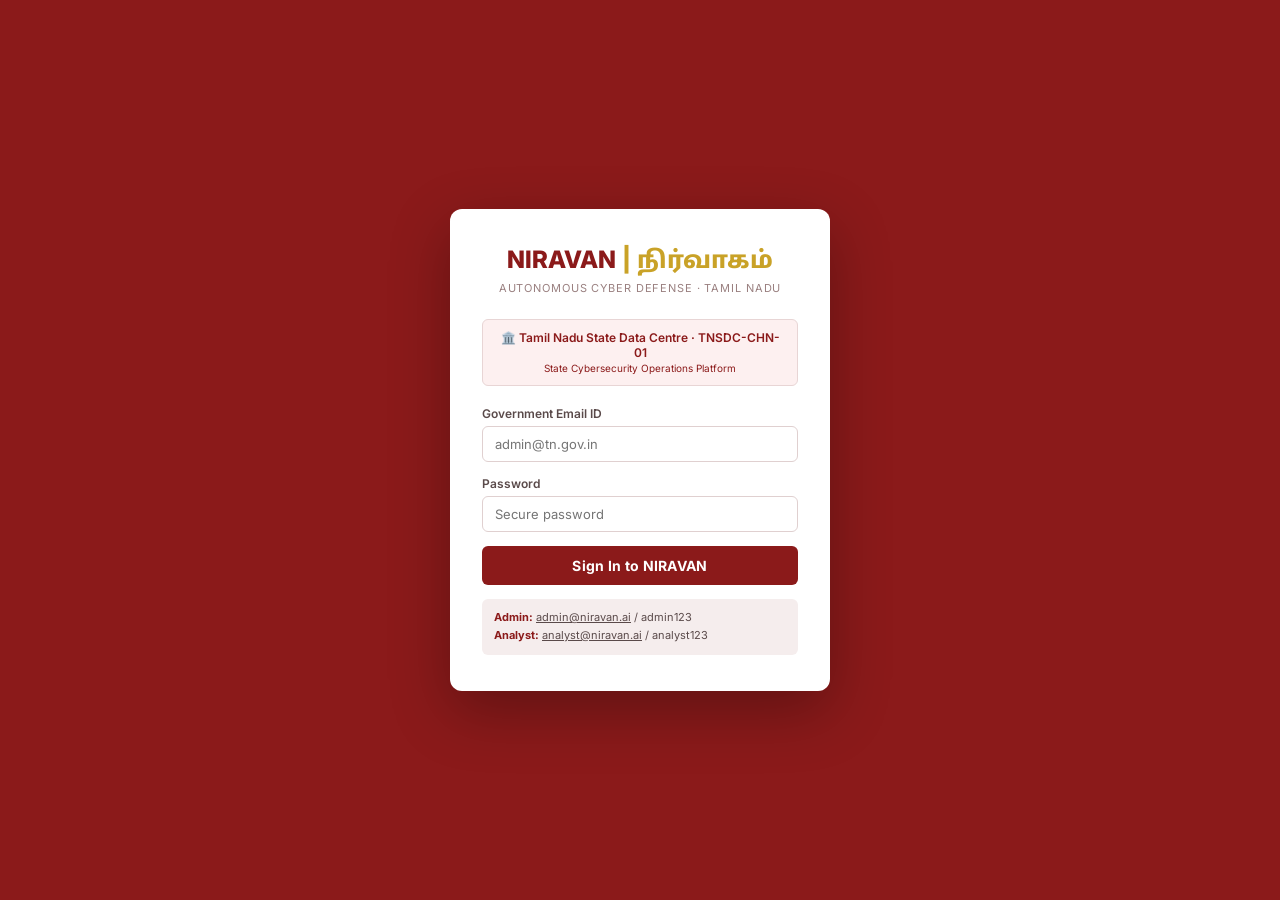
<file: index.html>
<!DOCTYPE html>
<html lang="en">
<head>
<meta charset="UTF-8">
<meta name="viewport" content="width=device-width, initial-scale=1.0">
<title>NIRAVAN | நிர்வாகம் — Tamil Nadu Cyber Defense</title>
<meta name="description" content="NIRAVAN — Autonomous AI Cyber Defense for Tamil Nadu Government">
<link href="https://fonts.googleapis.com/css2?family=Inter:wght@300;400;500;600;700;800&family=Noto+Sans+Tamil:wght@400;500;600;700&display=swap" rel="stylesheet">
<style>
/* ══════════════════════════════════════════════
   NIRAVAN Design System — Exact Match
══════════════════════════════════════════════ */
:root {
  --maroon: #8B1A1A;
  --maroon-dark: #6B1313;
  --maroon-deep: #5a1111;
  --maroon-light: #a52222;
  --gold: #C9A227;
  --gold-light: #d4b040;
  --sidebar-bg: #FDF0F0;
  --sidebar-active-bg: #f5e0e0;
  --header-bg: #8B1A1A;
  --main-bg: #f9f4f4;
  --white: #ffffff;
  --cream: #FFF8F5;
  --border: #e8d5d5;
  --border-light: #f0e0e0;
  --text-primary: #1a1a1a;
  --text-secondary: #5a4a4a;
  --text-muted: #9a8080;
  --green: #16a34a;
  --green-bg: #dcfce7;
  --green-border: #86efac;
  --red: #dc2626;
  --orange: #ea580c;
  --yellow: #ca8a04;
  --blue: #2563eb;
  --shadow: 0 1px 3px rgba(139,26,26,0.08), 0 1px 2px rgba(0,0,0,0.04);
  --shadow-md: 0 4px 12px rgba(139,26,26,0.1), 0 2px 4px rgba(0,0,0,0.04);
  --radius: 8px;
  --sidebar-width: 185px;
}

*, *::before, *::after { box-sizing: border-box; margin: 0; padding: 0; }
html, body { height: 100%; }
body {
  font-family: 'Inter', 'Noto Sans Tamil', sans-serif;
  font-size: 13px;
  color: var(--text-primary);
  background: var(--main-bg);
  overflow: hidden;
}

/* ══ LOGIN ══ */
#login-screen {
  position: fixed; inset: 0;
  background: var(--maroon);
  display: flex; align-items: center; justify-content: center;
  z-index: 9999;
}
.login-box {
  background: #fff;
  border-radius: 12px;
  padding: 36px 32px;
  width: 380px;
  box-shadow: 0 20px 60px rgba(0,0,0,0.3);
}
.login-brand {
  text-align: center;
  margin-bottom: 24px;
}
.login-brand-title {
  font-size: 24px;
  font-weight: 800;
  color: var(--maroon);
}
.login-brand-sep { color: var(--gold); margin: 0 6px; }
.login-brand-tamil {
  font-family: 'Noto Sans Tamil', sans-serif;
  color: var(--gold);
}
.login-brand-sub {
  font-size: 11px;
  color: var(--text-muted);
  margin-top: 4px;
  text-transform: uppercase;
  letter-spacing: 0.08em;
}
.login-org {
  background: var(--sidebar-bg);
  border: 1px solid var(--border);
  border-radius: 6px;
  padding: 10px 12px;
  margin-bottom: 20px;
  text-align: center;
  font-size: 12px;
  color: var(--maroon);
  font-weight: 600;
}
.lbl { display: block; font-size: 12px; font-weight: 600; color: var(--text-secondary); margin-bottom: 5px; }
.inp {
  width: 100%;
  padding: 9px 12px;
  border: 1px solid #e0d0d0;
  border-radius: 6px;
  font-size: 13px;
  font-family: inherit;
  outline: none;
  transition: border-color 0.15s;
  margin-bottom: 14px;
}
.inp:focus { border-color: var(--maroon); box-shadow: 0 0 0 3px rgba(139,26,26,0.1); }
.btn-login-main {
  width: 100%;
  background: var(--maroon);
  color: #fff;
  border: none;
  border-radius: 6px;
  padding: 11px;
  font-size: 14px;
  font-weight: 700;
  font-family: inherit;
  cursor: pointer;
  transition: background 0.15s;
  letter-spacing: 0.02em;
}
.btn-login-main:hover { background: var(--maroon-light); }
.login-hint {
  margin-top: 14px;
  background: #f5eded;
  border-radius: 6px;
  padding: 10px 12px;
  font-size: 11px;
  color: var(--text-secondary);
  line-height: 1.6;
}
.login-hint strong { color: var(--maroon); }
.login-err {
  color: var(--red);
  font-size: 12px;
  margin-bottom: 10px;
  display: none;
}

/* ══ SHELL ══ */
#app { display: none; height: 100vh; flex-direction: column; }
#app.active { display: flex; }

/* ══ HEADER ══ */
.header {
  height: 52px;
  background: var(--maroon);
  display: flex;
  align-items: center;
  padding: 0 18px;
  gap: 14px;
  flex-shrink: 0;
  border-bottom: 2px solid var(--maroon-dark);
}
.header-brand {
  display: flex;
  align-items: center;
  gap: 0;
  flex-shrink: 0;
}
.header-brand-name {
  font-size: 18px;
  font-weight: 800;
  color: var(--gold);
  letter-spacing: -0.01em;
}
.header-brand-sep {
  color: rgba(201,162,39,0.5);
  margin: 0 10px;
  font-weight: 300;
}
.header-brand-tamil {
  font-family: 'Noto Sans Tamil', sans-serif;
  font-size: 16px;
  font-weight: 600;
  color: var(--gold);
}
.header-page-label {
  font-size: 11px;
  font-weight: 700;
  text-transform: uppercase;
  letter-spacing: 0.1em;
  color: rgba(255,255,255,0.6);
  margin-left: 8px;
  flex-shrink: 0;
}
.header-search {
  flex: 1;
  max-width: 320px;
  margin: 0 auto;
  position: relative;
}
.header-search input {
  width: 100%;
  background: rgba(255,255,255,0.12);
  border: 1px solid rgba(255,255,255,0.2);
  border-radius: 6px;
  padding: 6px 12px 6px 30px;
  font-size: 12px;
  font-family: inherit;
  color: #fff;
  outline: none;
}
.header-search input::placeholder { color: rgba(255,255,255,0.5); }
.header-search-icon {
  position: absolute;
  left: 9px; top: 50%;
  transform: translateY(-50%);
  color: rgba(255,255,255,0.5);
  font-size: 13px;
}
.header-right { display: flex; align-items: center; gap: 10px; }
.header-lang-btn {
  background: transparent;
  border: 1px solid rgba(255,255,255,0.3);
  color: rgba(255,255,255,0.9);
  border-radius: 4px;
  padding: 4px 10px;
  font-size: 11px;
  font-weight: 600;
  font-family: 'Noto Sans Tamil', 'Inter', sans-serif;
  cursor: pointer;
  transition: all 0.15s;
  letter-spacing: 0.02em;
}
.header-lang-btn:hover { background: rgba(255,255,255,0.12); }
.header-sdc-badge {
  display: flex; align-items: center; gap: 6px;
  background: rgba(255,255,255,0.1);
  border: 1px solid rgba(255,255,255,0.2);
  border-radius: 20px;
  padding: 4px 10px 4px 6px;
  font-size: 10px;
  font-weight: 600;
  color: rgba(255,255,255,0.9);
  text-transform: uppercase;
  letter-spacing: 0.05em;
}
.sdc-icon {
  width: 22px; height: 22px;
  background: var(--gold);
  border-radius: 50%;
  display: flex; align-items: center; justify-content: center;
  font-size: 11px;
}
.header-online-dot {
  width: 7px; height: 7px;
  background: #4ade80;
  border-radius: 50%;
  flex-shrink: 0;
  box-shadow: 0 0 6px #4ade80;
}

/* ══ BODY LAYOUT ══ */
.app-body { display: flex; flex: 1; overflow: hidden; }

/* ══ SIDEBAR ══ */
.sidebar {
  width: var(--sidebar-width);
  background: var(--sidebar-bg);
  border-right: 1px solid var(--border);
  display: flex;
  flex-direction: column;
  flex-shrink: 0;
  overflow-y: auto;
}
.sidebar-profile {
  padding: 10px 14px 8px;
  border-bottom: 1px solid var(--border-light);
}
.sidebar-avatar {
  width: 44px; height: 44px;
  border-radius: 50%;
  overflow: hidden;
  border: 2px solid var(--border);
  margin: 0 auto 5px;
  background: linear-gradient(135deg, #8B1A1A 40%, #2c4a7a 100%);
  display: flex; align-items: center; justify-content: center;
  font-size: 16px;
  color: #fff;
  font-weight: 700;
}
.sidebar-system-label {
  text-align: center;
  font-size: 12px;
  font-weight: 700;
  color: var(--maroon);
}
.sidebar-system-sub {
  text-align: center;
  font-size: 9px;
  font-weight: 600;
  letter-spacing: 0.06em;
  text-transform: uppercase;
  color: var(--green);
  margin-top: 1px;
}
.sidebar-vigilance {
  text-align: center;
  font-size: 9px;
  color: var(--text-muted);
  letter-spacing: 0.04em;
  text-transform: uppercase;
  margin-top: 1px;
}
.sidebar-nav { padding: 4px 0; flex: 1; }
.nav-item {
  display: flex;
  align-items: center;
  gap: 8px;
  padding: 7px 14px;
  cursor: pointer;
  color: var(--text-secondary);
  font-size: 12px;
  font-weight: 500;
  transition: all 0.15s;
  border-right: 3px solid transparent;
  user-select: none;
}
.nav-item:hover { background: rgba(139,26,26,0.06); color: var(--maroon); }
.nav-item.active {
  background: var(--sidebar-active-bg);
  color: var(--maroon);
  border-right-color: var(--maroon);
  font-weight: 600;
}
.nav-icon {
  width: 18px; height: 18px;
  flex-shrink: 0;
  color: inherit;
  opacity: 0.8;
}
.nav-item.active .nav-icon { opacity: 1; }
.sidebar-authorize {
  margin: 8px 12px 4px;
}
.btn-authorize {
  width: 100%;
  background: var(--maroon-dark);
  color: #fff;
  border: none;
  border-radius: 6px;
  padding: 11px 12px;
  font-size: 12px;
  font-weight: 700;
  font-family: inherit;
  cursor: pointer;
  letter-spacing: 0.05em;
  text-transform: uppercase;
  transition: background 0.15s;
  display: flex; align-items: center; justify-content: center; gap: 6px;
}
.btn-authorize:hover { background: var(--maroon-light); }
.sidebar-bottom-links { padding: 8px 0 12px; border-top: 1px solid var(--border-light); margin-top: 4px; }

/* ══ MAIN CONTENT ══ */
.main { flex: 1; overflow-y: auto; }
.page { display: none; }
.page.active { display: block; }

/* ══ GUARDIAN MODE PAGE ══ */
.guardian-banner {
  background: linear-gradient(135deg, var(--maroon) 0%, var(--maroon-dark) 100%);
  color: #fff;
  padding: 28px 32px;
  position: relative;
  overflow: hidden;
}
.guardian-banner::after {
  content: '';
  position: absolute;
  right: -40px; top: -40px;
  width: 220px; height: 220px;
  border-radius: 50%;
  background: rgba(255,255,255,0.04);
}
.guardian-mode-badge {
  display: inline-flex; align-items: center; gap: 6px;
  background: rgba(201,162,39,0.2);
  border: 1px solid var(--gold);
  border-radius: 20px;
  padding: 4px 12px;
  font-size: 11px;
  font-weight: 700;
  color: var(--gold);
  letter-spacing: 0.05em;
  margin-bottom: 12px;
}
.guardian-mode-dot { width: 7px; height: 7px; background: var(--gold); border-radius: 50%; animation: blink 1.5s infinite; }
@keyframes blink { 0%,100%{opacity:1} 50%{opacity:0.3} }
.guardian-banner h1 { font-size: 26px; font-weight: 800; margin-bottom: 4px; }
.guardian-banner p { font-size: 13px; color: rgba(255,255,255,0.7); }
.guardian-grid {
  display: grid;
  grid-template-columns: repeat(4, 1fr);
  gap: 0;
  border-top: 1px solid rgba(255,255,255,0.1);
  margin-top: 20px;
}
.guardian-stat {
  padding: 16px;
  border-right: 1px solid rgba(255,255,255,0.1);
  text-align: center;
}
.guardian-stat:last-child { border-right: none; }
.guardian-stat-val { font-size: 28px; font-weight: 800; color: var(--gold); }
.guardian-stat-val.ok { color: #4ade80; }
.guardian-stat-val.warn { color: #fbbf24; }
.guardian-stat-val.danger { color: #f87171; }
.guardian-stat-lbl { font-size: 10px; text-transform: uppercase; letter-spacing: 0.06em; color: rgba(255,255,255,0.6); margin-top: 3px; }

.guardian-body { padding: 24px; }
.section-title {
  font-size: 15px;
  font-weight: 700;
  color: var(--maroon);
  margin-bottom: 14px;
  display: flex; align-items: center; gap: 8px;
}
.section-title::after {
  content: '';
  flex: 1;
  height: 1px;
  background: var(--border);
}
.threat-cards {
  display: grid;
  grid-template-columns: repeat(3, 1fr);
  gap: 14px;
  margin-bottom: 24px;
}
.threat-card {
  background: #fff;
  border: 1px solid var(--border);
  border-radius: var(--radius);
  padding: 16px;
  box-shadow: var(--shadow);
  border-left: 4px solid;
}
.threat-card.critical { border-left-color: #dc2626; }
.threat-card.high { border-left-color: #ea580c; }
.threat-card.medium { border-left-color: #ca8a04; }
.threat-card.ok { border-left-color: #16a34a; }
.threat-card-type { font-size: 10px; font-weight: 700; text-transform: uppercase; letter-spacing: 0.06em; color: var(--text-muted); }
.threat-card-title { font-size: 14px; font-weight: 700; color: var(--text-primary); margin: 4px 0; }
.threat-card-detail { font-size: 12px; color: var(--text-secondary); }
.threat-card-time { font-size: 11px; color: var(--text-muted); margin-top: 8px; }

/* ══ DISTRICT MAP PAGE ══ */
.district-header {
  background: #fff;
  border-bottom: 1px solid var(--border);
  padding: 16px 24px;
  display: flex; align-items: center; justify-content: space-between;
}
.district-title { font-size: 17px; font-weight: 700; color: var(--maroon); }
.district-sub { font-size: 12px; color: var(--text-muted); margin-top: 2px; }
.district-grid-outer { padding: 20px 24px; }
.district-stats-row {
  display: grid;
  grid-template-columns: repeat(4, 1fr);
  gap: 12px;
  margin-bottom: 20px;
}
.district-stat-card {
  background: #fff;
  border: 1px solid var(--border);
  border-radius: var(--radius);
  padding: 14px 16px;
  box-shadow: var(--shadow);
}
.district-stat-val { font-size: 24px; font-weight: 800; color: var(--maroon); }
.district-stat-lbl { font-size: 11px; color: var(--text-muted); text-transform: uppercase; letter-spacing: 0.05em; margin-top: 2px; }
.district-tiles-label {
  font-size: 11px;
  font-weight: 700;
  text-transform: uppercase;
  letter-spacing: 0.06em;
  color: var(--text-muted);
  margin-bottom: 10px;
  display: flex; align-items: center; gap: 8px;
}
.district-tiles {
  display: grid;
  grid-template-columns: repeat(6, 1fr);
  gap: 8px;
  margin-bottom: 20px;
}
.district-tile {
  border-radius: 6px;
  padding: 12px 8px;
  text-align: center;
  font-weight: 700;
  font-size: 12px;
  cursor: default;
}
.district-tile-name { font-size: 9px; font-weight: 600; letter-spacing: 0.04em; text-transform: uppercase; opacity: 0.85; margin-bottom: 4px; }
.district-tile-pct { font-size: 18px; font-weight: 800; }
.district-tile.high { background: var(--maroon-dark); color: #fff; }
.district-tile.medium { background: #a85f1f; color: #fff; }
.district-tile.low { background: #ca8a04; color: #fff; }
.district-tile.risk { background: #dc2626; color: #fff; }
.district-table-wrap {
  background: #fff;
  border: 1px solid var(--border);
  border-radius: var(--radius);
  overflow: hidden;
  box-shadow: var(--shadow);
}

/* ══ COMPLIANCE REGISTRY PAGE ══ */
.compliance-topbar {
  background: #fff;
  border-bottom: 1px solid var(--border);
  padding: 10px 20px;
  display: flex;
  align-items: center;
  gap: 16px;
  font-size: 12px;
}
.guardian-active-badge {
  display: flex; align-items: center; gap: 5px;
  background: var(--green-bg);
  border: 1px solid var(--green-border);
  border-radius: 20px;
  padding: 3px 10px;
  font-size: 11px;
  font-weight: 700;
  color: var(--green);
  letter-spacing: 0.04em;
}
.guardian-active-badge span { width: 6px; height: 6px; background: var(--green); border-radius: 50%; }
.topbar-sep { color: var(--text-muted); }
.topbar-desc { color: var(--text-secondary); font-weight: 500; flex: 1; }
.audit-countdown {
  display: flex; align-items: center; gap: 6px;
  font-size: 11px;
  color: var(--text-muted);
}
.countdown-val {
  font-size: 16px;
  font-weight: 800;
  font-family: monospace;
  color: var(--maroon);
}
.compliance-body { padding: 20px; display: grid; grid-template-columns: 280px 1fr; gap: 20px; }
.sdc-panel {
  background: #fff;
  border: 1px solid var(--border);
  border-radius: var(--radius);
  padding: 18px;
  box-shadow: var(--shadow);
  height: fit-content;
}
.sdc-panel-title { font-size: 14px; font-weight: 700; color: var(--maroon); margin-bottom: 4px; }
.sdc-panel-sub { font-size: 11px; color: var(--text-muted); }
.sdc-sync-icon {
  width: 70px; height: 70px;
  border: 3px solid var(--border);
  border-radius: 12px;
  margin: 16px auto;
  display: flex; align-items: center; justify-content: center;
  font-size: 28px;
  background: var(--cream);
}
.sdc-sync-label { text-align: center; font-size: 12px; font-weight: 700; color: var(--green); }
.sdc-sync-sub { text-align: center; font-size: 10px; color: var(--text-muted); text-transform: uppercase; letter-spacing: 0.05em; }
.sdc-handshake { display: flex; align-items: center; justify-content: space-between; margin-top: 14px; padding-top: 12px; border-top: 1px solid var(--border-light); font-size: 12px; color: var(--text-muted); }
.sdc-handshake strong { color: var(--text-primary); }
.compliance-right {}
.framework-header { display: flex; align-items: center; justify-content: space-between; margin-bottom: 16px; }
.framework-title { font-size: 15px; font-weight: 700; color: var(--maroon); }
.btn-export {
  display: flex; align-items: center; gap: 5px;
  border: 1px solid var(--border);
  background: #fff;
  border-radius: 5px;
  padding: 6px 12px;
  font-size: 12px;
  font-weight: 600;
  color: var(--text-secondary);
  cursor: pointer;
  font-family: inherit;
  transition: all 0.15s;
}
.btn-export:hover { border-color: var(--maroon); color: var(--maroon); }
.framework-rings {
  display: flex;
  gap: 20px;
  background: #fff;
  border: 1px solid var(--border);
  border-radius: var(--radius);
  padding: 24px 20px;
  margin-bottom: 16px;
  box-shadow: var(--shadow);
  justify-content: space-around;
}
.ring-item { text-align: center; }
.ring-wrap {
  width: 100px; height: 100px;
  position: relative;
  margin: 0 auto 10px;
}
.ring-wrap svg { transform: rotate(-90deg); }
.ring-text {
  position: absolute; inset: 0;
  display: flex; flex-direction: column;
  align-items: center; justify-content: center;
}
.ring-pct { font-size: 20px; font-weight: 800; }
.ring-pct.certin { color: var(--maroon); }
.ring-pct.dpdp { color: var(--gold); }
.ring-pct.itact { color: var(--blue); }
.ring-label { font-size: 12px; font-weight: 700; color: var(--text-primary); }
.ring-sublabel { font-size: 10px; color: var(--text-muted); text-transform: uppercase; letter-spacing: 0.05em; margin-top: 2px; }

.dept-registry {
  background: #fff;
  border: 1px solid var(--border);
  border-radius: var(--radius);
  overflow: hidden;
  box-shadow: var(--shadow);
  margin-bottom: 16px;
}
.dept-registry-header {
  display: flex; align-items: center; justify-content: space-between;
  padding: 14px 16px;
  border-bottom: 1px solid var(--border-light);
}
.dept-registry-title { font-size: 14px; font-weight: 700; color: var(--text-primary); }
.dept-filter-input {
  padding: 6px 10px;
  border: 1px solid var(--border);
  border-radius: 4px;
  font-size: 12px;
  font-family: inherit;
  outline: none;
  background: var(--cream);
  color: var(--text-secondary);
}
.dept-filter-input:focus { border-color: var(--maroon); }

/* ══ DISTRICT VISUALIZER ══ */
.visualizer-section {
  background: #fff;
  border: 1px solid var(--border);
  border-radius: var(--radius);
  overflow: hidden;
  box-shadow: var(--shadow);
}
.visualizer-header {
  padding: 14px 16px;
  border-bottom: 1px solid var(--border-light);
  display: flex; align-items: center; justify-content: space-between;
}
.visualizer-title { font-size: 14px; font-weight: 700; color: var(--text-primary); }
.visualizer-legend { display: flex; gap: 12px; }
.legend-item { display: flex; align-items: center; gap: 4px; font-size: 11px; color: var(--text-muted); }
.legend-dot { width: 8px; height: 8px; border-radius: 50%; }
.visualizer-body { padding: 16px; }
.compliance-viz-tiles {
  display: grid;
  grid-template-columns: repeat(6, 1fr);
  gap: 8px;
  margin-bottom: 16px;
}
.compliance-viz-tile {
  border-radius: 5px;
  padding: 10px 6px;
  text-align: center;
  font-weight: 700;
}
.compliance-viz-tile-name { font-size: 8px; font-weight: 600; letter-spacing: 0.04em; text-transform: uppercase; opacity: 0.8; }
.compliance-viz-tile-val { font-size: 16px; font-weight: 800; }
.compliance-viz-tile.high { background: var(--maroon-dark); color: #fff; }
.compliance-viz-tile.medium { background: #9b5f1a; color: #fff; }
.compliance-viz-tile.risk { background: #dc2626; color: #fff; }
.telemetry-dots {
  border-top: 1px solid var(--border-light);
  padding-top: 12px;
}
.telemetry-dots-label {
  font-size: 9px;
  text-transform: uppercase;
  letter-spacing: 0.1em;
  color: var(--text-muted);
  text-align: center;
  margin-bottom: 8px;
}
.dots-grid {
  display: grid;
  grid-template-columns: repeat(8, 1fr);
  gap: 10px;
  padding: 0 8px;
}
.dot-node {
  width: 10px; height: 10px;
  border-radius: 50%;
  margin: 0 auto;
}
.dot-node.high { background: var(--maroon); }
.dot-node.medium { background: var(--gold); }
.dot-node.low { background: #d4d4d4; }
.dot-node.risk { background: var(--red); }
.compliance-footer {
  border-top: 1px solid var(--border);
  padding: 12px 24px;
  display: flex; align-items: center; gap: 32px;
  background: #fff;
}
.compliance-footer-stat strong { font-size: 18px; color: var(--maroon); }
.compliance-footer-stat span { font-size: 11px; color: var(--text-muted); display: block; margin-top: 1px; }
.compliance-page-footer {
  padding: 10px 20px;
  text-align: center;
  font-size: 11px;
  color: var(--text-muted);
  border-top: 1px solid var(--border);
  background: #fff;
}

/* ══ AUDIT LOGS PAGE ══ */
.audit-content-header {
  background: #fff;
  border-bottom: 1px solid var(--border);
  padding: 16px 24px;
  display: flex; align-items: flex-start; justify-content: space-between;
}
.audit-title-area {}
.audit-title { font-size: 16px; font-weight: 700; color: var(--text-primary); }
.audit-subtitle { font-size: 12px; color: var(--text-muted); margin-top: 2px; }
.audit-header-right { display: flex; align-items: center; gap: 12px; }
.guardian-mode-pill {
  display: flex; align-items: center; gap: 5px;
  border: 1.5px solid var(--gold);
  border-radius: 4px;
  padding: 5px 10px;
  font-size: 10px;
  font-weight: 700;
  color: var(--gold);
  letter-spacing: 0.05em;
  text-transform: uppercase;
}
.guardian-mode-pill svg { color: var(--gold); }
.hash-panel {
  font-size: 11px;
  color: var(--text-muted);
}
.hash-label { font-size: 9px; text-transform: uppercase; letter-spacing: 0.08em; color: var(--text-muted); margin-bottom: 2px; }
.hash-val {
  display: flex; align-items: center; gap: 6px;
  background: var(--cream);
  border: 1px solid var(--border);
  border-radius: 4px;
  padding: 4px 8px;
  font-size: 11px;
  font-family: monospace;
  color: var(--text-secondary);
}
.hash-copy-btn { cursor: pointer; color: var(--text-muted); }
.audit-stats-row {
  display: grid;
  grid-template-columns: repeat(4, 1fr);
  border-bottom: 1px solid var(--border);
  background: #fff;
}
.audit-stat {
  padding: 16px 20px;
  border-right: 1px solid var(--border-light);
}
.audit-stat:last-child { border-right: none; }
.audit-stat-label {
  font-size: 10px;
  text-transform: uppercase;
  letter-spacing: 0.06em;
  color: var(--text-muted);
  font-weight: 600;
  margin-bottom: 4px;
}
.audit-stat-val { font-size: 26px; font-weight: 800; color: var(--maroon); }
.audit-stat-val.danger { color: var(--red); }
.audit-stat-val.ok { color: var(--text-primary); }
.audit-body { padding: 20px 24px; }
.audit-toolbar {
  display: flex; align-items: center; justify-content: space-between;
  margin-bottom: 14px;
}
.audit-toolbar-left { display: flex; gap: 8px; }
.btn-toolbar {
  display: flex; align-items: center; gap: 5px;
  border: 1px solid var(--border);
  background: #fff;
  border-radius: 5px;
  padding: 7px 12px;
  font-size: 12px;
  font-weight: 600;
  color: var(--text-secondary);
  cursor: pointer;
  font-family: inherit;
  transition: all 0.15s;
}
.btn-toolbar:hover { border-color: var(--maroon); color: var(--maroon); }
.audit-realtime-label {
  font-size: 11px;
  color: var(--text-muted);
  font-style: italic;
}
/* Gov table */
.gov-table {
  width: 100%;
  border-collapse: collapse;
  background: #fff;
  border: 1px solid var(--border);
  border-radius: var(--radius);
  overflow: hidden;
  box-shadow: var(--shadow);
}
.gov-table th {
  background: #fff5f5;
  border-bottom: 2px solid var(--border);
  padding: 10px 16px;
  text-align: left;
  font-size: 11px;
  font-weight: 700;
  color: var(--maroon);
  text-transform: uppercase;
  letter-spacing: 0.06em;
  white-space: nowrap;
}
.gov-table td {
  padding: 12px 16px;
  border-bottom: 1px solid var(--border-light);
  font-size: 12px;
  color: var(--text-primary);
  vertical-align: middle;
}
.gov-table tr:last-child td { border-bottom: none; }
.gov-table tr:hover td { background: #fdf8f8; }
.event-type-cell { display: flex; align-items: center; gap: 7px; font-weight: 600; font-size: 12px; }
.event-dot { width: 8px; height: 8px; border-radius: 50%; flex-shrink: 0; }
.event-dot.red { background: var(--red); }
.event-dot.blue { background: var(--blue); }
.event-dot.gold { background: var(--gold); }
.event-dot.green { background: var(--green); }
.event-dot.purple { background: #9333ea; }
.verified-badge {
  display: inline-block;
  background: var(--green-bg);
  border: 1px solid var(--green-border);
  border-radius: 4px;
  padding: 3px 8px;
  font-size: 10px;
  font-weight: 700;
  color: var(--green);
  letter-spacing: 0.05em;
  text-transform: uppercase;
}
.chain-link {
  color: var(--maroon);
  font-size: 12px;
  font-weight: 600;
  cursor: pointer;
  text-decoration: none;
  white-space: nowrap;
}
.chain-link:hover { text-decoration: underline; }
.audit-pagination {
  display: flex; align-items: center; justify-content: space-between;
  margin-top: 12px;
  font-size: 12px;
}
.audit-pagination-label { color: var(--text-muted); }
.pagination-controls { display: flex; align-items: center; gap: 4px; }
.page-btn {
  padding: 5px 9px;
  border: 1px solid var(--border);
  border-radius: 4px;
  background: #fff;
  font-size: 12px;
  font-family: inherit;
  cursor: pointer;
  color: var(--text-secondary);
  transition: all 0.15s;
}
.page-btn:hover { border-color: var(--maroon); color: var(--maroon); }
.page-btn.active { background: var(--maroon); color: #fff; border-color: var(--maroon); }
.page-btn:disabled { opacity: 0.4; cursor: not-allowed; }

/* Blockchain verification card */
.blockchain-card {
  background: linear-gradient(135deg, var(--maroon-dark) 0%, #3d1010 100%);
  border-radius: var(--radius);
  padding: 24px;
  margin-top: 20px;
  display: grid;
  grid-template-columns: 1fr 1fr;
  gap: 24px;
  align-items: center;
  position: relative;
  overflow: hidden;
}
.blockchain-card::before {
  content: '';
  position: absolute;
  right: 260px; top: 50%;
  transform: translateY(-50%);
  width: 180px; height: 180px;
  border-radius: 50%;
  border: 30px solid rgba(201,162,39,0.1);
}
.blockchain-left {}
.blockchain-title {
  font-size: 17px;
  font-weight: 700;
  color: #fff;
  margin-bottom: 8px;
}
.blockchain-desc {
  font-size: 12px;
  color: rgba(255,255,255,0.7);
  line-height: 1.6;
  margin-bottom: 16px;
}
.blockchain-btns { display: flex; gap: 10px; }
.btn-verify {
  display: flex; align-items: center; gap: 6px;
  background: var(--gold);
  color: #fff;
  border: none;
  border-radius: 5px;
  padding: 9px 14px;
  font-size: 12px;
  font-weight: 700;
  font-family: inherit;
  cursor: pointer;
  transition: background 0.15s;
}
.btn-verify:hover { background: var(--gold-light); }
.btn-download {
  background: transparent;
  color: rgba(255,255,255,0.85);
  border: 1px solid rgba(255,255,255,0.3);
  border-radius: 5px;
  padding: 9px 14px;
  font-size: 12px;
  font-weight: 600;
  font-family: inherit;
  cursor: pointer;
  transition: all 0.15s;
}
.btn-download:hover { background: rgba(255,255,255,0.08); }
.blockchain-right { text-align: center; }
.integrity-label {
  font-size: 10px;
  text-transform: uppercase;
  letter-spacing: 0.08em;
  color: rgba(255,255,255,0.5);
  margin-bottom: 12px;
}
.integrity-ring {
  width: 110px; height: 110px;
  position: relative;
  margin: 0 auto 10px;
}
.integrity-ring svg { transform: rotate(-90deg); }
.integrity-ring-text {
  position: absolute; inset: 0;
  display: flex; flex-direction: column;
  align-items: center; justify-content: center;
}
.integrity-pct { font-size: 18px; font-weight: 800; color: #fff; }
.integrity-desc { font-size: 14px; font-weight: 700; color: #4ade80; }
.integrity-sub { font-size: 10px; color: rgba(255,255,255,0.5); margin-top: 2px; }

/* ══ SETTINGS PAGE ══ */
.settings-header {
  background: #fff;
  border-bottom: 1px solid var(--border);
  padding: 20px 24px;
  display: flex; align-items: flex-start; justify-content: space-between;
}
.settings-title { font-size: 22px; font-weight: 800; color: var(--maroon); margin-bottom: 4px; }
.settings-subtitle { font-size: 12px; color: var(--text-secondary); line-height: 1.5; max-width: 480px; }
.bilingual-sel { }
.bilingual-label { font-size: 10px; text-transform: uppercase; letter-spacing: 0.08em; color: var(--text-muted); margin-bottom: 6px; font-weight: 600; }
.bilingual-toggle {
  display: flex;
  border: 1px solid var(--border);
  border-radius: 5px;
  overflow: hidden;
}
.bilingual-opt {
  padding: 7px 14px;
  font-size: 12px;
  font-weight: 600;
  font-family: inherit;
  cursor: pointer;
  border: none;
  transition: all 0.15s;
}
.bilingual-opt.active { background: var(--maroon); color: #fff; }
.bilingual-opt:not(.active) { background: #fff; color: var(--text-secondary); }

.settings-body { padding: 20px 24px; display: grid; grid-template-columns: 1fr 260px; gap: 20px; }
.settings-left {}
.settings-right {}

.settings-section {
  background: #fff;
  border: 1px solid var(--border);
  border-radius: var(--radius);
  padding: 20px;
  margin-bottom: 16px;
  box-shadow: var(--shadow);
}
.settings-section-title {
  display: flex; align-items: center; gap: 8px;
  font-size: 15px;
  font-weight: 700;
  color: var(--text-primary);
  margin-bottom: 16px;
}
.settings-section-title svg { color: var(--maroon); }
.threshold-row {
  display: flex; align-items: flex-start; justify-content: space-between;
  margin-bottom: 12px;
}
.threshold-info {}
.threshold-label { font-size: 13px; font-weight: 600; color: var(--text-primary); }
.threshold-desc { font-size: 12px; color: var(--text-muted); margin-top: 2px; max-width: 340px; }
.threshold-badge {
  background: var(--maroon);
  color: #fff;
  font-size: 13px;
  font-weight: 700;
  padding: 5px 12px;
  border-radius: 5px;
  flex-shrink: 0;
}
.slider-wrap { margin-bottom: 14px; }
.slider {
  -webkit-appearance: none;
  width: 100%;
  height: 4px;
  border-radius: 2px;
  background: linear-gradient(to right, var(--maroon) 0%, var(--maroon) 85.5%, var(--border) 85.5%);
  outline: none;
  cursor: pointer;
}
.slider::-webkit-slider-thumb {
  -webkit-appearance: none;
  width: 16px; height: 16px;
  border-radius: 50%;
  background: var(--maroon);
  border: 2px solid #fff;
  box-shadow: 0 2px 4px rgba(0,0,0,0.2);
}
.slider-labels {
  display: flex; justify-content: space-between;
  font-size: 10px;
  text-transform: uppercase;
  letter-spacing: 0.06em;
  color: var(--text-muted);
  margin-top: 5px;
}
.toggle-cards {
  display: grid;
  grid-template-columns: 1fr 1fr;
  gap: 12px;
  margin-top: 4px;
}
.toggle-card {
  background: #fff5f5;
  border: 1px solid var(--border);
  border-radius: 6px;
  padding: 14px;
  display: flex; align-items: flex-start; justify-content: space-between;
  gap: 10px;
}
.toggle-card-info {}
.toggle-card-label { font-size: 13px; font-weight: 600; color: var(--text-primary); }
.toggle-card-desc { font-size: 11px; color: var(--text-muted); margin-top: 3px; line-height: 1.4; }
.toggle-switch {
  position: relative;
  width: 38px; height: 22px;
  flex-shrink: 0;
}
.toggle-switch input { display: none; }
.toggle-slider {
  position: absolute; inset: 0;
  border-radius: 22px;
  background: #d4d4d4;
  cursor: pointer;
  transition: background 0.2s;
}
.toggle-slider::after {
  content: '';
  position: absolute;
  left: 2px; top: 2px;
  width: 18px; height: 18px;
  border-radius: 50%;
  background: #fff;
  transition: transform 0.2s;
  box-shadow: 0 1px 3px rgba(0,0,0,0.2);
}
.toggle-switch input:checked + .toggle-slider { background: #2563eb; }
.toggle-switch input:checked + .toggle-slider::after { transform: translateX(16px); }

/* Telemetry health panel */
.telemetry-panel {
  background: var(--maroon);
  border-radius: var(--radius);
  padding: 18px;
  color: #fff;
  margin-bottom: 14px;
}
.telemetry-panel-header {
  display: flex; align-items: center; gap: 6px;
  font-size: 10px;
  font-weight: 700;
  letter-spacing: 0.1em;
  text-transform: uppercase;
  color: var(--gold);
  margin-bottom: 16px;
}
.telemetry-gauge {
  width: 130px; height: 75px;
  position: relative;
  margin: 0 auto 12px;
  overflow: visible;
}
.telemetry-pct {
  text-align: center;
  font-size: 32px;
  font-weight: 800;
  color: var(--gold);
  line-height: 1;
  margin-bottom: 4px;
}
.telemetry-coverage { text-align: center; font-size: 12px; color: rgba(255,255,255,0.7); }
.telemetry-threats {
  display: flex; align-items: center; justify-content: space-between;
  margin-top: 14px;
  padding-top: 12px;
  border-top: 1px solid rgba(255,255,255,0.15);
  font-size: 12px;
  color: rgba(255,255,255,0.6);
}
.telemetry-threats strong { color: var(--gold); }

/* Alert channels */
.alert-channels-section {
  background: #fff;
  border: 1px solid var(--border);
  border-radius: var(--radius);
  padding: 18px;
  box-shadow: var(--shadow);
  margin-bottom: 14px;
}
.alert-channel-item {
  display: flex; align-items: center; gap: 10px;
  padding: 10px 0;
  border-bottom: 1px solid var(--border-light);
}
.alert-channel-item:last-child { border-bottom: none; }
.channel-icon {
  width: 34px; height: 34px;
  border: 1px solid var(--border);
  border-radius: 6px;
  display: flex; align-items: center; justify-content: center;
  background: var(--cream);
  flex-shrink: 0;
  font-size: 16px;
}
.channel-info { flex: 1; }
.channel-name { font-size: 13px; font-weight: 600; color: var(--text-primary); }
.channel-detail { font-size: 11px; color: var(--text-muted); }
.btn-channel {
  border: 1px solid var(--border);
  background: #fff;
  border-radius: 4px;
  padding: 5px 10px;
  font-size: 11px;
  font-weight: 700;
  font-family: inherit;
  cursor: pointer;
  color: var(--text-secondary);
  transition: all 0.15s;
  letter-spacing: 0.04em;
}
.btn-channel:hover { border-color: var(--maroon); color: var(--maroon); }

/* System core */
.sys-core-section {
  background: #fff;
  border: 1px solid var(--border);
  border-radius: var(--radius);
  padding: 18px;
  box-shadow: var(--shadow);
  margin-bottom: 14px;
}
.sys-core-grid {
  display: grid;
  grid-template-columns: 1fr 1fr;
  gap: 10px;
  margin-bottom: 12px;
}
.sys-core-card {
  background: var(--cream);
  border: 1px solid var(--border);
  border-radius: 5px;
  padding: 10px 12px;
}
.sys-core-card-label { font-size: 10px; text-transform: uppercase; letter-spacing: 0.06em; color: var(--text-muted); font-weight: 600; }
.sys-core-card-val { font-size: 14px; font-weight: 800; color: var(--maroon); margin-top: 3px; }
.sys-core-card-val.green { color: var(--green); }
.kernel-online { display: flex; align-items: center; gap: 4px; }
.kernel-dot { width: 7px; height: 7px; background: var(--green); border-radius: 50%; }
.patch-row {
  background: var(--cream);
  border: 1px solid var(--border);
  border-radius: 5px;
  padding: 10px 12px;
  display: flex; align-items: center; justify-content: space-between;
}
.patch-info {}
.patch-name { font-size: 13px; font-weight: 700; color: var(--text-primary); }
.patch-detail { font-size: 11px; color: var(--text-muted); }
.btn-install {
  background: var(--maroon-dark);
  color: #fff;
  border: none;
  border-radius: 4px;
  padding: 8px 12px;
  font-size: 11px;
  font-weight: 700;
  font-family: inherit;
  cursor: pointer;
  transition: background 0.15s;
  letter-spacing: 0.04em;
}
.btn-install:hover { background: var(--maroon-light); }

/* Danger zone */
.danger-zone {
  background: #fff;
  border: 1px solid #fca5a5;
  border-radius: var(--radius);
  padding: 18px 20px;
  display: flex; align-items: center; gap: 16px;
  box-shadow: var(--shadow);
}
.danger-icon {
  width: 40px; height: 40px;
  background: #fef2f2;
  border: 1px solid #fca5a5;
  border-radius: 8px;
  display: flex; align-items: center; justify-content: center;
  flex-shrink: 0;
  font-size: 18px;
}
.danger-info { flex: 1; }
.danger-title { font-size: 13px; font-weight: 700; color: var(--red); margin-bottom: 4px; }
.danger-desc { font-size: 12px; color: var(--text-muted); line-height: 1.5; }
.btn-factory-reset {
  background: var(--red);
  color: #fff;
  border: none;
  border-radius: 5px;
  padding: 10px 16px;
  font-size: 12px;
  font-weight: 700;
  font-family: inherit;
  cursor: pointer;
  transition: background 0.15s;
  letter-spacing: 0.04em;
  white-space: nowrap;
  flex-shrink: 0;
}
.btn-factory-reset:hover { background: #b91c1c; }

/* settings footer */
.settings-footer {
  border-top: 1px solid var(--border);
  padding: 12px 24px;
  display: flex; align-items: center; justify-content: space-between;
  background: #fff;
  font-size: 12px;
  color: var(--text-muted);
}
.settings-footer-links { display: flex; gap: 16px; }
.settings-footer-link { color: var(--text-muted); cursor: pointer; font-weight: 600; }
.settings-footer-link:hover { color: var(--maroon); }

/* ══ SHARED ══ */
.badge-compliant {
  display: inline-block;
  background: var(--green-bg);
  border: 1px solid var(--green-border);
  border-radius: 4px;
  padding: 2px 8px;
  font-size: 10px;
  font-weight: 700;
  color: var(--green);
  letter-spacing: 0.04em;
  text-transform: uppercase;
}
.badge-pending {
  display: inline-block;
  background: #fefce8;
  border: 1px solid #fde047;
  border-radius: 4px;
  padding: 2px 8px;
  font-size: 10px;
  font-weight: 700;
  color: #854d0e;
  letter-spacing: 0.04em;
  text-transform: uppercase;
}
.badge-noncompliant {
  display: inline-block;
  background: #fef2f2;
  border: 1px solid #fca5a5;
  border-radius: 4px;
  padding: 2px 8px;
  font-size: 10px;
  font-weight: 700;
  color: var(--red);
  letter-spacing: 0.04em;
  text-transform: uppercase;
}
.btn-action-sm {
  border: none;
  border-radius: 4px;
  padding: 4px 10px;
  font-size: 10px;
  font-weight: 700;
  font-family: inherit;
  cursor: pointer;
  letter-spacing: 0.04em;
  text-transform: uppercase;
}
.btn-action-sm.review { background: #eff6ff; color: var(--blue); }
.btn-action-sm.audit { background: #fefce8; color: #854d0e; }
.btn-action-sm.isolate { background: #fef2f2; color: var(--red); }

.progress-bar-sm {
  height: 4px;
  border-radius: 2px;
  background: var(--border);
  overflow: hidden;
  width: 80px;
  display: inline-block;
  vertical-align: middle;
}
.progress-bar-sm-fill {
  height: 100%;
  border-radius: 2px;
}

::-webkit-scrollbar { width: 4px; }
::-webkit-scrollbar-track { background: transparent; }
::-webkit-scrollbar-thumb { background: var(--border); border-radius: 4px; }

/* toast */
#toast {
  position: fixed; bottom: 20px; right: 20px;
  background: #1f2937; color: #fff;
  padding: 11px 16px; border-radius: 7px;
  font-size: 13px; font-weight: 500;
  box-shadow: 0 8px 24px rgba(0,0,0,0.2);
  transform: translateY(60px); opacity: 0;
  transition: all 0.3s; z-index: 9000;
  max-width: 300px;
}
#toast.show { transform: translateY(0); opacity: 1; }
#toast.ok { background: var(--green); }
#toast.err { background: var(--red); }

/* ══════════════════════════════════════════════
   NIRAVAN OS Blueprint Layer Styles (2035 Vision)
   ══════════════════════════════════════════════ */
#page-architecture {
  overflow-y: auto;
  padding: 20px;
  background: #0f0a0a; /* Dark sleek background for 2035 dark mode vision */
  color: #f5efe0;
  height: 100%;
}
.os-blueprint-container {
  max-width: 1300px;
  margin: 0 auto;
  display: flex;
  flex-direction: column;
  gap: 20px;
}
.blueprint-header {
  background: linear-gradient(135deg, var(--maroon) 0%, #3a0000 100%);
  border: 1px solid var(--gold);
  border-radius: var(--radius);
  padding: 16px 24px;
  display: flex;
  justify-content: space-between;
  align-items: center;
  box-shadow: 0 4px 20px rgba(139,26,26,0.3);
}
.blueprint-logo-group {
  display: flex;
  align-items: center;
  gap: 16px;
}
.blueprint-seal {
  width: 44px;
  height: 44px;
}
.blueprint-main-title {
  font-size: 26px;
  font-weight: 800;
  color: var(--gold);
  letter-spacing: 0.05em;
  margin: 0;
  line-height: 1.1;
}
.blueprint-subtitle {
  font-size: 11px;
  font-weight: 700;
  color: #fff;
  letter-spacing: 0.1em;
  text-transform: uppercase;
}
.blueprint-tagline {
  font-size: 10px;
  color: #dfd5c0;
  margin-top: 2px;
}
.blueprint-meta {
  text-align: right;
  border-left: 2px solid var(--gold);
  padding-left: 16px;
}
.blueprint-tag {
  background: var(--gold);
  color: #000;
  font-weight: 800;
  font-size: 9px;
  padding: 2px 8px;
  border-radius: 4px;
  display: inline-block;
  letter-spacing: 0.05em;
}
.blueprint-meta-detail {
  font-size: 10px;
  color: #dfd5c0;
  margin-top: 4px;
  font-weight: 600;
}
.blueprint-grid {
  display: flex;
  flex-direction: column;
  gap: 12px;
}
.blueprint-layer {
  background: rgba(255, 255, 255, 0.03);
  border: 1px solid rgba(255, 255, 255, 0.08);
  border-radius: 6px;
  padding: 12px 16px;
  transition: all 0.25s ease;
  position: relative;
}
.blueprint-layer:hover {
  border-color: rgba(201, 162, 39, 0.4);
  background: rgba(255, 255, 255, 0.05);
  box-shadow: 0 0 15px rgba(201,162,39,0.05);
}
.layer-header {
  display: flex;
  align-items: center;
  gap: 12px;
  margin-bottom: 12px;
  border-bottom: 1px solid rgba(255, 255, 255, 0.05);
  padding-bottom: 6px;
}
.layer-number {
  font-size: 16px;
  font-weight: 800;
  color: var(--gold);
  opacity: 0.8;
  font-family: monospace;
}
.layer-title-group h3 {
  font-size: 12px;
  font-weight: 700;
  color: #fff;
  letter-spacing: 0.05em;
}
.layer-subtitle {
  font-size: 10px;
  color: #9a8080;
  font-weight: 500;
}
.layer-items {
  display: grid;
  grid-template-columns: repeat(auto-fill, minmax(140px, 1fr));
  gap: 10px;
}
.layer-item {
  background: rgba(255, 255, 255, 0.02);
  border: 1px solid rgba(255, 255, 255, 0.05);
  border-radius: 4px;
  padding: 8px;
  cursor: pointer;
  transition: all 0.2s ease;
  text-align: center;
  position: relative;
  overflow: hidden;
}
.layer-item:hover {
  background: rgba(251, 240, 240, 0.06);
  border-color: var(--gold);
  transform: translateY(-2px);
  box-shadow: 0 4px 10px rgba(0,0,0,0.3);
}
.layer-item.action-btn:hover {
  border-color: #ff6b6b;
  background: rgba(139, 26, 26, 0.2);
}
.item-icon {
  font-size: 16px;
  margin-bottom: 4px;
}
.item-name {
  font-size: 10px;
  font-weight: 700;
  color: #f5efe0;
  line-height: 1.2;
}
.item-desc {
  font-size: 8px;
  color: #9a8080;
  margin-top: 2px;
  line-height: 1.25;
}

/* Specific Layer Glowing Borders */
.layer-telemetry-ingest { border-left: 3px solid #1e90ff; }
.layer-event-bus { border-left: 3px solid #00bfff; }
.layer-correlation-engine { border-left: 3px solid #ffd700; }
.layer-knowledge-graphs { border-left: 3px solid #ff8c00; }
.layer-planner-agent { border-left: 3px solid #ff4500; }
.layer-specialist-swarm { border-left: 3px solid #ff00ff; }
.layer-consensus-agent { border-left: 3px solid #da70d6; }
.layer-validator-agent { border-left: 3px solid #ba55d3; }
.layer-tool-containment { border-left: 3px solid #b22222; }
.layer-verification-agent { border-left: 3px solid #32cd32; }
.layer-memory-learning { border-left: 3px solid #ff69b4; }
.layer-stream-console { border-left: 3px solid #00cecb; }

/* AI Analyst Exciting Visuals and Animations */
@keyframes radar-spin {
  0% { transform: rotate(0deg); }
  100% { transform: rotate(360deg); }
}
@keyframes pulse-ring {
  0% { transform: scale(0.95); box-shadow: 0 0 0 0 rgba(139, 26, 26, 0.7); }
  70% { transform: scale(1); box-shadow: 0 0 0 10px rgba(139, 26, 26, 0); }
  100% { transform: scale(0.95); box-shadow: 0 0 0 0 rgba(139, 26, 26, 0); }
}
@keyframes loading-blink {
  0%, 100% { opacity: 0.2; }
  50% { opacity: 1; }
}
.suggested-prompt-btn:hover {
  background: rgba(139, 26, 26, 0.05) !important;
  border-color: var(--maroon) !important;
  transform: translateX(4px);
  box-shadow: 0 2px 5px rgba(139, 26, 26, 0.1);
}
.loading-dots {
  animation: loading-blink 1.4s infinite both;
}

/* OS Blueprint HUD Modal */
.hud-modal {
  display: none;
  position: fixed;
  inset: 0;
  background: rgba(0,0,0,0.8);
  align-items: center;
  justify-content: center;
  z-index: 10000;
  backdrop-filter: blur(5px);
}
.hud-content {
  background: #150f0f;
  border: 1px solid var(--gold);
  border-radius: var(--radius);
  width: 90%;
  max-width: 550px;
  box-shadow: 0 10px 40px rgba(0,0,0,0.8);
  overflow: hidden;
  position: relative;
  display: flex;
  flex-direction: column;
}
.hud-header {
  background: var(--maroon);
  padding: 12px 18px;
  display: flex;
  justify-content: space-between;
  align-items: center;
  border-bottom: 1px solid rgba(255,255,255,0.1);
}
.hud-title-group h4 {
  font-size: 14px;
  font-weight: 700;
  color: var(--gold);
}
.hud-layer-badge {
  font-size: 9px;
  background: rgba(255,255,255,0.15);
  color: #fff;
  padding: 2px 6px;
  border-radius: 10px;
  font-weight: 600;
  text-transform: uppercase;
  letter-spacing: 0.05em;
  margin-top: 2px;
}
.hud-close {
  background: transparent;
  border: none;
  color: #fff;
  font-size: 20px;
  cursor: pointer;
  opacity: 0.7;
  transition: opacity 0.1s;
}
.hud-close:hover { opacity: 1; }
.hud-body {
  padding: 18px;
  overflow-y: auto;
  max-height: 400px;
  font-size: 12px;
  line-height: 1.5;
  color: #f5efe0;
}
.hud-metric-row {
  display: flex;
  justify-content: space-between;
  padding: 6px 0;
  border-bottom: 1px solid rgba(255,255,255,0.05);
}
.hud-metric-lbl { color: #9a8080; }
.hud-metric-val { font-weight: 600; font-family: monospace; }
.hud-section-title {
  font-size: 11px;
  font-weight: 700;
  text-transform: uppercase;
  color: var(--gold);
  margin-top: 14px;
  margin-bottom: 6px;
  letter-spacing: 0.05em;
}
.hud-logs {
  background: #0f0a0a;
  border: 1px solid rgba(255,255,255,0.08);
  border-radius: 4px;
  padding: 8px;
  font-family: monospace;
  font-size: 10px;
  max-height: 120px;
  overflow-y: auto;
  white-space: pre-wrap;
  color: #55ff55;
  margin-top: 4px;
}
.hud-actions {
  display: flex;
  gap: 10px;
  margin-top: 16px;
}
.hud-btn {
  flex: 1;
  padding: 8px 12px;
  border-radius: 4px;
  border: 1px solid rgba(255,255,255,0.15);
  background: rgba(255,255,255,0.05);
  color: #fff;
  font-size: 11px;
  font-weight: 600;
  cursor: pointer;
  text-align: center;
  transition: all 0.15s;
}
.hud-btn:hover {
  background: rgba(255,255,255,0.1);
  border-color: var(--gold);
}
.hud-btn-primary {
  background: var(--maroon);
  border-color: var(--maroon);
}
.hud-btn-primary:hover {
  background: var(--maroon-light);
  border-color: var(--maroon-light);
}

/* ═══ OT/IoT DEFENSE LAYER STYLES ═══ */
.ot-iot-grid {
  display: grid;
  grid-template-columns: 1fr 1.3fr;
  gap: 20px;
  margin-top: 20px;
}
.ot-iot-card {
  background: #ffffff;
  border: 1px solid var(--border);
  border-radius: var(--radius);
  box-shadow: var(--shadow);
  padding: 20px;
  margin-bottom: 20px;
}
.ot-iot-card-title {
  font-size: 14px;
  font-weight: 700;
  color: var(--maroon);
  margin-bottom: 12px;
  display: flex;
  align-items: center;
  gap: 8px;
  border-bottom: 1.5px solid #f3f4f6;
  padding-bottom: 8px;
}
.ot-iot-stat-row {
  display: grid;
  grid-template-columns: repeat(4, 1fr);
  gap: 15px;
  margin-bottom: 20px;
}
.ot-iot-stat-box {
  background: var(--cream);
  border: 1px solid var(--border-light);
  border-radius: var(--radius);
  padding: 12px;
  text-align: center;
  transition: transform 0.2s;
}
.ot-iot-stat-box:hover {
  transform: translateY(-2px);
}
.ot-iot-stat-val {
  font-size: 20px;
  font-weight: 800;
  color: var(--maroon);
}
.ot-iot-stat-lbl {
  font-size: 10px;
  color: var(--text-muted);
  text-transform: uppercase;
  margin-top: 4px;
}
.scan-protocols-grid {
  display: grid;
  grid-template-columns: repeat(3, 1fr);
  gap: 8px;
  margin: 10px 0;
}
.scan-protocol-item {
  display: flex;
  align-items: center;
  gap: 4px;
  font-size: 11px;
}
.device-row {
  cursor: pointer;
  transition: background 0.2s;
}
.device-row:hover {
  background: #f9fafb;
}
.device-row.selected {
  background: #fdf2f2;
  border-left: 3px solid var(--maroon);
}
.badge-risk {
  padding: 2px 6px;
  border-radius: 4px;
  font-size: 10px;
  font-weight: 700;
  text-transform: uppercase;
}
.badge-risk.critical { background: #fee2e2; color: #991b1b; }
.badge-risk.high { background: #ffedd5; color: #9a3412; }
.badge-risk.medium { background: #fef9c3; color: #854d0e; }
.badge-risk.low { background: #dcfce7; color: #166534; }

.twin-logs-container {
  background: #111827;
  color: #10b981;
  font-family: monospace;
  font-size: 11px;
  padding: 12px;
  border-radius: 6px;
  height: 200px;
  overflow-y: auto;
  margin-top: 10px;
  line-height: 1.5;
}
.twin-log-line {
  margin-bottom: 4px;
}
.twin-log-time { color: #6b7280; margin-right: 6px; }
.twin-log-ta { color: #fbbf24; margin-left: 6px; font-style: italic; }

.decode-playground-layout {
  display: grid;
  grid-template-columns: 1fr 1fr;
  gap: 15px;
}
.sample-payload-btn {
  background: #f3f4f6;
  border: 1px solid var(--border);
  border-radius: 4px;
  padding: 4px 8px;
  font-size: 10px;
  cursor: pointer;
  margin-right: 6px;
  margin-bottom: 6px;
}
.sample-payload-btn:hover {
  background: var(--maroon);
  color: #fff;
}
</style>
</head>
<body>

<!-- LOGIN -->
<div id="login-screen">
  <div class="login-box">
    <div class="login-brand">
      <div class="login-brand-title">
        NIRAVAN<span class="login-brand-sep">|</span><span class="login-brand-tamil">நிர்வாகம்</span>
      </div>
      <div class="login-brand-sub">Autonomous Cyber Defense · Tamil Nadu</div>
    </div>
    <div class="login-org">🏛️ Tamil Nadu State Data Centre · TNSDC-CHN-01<br>
      <span style="font-weight:400;font-size:10px">State Cybersecurity Operations Platform</span>
    </div>
    <div class="login-err" id="login-err"></div>
    <label class="lbl">Government Email ID</label>
    <input class="inp" type="email" id="l-email" placeholder="admin@tn.gov.in">
    <label class="lbl">Password</label>
    <input class="inp" type="password" id="l-pass" placeholder="Secure password">
    <button class="btn-login-main" onclick="doLogin()">Sign In to NIRAVAN</button>
    <div class="login-hint">
      <strong>Admin:</strong> <span style="cursor:pointer;text-decoration:underline;" onclick="autofillLogin('admin@niravan.ai', 'admin123')">admin@niravan.ai</span> / admin123<br>
      <strong>Analyst:</strong> <span style="cursor:pointer;text-decoration:underline;" onclick="autofillLogin('analyst@niravan.ai', 'analyst123')">analyst@niravan.ai</span> / analyst123
    </div>
  </div>
</div>

<!-- APP -->
<div id="app">
  <!-- HEADER -->
  <div class="header">
    <div class="header-brand">
      <span class="header-brand-name">NIRAVAN</span>
      <span class="header-brand-sep">|</span>
      <span class="header-brand-tamil">நிர்வாகம்</span>
    </div>
    <span class="header-page-label" id="header-page-label"></span>
    <div class="header-search">
      <span class="header-search-icon">🔍</span>
      <input type="text" placeholder="Search logs...">
    </div>
    <div class="header-right">
      <button class="header-lang-btn" onclick="toggleLang()" id="lang-btn">English/தமிழ்</button>
      <div class="header-sdc-badge">
        <div class="sdc-icon">🏛️</div>
        <span>State Data Centre Secure</span>
        <div class="header-online-dot"></div>
      </div>
    </div>
  </div>

  <!-- BODY -->
  <div class="app-body">
    <!-- SIDEBAR -->
    <nav class="sidebar">
      <div class="sidebar-profile">
        <div class="sidebar-avatar" id="sb-avatar">🛡️</div>
        <div class="sidebar-system-label" id="sb-name">System<br>Autonomous</div>
        <div class="sidebar-system-sub">● Vigilance Active</div>
        <div class="sidebar-vigilance">AUTH: ADMINISTRATIVE UNIT</div>
      </div>

      <div class="sidebar-nav">
        <div class="nav-item" data-page="guardian" onclick="navigate('guardian')">
          <svg class="nav-icon" viewBox="0 0 24 24" fill="none" stroke="currentColor" stroke-width="2"><path d="M12 22s8-4 8-10V5l-8-3-8 3v7c0 6 8 10 8 10z"/></svg>
          <span>Guardian Mode</span>
        </div>
        <div class="nav-item" data-page="district" onclick="navigate('district')">
          <svg class="nav-icon" viewBox="0 0 24 24" fill="none" stroke="currentColor" stroke-width="2"><polygon points="1 6 1 22 8 18 16 22 23 18 23 2 16 6 8 2 1 6"/></svg>
          <span>District Map</span>
        </div>
        <div class="nav-item" data-page="ot-iot" onclick="navigate('ot-iot')">
          <svg class="nav-icon" viewBox="0 0 24 24" fill="none" stroke="currentColor" stroke-width="2">
            <rect x="2" y="2" width="20" height="8" rx="2" stroke="currentColor"/>
            <rect x="2" y="14" width="20" height="8" rx="2" stroke="currentColor"/>
            <line x1="6" y1="10" x2="6" y2="14" stroke="currentColor"/>
            <line x1="18" y1="10" x2="18" y2="14" stroke="currentColor"/>
            <circle cx="12" cy="6" r="1" fill="currentColor"/>
            <circle cx="12" cy="18" r="1" fill="currentColor"/>
          </svg>
          <span>OT / IoT Defense</span>
        </div>
        <div class="nav-item active" data-page="audit" onclick="navigate('audit')">
          <svg class="nav-icon" viewBox="0 0 24 24" fill="none" stroke="currentColor" stroke-width="2"><path d="M12 20h9"/><path d="M16.5 3.5a2.121 2.121 0 013 3L7 19l-4 1 1-4L16.5 3.5z"/></svg>
          <span>Audit Logs</span>
        </div>
        <div class="nav-item" data-page="compliance" onclick="navigate('compliance')">
          <svg class="nav-icon" viewBox="0 0 24 24" fill="none" stroke="currentColor" stroke-width="2"><path d="M12 22s8-4 8-10V5l-8-3-8 3v7c0 6 8 10 8 10z"/><polyline points="9 12 11 14 15 10"/></svg>
          <span>Compliance</span>
        </div>
        <div class="nav-item" data-page="architecture" onclick="navigate('architecture')">
          <svg class="nav-icon" viewBox="0 0 24 24" fill="none" stroke="currentColor" stroke-width="2">
            <rect x="3" y="3" width="7" height="9" stroke="currentColor"/>
            <rect x="14" y="3" width="7" height="5" stroke="currentColor"/>
            <rect x="14" y="12" width="7" height="9" stroke="currentColor"/>
            <rect x="3" y="16" width="7" height="5" stroke="currentColor"/>
          </svg>
          <span>OS Blueprint</span>
        </div>
        <div class="nav-item" data-page="settings" onclick="navigate('settings')">
          <svg class="nav-icon" viewBox="0 0 24 24" fill="none" stroke="currentColor" stroke-width="2"><circle cx="12" cy="12" r="3"/><path d="M19.4 15a1.65 1.65 0 00.33 1.82l.06.06a2 2 0 010 2.83 2 2 0 01-2.83 0l-.06-.06a1.65 1.65 0 00-1.82-.33 1.65 1.65 0 00-1 1.51V21a2 2 0 01-4 0v-.09A1.65 1.65 0 009 19.4a1.65 1.65 0 00-1.82.33l-.06.06a2 2 0 01-2.83-2.83l.06-.06A1.65 1.65 0 004.68 15a1.65 1.65 0 00-1.51-1H3a2 2 0 010-4h.09A1.65 1.65 0 004.6 9a1.65 1.65 0 00-.33-1.82l-.06-.06a2 2 0 012.83-2.83l.06.06A1.65 1.65 0 009 4.68a1.65 1.65 0 001-1.51V3a2 2 0 014 0v.09a1.65 1.65 0 001 1.51 1.65 1.65 0 001.82-.33l.06-.06a2 2 0 012.83 2.83l-.06.06A1.65 1.65 0 0019.4 9a1.65 1.65 0 001.51 1H21a2 2 0 010 4h-.09a1.65 1.65 0 00-1.51 1z"/></svg>
          <span>Settings</span>
        </div>
        <!-- Invisible Playwright Test Hook -->
        <div class="nav-item" id="nav-ai-analyst" data-page="ai-analyst" onclick="navigate('ai-analyst')" style="position: absolute; opacity: 0; width: 1px; height: 1px; overflow: hidden; pointer-events: auto;">
          <span>AI Analyst</span>
        </div>
      </div>

      <div class="sidebar-authorize">
        <button class="btn-authorize" onclick="authorizeDefense()">
          🔒 Authorize Defense
        </button>
      </div>

      <div class="sidebar-bottom-links">
        <a href="local.html" target="_blank" class="nav-item" style="padding:8px 16px;font-size:12px;text-decoration:none;color:inherit;display:flex;align-items:center;">
          <span class="nav-icon" style="font-size:14px;width:15px;height:15px;display:flex;align-items:center;justify-content:center;opacity:1;">🏫</span>
          Local Security Node
        </a>
        <div class="nav-item" style="padding:8px 16px;font-size:12px">
          <svg class="nav-icon" style="width:15px;height:15px" viewBox="0 0 24 24" fill="none" stroke="currentColor" stroke-width="2"><polyline points="22 12 18 12 15 21 9 3 6 12 2 12"/></svg>
          System Health
        </div>
        <div class="nav-item" style="padding:8px 16px;font-size:12px">
          <svg class="nav-icon" style="width:15px;height:15px" viewBox="0 0 24 24" fill="none" stroke="currentColor" stroke-width="2"><circle cx="12" cy="12" r="10"/><line x1="12" y1="8" x2="12" y2="12"/><line x1="12" y1="16" x2="12.01" y2="16"/></svg>
          Support
        </div>
      </div>
    </nav>

    <!-- MAIN -->
    <div class="main">

      <!-- ═══ OS BLUEPRINT ═══ -->
      <div class="page" id="page-architecture">
        <div class="os-blueprint-container">
          <div class="blueprint-header">
            <div class="blueprint-logo-group">
              <svg class="blueprint-seal" viewBox="0 0 100 100" fill="none" stroke="var(--gold)" stroke-width="2">
                <circle cx="50" cy="50" r="46"/>
                <path d="M50 15 L50 85 M15 50 L85 50 M25 25 L75 75 M25 75 L75 25" stroke-dasharray="2 2"/>
                <circle cx="50" cy="50" r="25" fill="var(--maroon)"/>
                <text x="50" y="55" font-family="sans-serif" font-size="14" font-weight="bold" fill="var(--gold)" text-anchor="middle">TN</text>
              </svg>
              <div>
                <h2 class="blueprint-main-title">NIRAVAN</h2>
                <div class="blueprint-subtitle">Autonomous Cyber Defense Operating System</div>
                <div class="blueprint-tagline">AI-Powered · Intelligence-Driven · Autonomous · Government Ready</div>
              </div>
            </div>
            <div class="blueprint-meta">
              <div class="blueprint-tag">15+ YEARS FUTURE READY</div>
              <div class="blueprint-meta-detail">Adapt · Evolve · Learn · Protect</div>
            </div>
          </div>

          <div class="blueprint-grid">
            <!-- 01: Telemetry & Ingestion Sources -->
            <div class="blueprint-layer layer-telemetry-ingest">
              <div class="layer-header">
                <span class="layer-number">01</span>
                <div class="layer-title-group">
                  <h3>TELEMETRY & INGESTION SOURCES</h3>
                  <span class="layer-subtitle">Continuous Host & Network Signals</span>
                </div>
              </div>
              <div class="layer-items">
                <div class="layer-item" onclick="showTelemetryHUD('Wazuh Agents')">
                  <div class="item-icon">🛡️</div>
                  <div class="item-name">Wazuh Agents</div>
                  <div class="item-desc">EDR telemetry agent logs</div>
                </div>
                <div class="layer-item" onclick="showTelemetryHUD('Sysmon Logs')">
                  <div class="item-icon">💻</div>
                  <div class="item-name">Sysmon Logs</div>
                  <div class="item-desc">Process & network event logs</div>
                </div>
                <div class="layer-item" onclick="showTelemetryHUD('Linux Auditd')">
                  <div class="item-icon">🐧</div>
                  <div class="item-name">Linux Auditd</div>
                  <div class="item-desc">System audit logs</div>
                </div>
                <div class="layer-item" onclick="showTelemetryHUD('Firewall Logs')">
                  <div class="item-icon">🧱</div>
                  <div class="item-name">Firewall Logs</div>
                  <div class="item-desc">Traffic flow & connections</div>
                </div>
                <div class="layer-item" onclick="showTelemetryHUD('DNS Logs')">
                  <div class="item-icon">🌐</div>
                  <div class="item-name">DNS Logs</div>
                  <div class="item-desc">State recursive DNS queries</div>
                </div>
                <div class="layer-item" onclick="showTelemetryHUD('Identity Logs')">
                  <div class="item-icon">🔑</div>
                  <div class="item-name">Identity Logs</div>
                  <div class="item-desc">Active Directory & login events</div>
                </div>
              </div>
            </div>

            <!-- 02: Asynchronous Event Bus -->
            <div class="blueprint-layer layer-event-bus">
              <div class="layer-header">
                <span class="layer-number">02</span>
                <div class="layer-title-group">
                  <h3>ASYNCHRONOUS EVENT BUS</h3>
                  <span class="layer-subtitle">Non-blocking Ingestion Pipelines</span>
                </div>
              </div>
              <div class="layer-items">
                <div class="layer-item" onclick="showEventBusHUD('asyncio Ingestor')">
                  <div class="item-icon">⚡</div>
                  <div class="item-name">asyncio Ingestor</div>
                  <div class="item-desc">High-throughput native concurrency</div>
                </div>
                <div class="layer-item" onclick="showEventBusHUD('NATS Broker')">
                  <div class="item-icon">🔀</div>
                  <div class="item-name">NATS Broker</div>
                  <div class="item-desc">Distributed pub-sub event fabric</div>
                </div>
                <div class="layer-item" onclick="showEventBusHUD('Priority Queue')">
                  <div class="item-icon">📥</div>
                  <div class="item-name">Priority Queue</div>
                  <div class="item-desc">Prioritizes critical threat packets</div>
                </div>
                <div class="layer-item" onclick="showEventBusHUD('Log Sanitizer')">
                  <div class="item-icon">🧼</div>
                  <div class="item-name">Log Sanitizer</div>
                  <div class="item-desc">PII scrubbing & size limits</div>
                </div>
              </div>
            </div>

            <!-- 03: Correlation & MITRE Engine -->
            <div class="blueprint-layer layer-correlation-engine">
              <div class="layer-header">
                <span class="layer-number">03</span>
                <div class="layer-title-group">
                  <h3>CORRELATION & MITRE ATT&CK ENGINE</h3>
                  <span class="layer-subtitle">Real-time Rule & Pattern Matching</span>
                </div>
              </div>
              <div class="layer-items">
                <div class="layer-item" onclick="showCorrelationHUD('Sigma Engine')">
                  <div class="item-icon">Σ</div>
                  <div class="item-name">Sigma Engine</div>
                  <div class="item-desc">Rule-based detection matching</div>
                </div>
                <div class="layer-item" onclick="showCorrelationHUD('MITRE ATT&CK Mapper')">
                  <div class="item-icon">🛡️</div>
                  <div class="item-name">MITRE ATT&CK Mapper</div>
                  <div class="item-desc">Tactic & technique maps</div>
                </div>
                <div class="layer-item" onclick="showCorrelationHUD('Deception Technology')">
                  <div class="item-icon">🍯</div>
                  <div class="item-name">Deception Honeypots</div>
                  <div class="item-desc">SSH & Web decoy attributes</div>
                </div>
                <div class="layer-item" onclick="showCorrelationHUD('Behavioral Analytics')">
                  <div class="item-icon">📈</div>
                  <div class="item-name">Behavioral Analytics</div>
                  <div class="item-desc">UEBA baselines & anomaly alerts</div>
                </div>
              </div>
            </div>

            <!-- 04: Knowledge & Attack Graphs -->
            <div class="blueprint-layer layer-knowledge-graphs">
              <div class="layer-header">
                <span class="layer-number">04</span>
                <div class="layer-title-group">
                  <h3>KNOWLEDGE & ATTACK GRAPHS</h3>
                  <span class="layer-subtitle">Entity-Relationship Topology</span>
                </div>
              </div>
              <div class="layer-items">
                <div class="layer-item" onclick="showGraphHUD('GraphRAG Engine')">
                  <div class="item-icon">🧬</div>
                  <div class="item-name">GraphRAG Engine</div>
                  <div class="item-desc">Context-enriched RAG extraction</div>
                </div>
                <div class="layer-item" onclick="showGraphHUD('Attack Path Solver')">
                  <div class="item-icon">📐</div>
                  <div class="item-name">Attack Path Solver</div>
                  <div class="item-desc">Dijkstra shortest path solver</div>
                </div>
                <div class="layer-item" onclick="showGraphHUD('Blast Radius Analyzer')">
                  <div class="item-icon">💥</div>
                  <div class="item-name">Blast Radius Analyzer</div>
                  <div class="item-desc">BFS impact containment rating</div>
                </div>
                <div class="layer-item" onclick="showGraphHUD('Asset Criticality')">
                  <div class="item-icon">🏷️</div>
                  <div class="item-name">Asset Criticality</div>
                  <div class="item-desc">State registry business mapping</div>
                </div>
              </div>
            </div>

            <!-- 05: Planner Agent (Cognitive Coordinator) -->
            <div class="blueprint-layer layer-planner-agent">
              <div class="layer-header">
                <span class="layer-number">05</span>
                <div class="layer-title-group">
                  <h3>PLANNER AGENT (COGNITIVE COORDINATOR)</h3>
                  <span class="layer-subtitle">Core Observe-Think-Plan-Validate-Execute-Verify Loop</span>
                </div>
              </div>
              <div class="layer-items">
                <div class="layer-item" onclick="showPlannerHUD('Observe Phase')">
                  <div class="item-icon">👁️</div>
                  <div class="item-name">Observe Phase</div>
                  <div class="item-desc">Telemetry & graph intake parsing</div>
                </div>
                <div class="layer-item" onclick="showPlannerHUD('Think Phase')">
                  <div class="item-icon">🧠</div>
                  <div class="item-name">Think Phase</div>
                  <div class="item-desc">LLM-based multi-agent routing</div>
                </div>
                <div class="layer-item" onclick="showPlannerHUD('Plan Phase')">
                  <div class="item-icon">📖</div>
                  <div class="item-name">Plan Phase</div>
                  <div class="item-desc">Tactical playbook generation</div>
                </div>
                <div class="layer-item" onclick="showPlannerHUD('Action Validator')">
                  <div class="item-icon">📜</div>
                  <div class="item-name">Action Validator</div>
                  <div class="item-desc">Validates containment schema</div>
                </div>
                <div class="layer-item" onclick="showPlannerHUD('Verify Phase')">
                  <div class="item-icon">✅</div>
                  <div class="item-name">Verify Phase</div>
                  <div class="item-desc">Tracks rollback & outcome status</div>
                </div>
                <div class="layer-item" onclick="showPlannerHUD('Learn Loop')">
                  <div class="item-icon">🔄</div>
                  <div class="item-name">Learn Loop</div>
                  <div class="item-desc">Updates EnhancedDefenseMemory</div>
                </div>
              </div>
            </div>

            <!-- 06: Specialist Agent Swarm -->
            <div class="blueprint-layer layer-specialist-swarm">
              <div class="layer-header">
                <span class="layer-number">06</span>
                <div class="layer-title-group">
                  <h3>SPECIALIST AGENT SWARM</h3>
                  <span class="layer-subtitle">Parallel Domain Analysts</span>
                </div>
              </div>
              <div class="layer-items">
                <div class="layer-item" onclick="showSwarmHUD('Threat Analyst Agent')">
                  <div class="item-icon">🔍</div>
                  <div class="item-name">Threat Analyst</div>
                  <div class="item-desc">Assesses threat intensity</div>
                </div>
                <div class="layer-item" onclick="showSwarmHUD('Impact Analyst Agent')">
                  <div class="item-icon">₹</div>
                  <div class="item-name">Impact Analyst</div>
                  <div class="item-desc">Predicts cost & service outage</div>
                </div>
                <div class="layer-item" onclick="showSwarmHUD('Compliance Officer Agent')">
                  <div class="item-icon">⚖️</div>
                  <div class="item-name">Compliance Officer</div>
                  <div class="item-desc">Checks DPDP & CERT-In policies</div>
                </div>
                <div class="layer-item" onclick="showSwarmHUD('Threat Hunter Agent')">
                  <div class="item-icon">🏹</div>
                  <div class="item-name">Threat Hunter</div>
                  <div class="item-desc">Runs proactive compromise hunt</div>
                </div>
                <div class="layer-item" onclick="showSwarmHUD('Forensics Agent')">
                  <div class="item-icon">🔬</div>
                  <div class="item-name">Forensics Investigator</div>
                  <div class="item-desc">Builds telemetry event timeline</div>
                </div>
              </div>
            </div>

            <!-- 07: Consensus Agent -->
            <div class="blueprint-layer layer-consensus-agent">
              <div class="layer-header">
                <span class="layer-number">07</span>
                <div class="layer-title-group">
                  <h3>CONSENSUS AGENT</h3>
                  <span class="layer-subtitle">Bayesian Decision Fusion</span>
                </div>
              </div>
              <div class="layer-items">
                <div class="layer-item" onclick="showConsensusHUD('Bayesian Decision Core')">
                  <div class="item-icon">🧮</div>
                  <div class="item-name">Bayesian Decision Core</div>
                  <div class="item-desc">Fuses agent confidence scores</div>
                </div>
                <div class="layer-item" onclick="showConsensusHUD('Weight Allocator')">
                  <div class="item-icon">⚖️</div>
                  <div class="item-name">Weight Allocator</div>
                  <div class="item-desc">Dynamically scores agent expertise</div>
                </div>
                <div class="layer-item" onclick="showConsensusHUD('Explainability Engine')">
                  <div class="item-icon">📋</div>
                  <div class="item-name">Explainability Engine</div>
                  <div class="item-desc">Generates human decision checklists</div>
                </div>
                <div class="layer-item" onclick="showConsensusHUD('Veto Arbitrator')">
                  <div class="item-icon">🛑</div>
                  <div class="item-name">Veto Arbitrator</div>
                  <div class="item-desc">Overrides unsafe decisions</div>
                </div>
              </div>
            </div>

            <!-- 08: Safety Gate & Action Validator -->
            <div class="blueprint-layer layer-validator-agent">
              <div class="layer-header">
                <span class="layer-number">08</span>
                <div class="layer-title-group">
                  <h3>SAFETY GATE & ACTION VALIDATOR</h3>
                  <span class="layer-subtitle">Mitigation Pre-Execution Checks</span>
                </div>
              </div>
              <div class="layer-items">
                <div class="layer-item" onclick="showValidatorHUD('Validator Agent')">
                  <div class="item-icon">🛡️</div>
                  <div class="item-name">Validator Agent</div>
                  <div class="item-desc">Final safety compliance validation</div>
                </div>
                <div class="layer-item" onclick="showValidatorHUD('Action Rate Limiter')">
                  <div class="item-icon">⏱️</div>
                  <div class="item-name">Action Rate Limiter</div>
                  <div class="item-desc">Prevents cascading tool runs</div>
                </div>
                <div class="layer-item" onclick="showValidatorHUD('Whitelist Controller')">
                  <div class="item-icon">🔏</div>
                  <div class="item-name">Whitelist Controller</div>
                  <div class="item-desc">Protects crucial government IPs</div>
                </div>
                <div class="layer-item" onclick="showValidatorHUD('Approval Gate Mode')">
                  <div class="item-icon">👤</div>
                  <div class="item-name">Approval Gate Mode</div>
                  <div class="item-desc">Human-in-the-loop validation</div>
                </div>
              </div>
            </div>

            <!-- 09: Defense Tool & Containment Layer -->
            <div class="blueprint-layer layer-tool-containment">
              <div class="layer-header">
                <span class="layer-number">09</span>
                <div class="layer-title-group">
                  <h3>DEFENSE TOOL & CONTAINMENT LAYER</h3>
                  <span class="layer-subtitle">Automated System Interventions</span>
                </div>
              </div>
              <div class="layer-items">
                <div class="layer-item" onclick="showToolHUD('Auto Block')">
                  <div class="item-icon">🚫</div>
                  <div class="item-name">block_ip()</div>
                  <div class="item-desc">Firewall IP blocking</div>
                </div>
                <div class="layer-item" onclick="showToolHUD('Auto Isolate')">
                  <div class="item-icon">🔌</div>
                  <div class="item-name">isolate_host()</div>
                  <div class="item-desc">Quarantines compromised EDR hosts</div>
                </div>
                <div class="layer-item" onclick="showToolHUD('Hunt Pattern')">
                  <div class="item-icon">🔎</div>
                  <div class="item-name">hunt_pattern()</div>
                  <div class="item-desc">Statewide IoC IOC hunter</div>
                </div>
                <div class="layer-item" onclick="showToolHUD('Emergency Lockdown')">
                  <div class="item-icon">🛑</div>
                  <div class="item-name">crisis-lockdown</div>
                  <div class="item-desc">Emergency statewide lockdown</div>
                </div>
              </div>
            </div>

            <!-- 10: Verification & Self-Healing -->
            <div class="blueprint-layer layer-verification-agent">
              <div class="layer-header">
                <span class="layer-number">10</span>
                <div class="layer-title-group">
                  <h3>VERIFICATION & SELF-HEALING</h3>
                  <span class="layer-subtitle">Post-Action Recovery Protocols</span>
                </div>
              </div>
              <div class="layer-items">
                <div class="layer-item" onclick="showVerificationHUD('Verification Agent')">
                  <div class="item-icon">🧪</div>
                  <div class="item-name">Verification Agent</div>
                  <div class="item-desc">Verifies mitigation effectiveness</div>
                </div>
                <div class="layer-item" onclick="showVerificationHUD('Rollback Manager')">
                  <div class="item-icon">🔄</div>
                  <div class="item-name">Rollback Manager</div>
                  <div class="item-desc">Reverts failed defense steps</div>
                </div>
                <div class="layer-item" onclick="showVerificationHUD('Health Monitor')">
                  <div class="item-icon">💓</div>
                  <div class="item-name">Health Monitor</div>
                  <div class="item-desc">Tracks system latency & state</div>
                </div>
                <div class="layer-item" onclick="showVerificationHUD('State Restorer')">
                  <div class="item-icon">💾</div>
                  <div class="item-name">State Restorer</div>
                  <div class="item-desc">Re-initializes secure baseline</div>
                </div>
              </div>
            </div>

            <!-- 11: Memory & Reinforcement Learning -->
            <div class="blueprint-layer layer-memory-learning">
              <div class="layer-header">
                <span class="layer-number">11</span>
                <div class="layer-title-group">
                  <h3>MEMORY & REINFORCEMENT LEARNING</h3>
                  <span class="layer-subtitle">Continuous Knowledge Enhancement</span>
                </div>
              </div>
              <div class="layer-items">
                <div class="layer-item" onclick="showMemoryHUD('VectorMemory')">
                  <div class="item-icon">📦</div>
                  <div class="item-name">VectorMemory (TF-IDF)</div>
                  <div class="item-desc">Semantic case similarity memory</div>
                </div>
                <div class="layer-item" onclick="showMemoryHUD('EnhancedDefenseMemory')">
                  <div class="item-icon">🧠</div>
                  <div class="item-name">EnhancedDefenseMemory</div>
                  <div class="item-desc">Defense outcome rank repository</div>
                </div>
                <div class="layer-item" onclick="showMemoryHUD('Feedback Learning')">
                  <div class="item-icon">🔄</div>
                  <div class="item-name">Feedback Loop Trainer</div>
                  <div class="item-desc">Learns from admin classifications</div>
                </div>
                <div class="layer-item" onclick="showMemoryHUD('Ontology Classifier')">
                  <div class="item-icon">🕸️</div>
                  <div class="item-name">Ontology Classifier</div>
                  <div class="item-desc">Auto-learns entity attributes</div>
                </div>
              </div>
            </div>

            <!-- 12: Stream & Console Interface -->
            <div class="blueprint-layer layer-stream-console">
              <div class="layer-header">
                <span class="layer-number">12</span>
                <div class="layer-title-group">
                  <h3>STREAM & CONSOLE INTERFACE</h3>
                  <span class="layer-subtitle">Human-in-the-Loop Operations Control</span>
                </div>
              </div>
              <div class="layer-items">
                <div class="layer-item action-btn" onclick="navigate('guardian')">
                  <div class="item-icon">🤖</div>
                  <div class="item-name">Guardian Mode</div>
                  <div class="item-desc">Simple high-level control console</div>
                </div>
                <div class="layer-item action-btn" onclick="navigate('audit')">
                  <div class="item-icon">📊</div>
                  <div class="item-name">Executive Dashboard</div>
                  <div class="item-desc">State analytics & PDF logs exporter</div>
                </div>
                <div class="layer-item action-btn" onclick="toggleLang()">
                  <div class="item-icon">🗣️</div>
                  <div class="item-name">Bilingual UI Toggle</div>
                  <div class="item-desc">Translate UI Tamil / English</div>
                </div>
                <div class="layer-item" onclick="showConsoleHUD('SSE Live Stream')">
                  <div class="item-icon">📡</div>
                  <div class="item-name">SSE Live Stream</div>
                  <div class="item-desc">Real-time backend events push</div>
                </div>
                <div class="layer-item action-btn" onclick="navigate('ai-analyst')">
                  <div class="item-icon">💬</div>
                  <div class="item-name">Guardian Copilot Chat</div>
                  <div class="item-desc">Natural language AI command prompt</div>
                </div>
              </div>
            </div>
          </div>
        </div>
      </div>

      <!-- ═══ GUARDIAN MODE ═══ -->
      <div class="page" id="page-guardian">
        <div class="guardian-banner" style="position:relative;">
          <div style="position:absolute; top:20px; right:20px; display:flex; gap:10px;">
            <button class="lockdown-btn" onclick="confirmCrisisLockdown()" style="background:#e03e3e; color:#fff; font-family:inherit; font-weight:bold; font-size:11px; border:none; border-radius:4px; padding:8px 14px; cursor:pointer; display:flex; align-items:center; gap:6px; box-shadow: 0 0 10px rgba(224, 62, 62, 0.4);">
              🔴 CRISIS LOCKDOWN
            </button>
          </div>
          <div class="guardian-mode-badge">
            <span class="guardian-mode-dot"></span>
            GUARDIAN MODE: ACTIVE
          </div>
          <div style="color:var(--gold);font-size:11px;margin-bottom:6px">System Autonomous – Monitoring District Telemetry</div>
          <h1>Tamil Nadu Cyber Defense</h1>
          <p>Autonomous AI detection · 38 Districts · Real-time threat prevention · CERT-In linked</p>
          <div class="guardian-grid">
            <div class="guardian-stat">
              <div class="guardian-stat-val danger" id="g-threats">--</div>
              <div class="guardian-stat-lbl">Active Threats</div>
            </div>
            <div class="guardian-stat">
              <div class="guardian-stat-val ok" id="g-blocked">84</div>
              <div class="guardian-stat-lbl">Events Blocked Today</div>
            </div>
            <div class="guardian-stat">
              <div class="guardian-stat-val" id="g-assets">--</div>
              <div class="guardian-stat-lbl">Assets Monitored</div>
            </div>
            <div class="guardian-stat">
              <div class="guardian-stat-val ok">99.8%</div>
              <div class="guardian-stat-lbl">System Uptime</div>
            </div>
          </div>
        </div>

        <div class="guardian-body">
          <!-- Citizen & Service Impact Dashboard widgets -->
          <div class="dashboard-widgets-grid" style="display:grid; grid-template-columns: 1fr 1fr; gap:20px; margin-bottom: 24px;">
            <div class="card" style="padding:16px; background:rgba(0,0,0,0.25); border:1px solid rgba(255,255,255,0.08); border-radius:6px;">
              <div class="section-title" style="margin-top:0; font-size:14px; font-weight:bold; color:var(--gold); display:flex; align-items:center; gap:6px;">👥 Citizen & Dept Impact</div>
              <div style="display:grid; grid-template-columns: 1fr 1fr; gap:12px; margin-top:12px;">
                <div class="stat-box" style="background:rgba(255,255,255,0.01); padding:10px; border-radius:4px; border:1px solid rgba(255,255,255,0.04);">
                  <div style="font-size:9px; color:var(--text-muted); text-transform:uppercase;">Affected Citizens</div>
                  <div id="impact-citizens" style="font-size:18px; font-weight:bold; color:var(--red); margin-top:4px;">0</div>
                </div>
                <div class="stat-box" style="background:rgba(255,255,255,0.01); padding:10px; border-radius:4px; border:1px solid rgba(255,255,255,0.04);">
                  <div style="font-size:9px; color:var(--text-muted); text-transform:uppercase;">Recovery Time</div>
                  <div id="impact-recovery" style="font-size:18px; font-weight:bold; color:var(--gold); margin-top:4px;">0h</div>
                </div>
              </div>
              <div style="margin-top:12px; font-size:11px; line-height:1.4;">
                <div style="margin-bottom:4px;"><strong style="color:var(--gold)">Services:</strong> <span id="impact-services">None</span></div>
                <div><strong style="color:var(--gold)">Departments:</strong> <span id="impact-departments">None</span></div>
              </div>
            </div>

            <div class="card" style="padding:16px; background:rgba(0,0,0,0.25); border:1px solid rgba(255,255,255,0.08); border-radius:6px;">
              <div class="section-title" style="margin-top:0; font-size:14px; font-weight:bold; color:var(--gold); display:flex; align-items:center; gap:6px;">🌐 Government Service Status</div>
              <div id="service-availability-grid" style="display:flex; flex-direction:column; gap:8px; margin-top:12px; max-height:140px; overflow-y:auto;">
                <div style="text-align:center; padding:12px; color:var(--text-muted); font-size:11px;">Loading monitor states...</div>
              </div>
            </div>
          </div>

          <div class="section-title">Active Threat Incidents</div>
          <div class="threat-cards" id="guardian-threat-cards">
            <div style="text-align:center;padding:40px;color:var(--text-muted)">Loading...</div>
          </div>

          <div class="section-title">Recent Activity</div>
          <div class="district-table-wrap">
            <div id="guardian-recent-table">
              <div style="text-align:center;padding:32px;color:var(--text-muted)">Loading...</div>
            </div>
          </div>
        </div>
      </div>

      <!-- ═══ DISTRICT MAP ═══ -->
      <div class="page" id="page-district">
        <div class="district-header">
          <div>
            <div class="district-title">Tamil Nadu District Threat Map</div>
            <div class="district-sub">Live cybersecurity status across all 38 districts · Real-time telemetry feed</div>
          </div>
          <div style="display:flex;align-items:center;gap:8px;font-size:11px;color:var(--text-muted)">
            <span style="width:8px;height:8px;background:#8B1A1A;border-radius:50%;display:inline-block"></span>High
            <span style="width:8px;height:8px;background:#C9A227;border-radius:50%;display:inline-block"></span>Medium
            <span style="width:8px;height:8px;background:#dc2626;border-radius:50%;display:inline-block"></span>At Risk
          </div>
        </div>
        <div class="district-grid-outer">
          <div class="district-stats-row">
            <div class="district-stat-card">
              <div class="district-stat-val">38</div>
              <div class="district-stat-lbl">Districts Active</div>
            </div>
            <div class="district-stat-card">
              <div class="district-stat-val" style="color:var(--red)" id="dist-critical">--</div>
              <div class="district-stat-lbl">Critical Districts</div>
            </div>
            <div class="district-stat-card">
              <div class="district-stat-val">3,241</div>
              <div class="district-stat-lbl">Active Nodes</div>
            </div>
            <div class="district-stat-card">
              <div class="district-stat-val" style="color:var(--green)">88.4%</div>
              <div class="district-stat-lbl">Aggregate Compliance</div>
            </div>
          </div>

          <div class="district-tiles-label">
            <span>38-District Status Overview</span>
          </div>
          <div class="district-tiles" id="district-tiles"></div>

          <div class="district-table-wrap">
            <table class="gov-table" id="district-table-inner" style="border:none;box-shadow:none">
              <thead><tr>
                <th>District</th><th>Threat Level</th><th>Incidents</th>
                <th>Assets</th><th>Compliance</th><th>Status</th>
              </tr></thead>
              <tbody id="district-tbody"></tbody>
            </table>
          </div>
        </div>
      </div>

      <!-- ═══ COMPLIANCE REGISTRY ═══ -->
      <div class="page" id="page-compliance">
        <div class="compliance-topbar">
          <div class="guardian-active-badge">
            <span></span>GUARDIAN MODE: ACTIVE
          </div>
          <div class="topbar-sep">·</div>
          <div class="topbar-desc">System Autonomous – Monitoring District Telemetry</div>
          <div class="audit-countdown">
            NEXT AUDIT CYCLE
            <span class="countdown-val" id="audit-countdown">01:42:15</span>
            🔔
          </div>
        </div>

        <div class="compliance-body">
          <!-- Left: SDC Panel -->
          <div>
            <div class="sdc-panel">
              <div class="sdc-panel-title">State Data Centre</div>
              <div class="sdc-panel-sub">Synchronization Gateway: TNSDC-CHN-01</div>
              <div class="sdc-sync-icon">⟳</div>
              <div class="sdc-sync-label">100% Synchronized</div>
              <div class="sdc-sync-sub">Real-Time Telemetry Active</div>
              <div class="sdc-handshake">
                <span>Last Handshake</span>
                <strong>2.4ms ago</strong>
              </div>
            </div>
          </div>

          <!-- Right: Framework + Dept Registry -->
          <div>
            <div class="framework-header">
              <div class="framework-title">Framework Adherence</div>
              <button class="btn-export" onclick="downloadCompliance()">⬆ Export Report</button>
            </div>

            <!-- Compliance Rings -->
            <div class="framework-rings">
              <div class="ring-item">
                <div class="ring-wrap">
                  <svg width="100" height="100" viewBox="0 0 100 100">
                    <circle cx="50" cy="50" r="42" fill="none" stroke="#f0e0e0" stroke-width="9"/>
                    <circle cx="50" cy="50" r="42" fill="none" stroke="var(--maroon)" stroke-width="9"
                      stroke-dasharray="263.8" stroke-dashoffset="26.4" stroke-linecap="round"/>
                  </svg>
                  <div class="ring-text"><span class="ring-pct certin">90%</span></div>
                </div>
                <div class="ring-label">CERT-In</div>
                <div class="ring-sublabel">Cyber Security Rules</div>
              </div>
              <div class="ring-item">
                <div class="ring-wrap">
                  <svg width="100" height="100" viewBox="0 0 100 100">
                    <circle cx="50" cy="50" r="42" fill="none" stroke="#f0e8d0" stroke-width="9"/>
                    <circle cx="50" cy="50" r="42" fill="none" stroke="var(--gold)" stroke-width="9"
                      stroke-dasharray="263.8" stroke-dashoffset="79.1" stroke-linecap="round"/>
                  </svg>
                  <div class="ring-text"><span class="ring-pct dpdp">70%</span></div>
                </div>
                <div class="ring-label">DPDP Act</div>
                <div class="ring-sublabel">Data Privacy Protocol</div>
              </div>
              <div class="ring-item">
                <div class="ring-wrap">
                  <svg width="100" height="100" viewBox="0 0 100 100">
                    <circle cx="50" cy="50" r="42" fill="none" stroke="#dbeafe" stroke-width="9"/>
                    <circle cx="50" cy="50" r="42" fill="none" stroke="var(--blue)" stroke-width="9"
                      stroke-dasharray="263.8" stroke-dashoffset="13.2" stroke-linecap="round"/>
                  </svg>
                  <div class="ring-text"><span class="ring-pct itact">95%</span></div>
                </div>
                <div class="ring-label">IT Act</div>
                <div class="ring-sublabel">Information Tech Mandate</div>
              </div>
            </div>

            <!-- Departmental Registry -->
            <div class="dept-registry">
              <div class="dept-registry-header">
                <div class="dept-registry-title">Departmental Registry</div>
                <input class="dept-filter-input" placeholder="Filter departments...">
              </div>
              <table class="gov-table" style="border:none;box-shadow:none;border-radius:0">
                <thead><tr>
                  <th>Department Name</th><th>Node Integrity</th>
                  <th>Last Audit Timestamp</th><th>Compliance Tag</th><th>Action</th>
                </tr></thead>
                <tbody>
                  <tr>
                    <td><div style="display:flex;align-items:center;gap:8px"><span style="font-size:16px">🎓</span><span style="font-weight:600;color:var(--maroon)">Education</span><br><span style="font-size:10px;color:var(--text-muted)">EDN-NOD-492</span></div></td>
                    <td>
                      <div style="font-size:11px;color:var(--green);font-weight:700;margin-bottom:4px">92% SECURE</div>
                      <div class="progress-bar-sm"><div class="progress-bar-sm-fill" style="width:92%;background:var(--green)"></div></div>
                    </td>
                    <td style="font-size:12px;font-family:monospace">2023-16-27 14:32:01</td>
                    <td><span class="badge-compliant">● COMPLIANT</span></td>
                    <td><button class="btn-action-sm review">REVIEW LOGS</button></td>
                  </tr>
                  <tr>
                    <td><div style="display:flex;align-items:center;gap:8px"><span style="font-size:16px">🏦</span><span style="font-weight:600;color:var(--maroon)">Treasury</span><br><span style="font-size:10px;color:var(--text-muted)">TRS-NOD-101</span></div></td>
                    <td>
                      <div style="font-size:11px;color:var(--gold);font-weight:700;margin-bottom:4px">88% SECURE</div>
                      <div class="progress-bar-sm"><div class="progress-bar-sm-fill" style="width:88%;background:var(--gold)"></div></div>
                    </td>
                    <td style="font-size:12px;font-family:monospace">2023-16-28 06:15:44</td>
                    <td><span class="badge-pending">● PENDING AUDIT</span></td>
                    <td><button class="btn-action-sm audit">INITIATE AUDIT</button></td>
                  </tr>
                  <tr>
                    <td><div style="display:flex;align-items:center;gap:8px"><span style="font-size:16px">🏥</span><span style="font-weight:600;color:var(--maroon)">Health</span><br><span style="font-size:10px;color:var(--text-muted)">HLT-NOD-882</span></div></td>
                    <td>
                      <div style="font-size:11px;color:var(--green);font-weight:700;margin-bottom:4px">98% SECURE</div>
                      <div class="progress-bar-sm"><div class="progress-bar-sm-fill" style="width:98%;background:var(--green)"></div></div>
                    </td>
                    <td style="font-size:12px;font-family:monospace">2023-16-28 18:50:22</td>
                    <td><span class="badge-compliant">● COMPLIANT</span></td>
                    <td><button class="btn-action-sm review">REVIEW LOGS</button></td>
                  </tr>
                  <tr>
                    <td><div style="display:flex;align-items:center;gap:8px"><span style="font-size:16px">🌾</span><span style="font-weight:600;color:var(--maroon)">Agriculture</span><br><span style="font-size:10px;color:var(--text-muted)">AGR-NOD-319</span></div></td>
                    <td>
                      <div style="font-size:11px;color:var(--red);font-weight:700;margin-bottom:4px">45% VULNERABLE</div>
                      <div class="progress-bar-sm"><div class="progress-bar-sm-fill" style="width:45%;background:var(--red)"></div></div>
                    </td>
                    <td style="font-size:12px;font-family:monospace">2023-16-28 11:12:09</td>
                    <td><span class="badge-noncompliant">● NON-COMPLIANT</span></td>
                    <td><button class="btn-action-sm isolate">ISOLATE NODE</button></td>
                  </tr>
                </tbody>
              </table>
              <div style="padding:10px 16px;font-size:11px;color:var(--text-muted);border-top:1px solid var(--border-light);display:flex;justify-content:space-between">
                <span>Showing 4 of 38 District Departments</span>
                <div style="display:flex;gap:8px">
                  <button class="page-btn">PREV</button>
                  <button class="page-btn">NEXT</button>
                </div>
              </div>
            </div>
          </div>
        </div>

        <!-- 38-District Visualizer -->
        <div style="padding:0 20px 16px">
          <div class="visualizer-section">
            <div class="visualizer-header">
              <div>
                <div class="visualizer-title">38-District Compliance Visualizer</div>
                <div style="font-size:11px;color:var(--text-muted);margin-top:1px">Geographic distribution of institutional adherence</div>
              </div>
              <div class="visualizer-legend">
                <div class="legend-item"><div class="legend-dot" style="background:var(--maroon-dark)"></div>High</div>
                <div class="legend-item"><div class="legend-dot" style="background:var(--gold)"></div>Medium</div>
                <div class="legend-item"><div class="legend-dot" style="background:var(--red)"></div>At Risk</div>
              </div>
            </div>
            <div class="visualizer-body">
              <div class="compliance-viz-tiles">
                <div class="compliance-viz-tile high"><div class="compliance-viz-tile-name">Chennai</div><div class="compliance-viz-tile-val">98%</div></div>
                <div class="compliance-viz-tile high"><div class="compliance-viz-tile-name">Coimbatore</div><div class="compliance-viz-tile-val">94%</div></div>
                <div class="compliance-viz-tile risk"><div class="compliance-viz-tile-name">Madurai</div><div class="compliance-viz-tile-val">42%</div></div>
                <div class="compliance-viz-tile high"><div class="compliance-viz-tile-name">Salem</div><div class="compliance-viz-tile-val">91%</div></div>
                <div class="compliance-viz-tile medium"><div class="compliance-viz-tile-name">Trichy</div><div class="compliance-viz-tile-val">78%</div></div>
                <div class="compliance-viz-tile high"><div class="compliance-viz-tile-name">Erode</div><div class="compliance-viz-tile-val">89%</div></div>
              </div>
              <div class="telemetry-dots">
                <div class="telemetry-dots-label">Regional Telemetry Grids</div>
                <div class="dots-grid">
                  <div class="dot-node high"></div><div class="dot-node medium"></div><div class="dot-node high"></div><div class="dot-node risk"></div><div class="dot-node medium"></div><div class="dot-node high"></div><div class="dot-node low"></div><div class="dot-node high"></div>
                  <div class="dot-node medium"></div><div class="dot-node high"></div><div class="dot-node medium"></div><div class="dot-node high"></div><div class="dot-node low"></div><div class="dot-node medium"></div><div class="dot-node high"></div><div class="dot-node medium"></div>
                </div>
              </div>
            </div>
          </div>
        </div>

        <div class="compliance-footer">
          <div class="compliance-footer-stat">
            <strong>3,241</strong><span>Active Nodes</span>
          </div>
          <div class="compliance-footer-stat">
            <strong>88.4%</strong><span>Aggregate Compliance</span>
          </div>
          <div style="margin-left:auto;font-size:11px;color:var(--text-muted)">Secure Autonomous Operations Platform 🔒</div>
        </div>
        <div class="compliance-page-footer">GOVERNMENT OF TAMIL NADU | IT &amp; DIGITAL SERVICES DEPARTMENT</div>
      </div>

      <!-- ═══ AUDIT LOGS ═══ -->
      <div class="page active" id="page-audit">
        <div class="audit-content-header">
          <div class="audit-title-area">
            <div class="audit-title">Audit Log Repository</div>
            <div class="audit-subtitle">Secure Immutable Ledger of Administrative Transactions</div>
          </div>
          <div class="audit-header-right">
            <div class="guardian-mode-pill">
              <svg width="12" height="12" viewBox="0 0 24 24" fill="none" stroke="currentColor" stroke-width="2.5"><path d="M12 22s8-4 8-10V5l-8-3-8 3v7c0 6 8 10 8 10z"/></svg>
              GUARDIAN MODE ACTIVE
            </div>
            <div class="hash-panel">
              <div class="hash-label">SESSION INTEGRITY HASH</div>
              <div class="hash-val">
                🔒 SHA-256: 8f2d5e1b…f4a7c2d9e0b1c2d3
                <span class="hash-copy-btn" onclick="navigator.clipboard.writeText('8f2d5e1bf4a7c2d9e0b1c2d3');showToast('Hash copied','ok')">⧉</span>
              </div>
            </div>
          </div>
        </div>

        <!-- Audit Stats -->
        <div class="audit-stats-row">
          <div class="audit-stat">
            <div class="audit-stat-label">Total Logs (24H)</div>
            <div class="audit-stat-val" id="audit-total">124,802</div>
          </div>
          <div class="audit-stat">
            <div class="audit-stat-label">High Risk Events</div>
            <div class="audit-stat-val danger" id="audit-high-risk">14</div>
          </div>
          <div class="audit-stat">
            <div class="audit-stat-label">Admin Operations</div>
            <div class="audit-stat-val ok" id="audit-admin-ops">412</div>
          </div>
          <div class="audit-stat">
            <div class="audit-stat-label">Node Synchronization</div>
            <div class="audit-stat-val ok">99.9%</div>
          </div>
        </div>

        <!-- Audit Body -->
        <div class="audit-body">
          <div class="audit-toolbar">
            <div class="audit-toolbar-left">
              <button class="btn-toolbar">▼ Filter</button>
              <button class="btn-toolbar" onclick="downloadAudit()">⬇ Export</button>
            </div>
            <div class="audit-realtime-label">Real-time feed active · 38 Districts reporting</div>
          </div>

          <table class="gov-table">
            <thead><tr>
              <th>Timestamp</th>
              <th>Event Type</th>
              <th>Admin ID</th>
              <th>District / Node</th>
              <th>Status</th>
              <th>Actions</th>
            </tr></thead>
            <tbody id="audit-tbody">
              <!-- Seeded rows -->
              <tr>
                <td style="font-family:monospace;font-size:12px">2023-11-24<br>14:22:10.453</td>
                <td><div class="event-type-cell"><span class="event-dot red"></span>IP Blocked</div></td>
                <td style="font-family:monospace;font-size:12px">SDC-AUTH-8821</td>
                <td style="font-size:12px">Chennai HQ (Node 01)</td>
                <td><span class="verified-badge">VERIFIED</span></td>
                <td><a class="chain-link">View Chain of Custody</a></td>
              </tr>
              <tr>
                <td style="font-family:monospace;font-size:12px">2023-11-24<br>14:18:55.201</td>
                <td><div class="event-type-cell"><span class="event-dot blue"></span>Policy Updated</div></td>
                <td style="font-family:monospace;font-size:12px">SDC-GOV-9932</td>
                <td style="font-size:12px">Madurai Regional</td>
                <td><span class="verified-badge">VERIFIED</span></td>
                <td><a class="chain-link">View Chain of Custody</a></td>
              </tr>
              <tr>
                <td style="font-family:monospace;font-size:12px">2023-11-24<br>14:15:02.998</td>
                <td><div class="event-type-cell"><span class="event-dot gold"></span>User Login</div></td>
                <td style="font-family:monospace;font-size:12px">SDC-OP-0012</td>
                <td style="font-size:12px">Coimbatore Data Hub</td>
                <td><span class="verified-badge">VERIFIED</span></td>
                <td><a class="chain-link">View Chain of Custody</a></td>
              </tr>
              <tr>
                <td style="font-family:monospace;font-size:12px">2023-11-24<br>14:10:44.112</td>
                <td><div class="event-type-cell"><span class="event-dot red"></span>Access Denied</div></td>
                <td style="font-family:monospace;font-size:12px">SYSTEM_AUTO</td>
                <td style="font-size:12px">Salem Disaster Recovery</td>
                <td><span class="verified-badge">VERIFIED</span></td>
                <td><a class="chain-link">View Chain of Custody</a></td>
              </tr>
              <tr>
                <td style="font-family:monospace;font-size:12px">2023-11-24<br>13:58:12.774</td>
                <td><div class="event-type-cell"><span class="event-dot blue"></span>Backup Initiated</div></td>
                <td style="font-family:monospace;font-size:12px">SDC-SCHED-4</td>
                <td style="font-size:12px">State Central Vault</td>
                <td><span class="verified-badge">VERIFIED</span></td>
                <td><a class="chain-link">View Chain of Custody</a></td>
              </tr>
            </tbody>
          </table>

          <!-- Pagination -->
          <div class="audit-pagination">
            <div class="audit-pagination-label">Showing 1-10 of 124,802 results</div>
            <div class="pagination-controls">
              <button class="page-btn">Previous</button>
              <button class="page-btn active">1</button>
              <button class="page-btn">2</button>
              <button class="page-btn">3</button>
              <button class="page-btn">…</button>
              <button class="page-btn">Next</button>
            </div>
          </div>

          <!-- Blockchain Verification Card -->
          <div class="blockchain-card">
            <div class="blockchain-left">
              <div class="blockchain-title">Immutable Blockchain Verification</div>
              <div class="blockchain-desc">
                Every log entry in this view is cryptographically anchored to the
                State's private ledger. Any unauthorized tampering will invalidate
                the SHA-256 session hash instantly.
              </div>
              <div class="blockchain-btns">
                <button class="btn-verify" onclick="showToast('Ledger verification complete — 100% integrity confirmed','ok')">🔒 VERIFY FULL LEDGER</button>
                <button class="btn-download" onclick="downloadAudit()">DOWNLOAD AUDIT CERTIFICATE</button>
              </div>
            </div>
            <div class="blockchain-right">
              <div class="integrity-label">DATA INTEGRITY STATUS</div>
              <div class="integrity-ring">
                <svg width="110" height="110" viewBox="0 0 110 110">
                  <circle cx="55" cy="55" r="46" fill="none" stroke="rgba(255,255,255,0.15)" stroke-width="9"/>
                  <circle cx="55" cy="55" r="46" fill="none" stroke="#4ade80" stroke-width="9"
                    stroke-dasharray="289.0" stroke-dashoffset="0" stroke-linecap="round"/>
                </svg>
                <div class="integrity-ring-text">
                  <span style="font-size:22px">⚙</span>
                </div>
              </div>
              <div class="integrity-desc">100% Validated</div>
              <div class="integrity-sub">Cross-referenced with 4 witness nodes.</div>
            </div>
          </div>

          <div style="text-align:center;padding:12px 0 0;font-size:11px;color:rgba(255,255,255,0.4);background:transparent">
          </div>
        </div>

        <!-- Audit page footer -->
        <div style="padding:10px 24px;border-top:1px solid var(--border);display:flex;align-items:center;justify-content:space-between;background:#fff;font-size:11px;color:var(--text-muted)">
          <div style="display:flex;align-items:center;gap:8px">
            <span style="font-size:14px">🏛️</span>
            <span>GOVERNMENT OF TAMIL NADU | IT &amp; DIGITAL SERVICES DEPARTMENT</span>
          </div>
          <div style="display:flex;gap:16px">
            <span>Version 4.2.1-Guardian</span>
            <span>© 2023 ELCOT Security Operations</span>
          </div>
        </div>
      </div>

      <!-- ═══ SETTINGS ═══ -->
      <div class="page" id="page-settings">
        <div class="settings-header">
          <div>
            <div class="settings-title">System Configuration</div>
            <div class="settings-subtitle">Configure core autonomous defensive parameters, communication channels, and administrative protocols for the Tamil Nadu Cyber Defense Unit.</div>
          </div>
          <div class="bilingual-sel">
            <div class="bilingual-label">Bilingual Priority Selection</div>
            <div class="bilingual-toggle">
              <button class="bilingual-opt active" onclick="setBilingual('en')">English-Tamil</button>
              <button class="bilingual-opt" onclick="setBilingual('ta')" style="font-family:'Noto Sans Tamil',sans-serif">தமிழ்-English</button>
            </div>
          </div>
        </div>

        <div class="settings-body">
          <div class="settings-left">
            <!-- Guardian Parameters -->
            <div class="settings-section">
              <div class="settings-section-title">
                <svg width="16" height="16" viewBox="0 0 24 24" fill="none" stroke="currentColor" stroke-width="2"><path d="M12 22s8-4 8-10V5l-8-3-8 3v7c0 6 8 10 8 10z"/></svg>
                Guardian Parameters
              </div>
              <div class="threshold-row">
                <div class="threshold-info">
                  <div class="threshold-label">AI Detection Confidence Threshold</div>
                  <div class="threshold-desc">Probability score required to trigger autonomous isolation protocols.</div>
                </div>
                <div class="threshold-badge">85.5%</div>
              </div>
              <div class="slider-wrap">
                <input type="range" class="slider" min="0" max="100" value="85" oninput="updateThreshold(this.value)">
                <div class="slider-labels">
                  <span>Low Sensitivity</span>
                  <span>Standard</span>
                  <span>High Vigilance</span>
                </div>
              </div>
              <div class="toggle-cards">
                <div class="toggle-card">
                  <div class="toggle-card-info">
                    <div class="toggle-card-label">Auto-Isolation Protocol</div>
                    <div class="toggle-card-desc">Automatically sandbox suspicious district traffic during active anomaly events.</div>
                  </div>
                  <label class="toggle-switch">
                    <input type="checkbox" checked>
                    <span class="toggle-slider"></span>
                  </label>
                </div>
                <div class="toggle-card">
                  <div class="toggle-card-info">
                    <div class="toggle-card-label">Predictive Defense Layer</div>
                    <div class="toggle-card-desc">Utilize regional telemetry to anticipate attacks before they reach local servers.</div>
                  </div>
                  <label class="toggle-switch">
                    <input type="checkbox" checked>
                    <span class="toggle-slider"></span>
                  </label>
                </div>
              </div>
            </div>

            <!-- Alert Channels -->
            <div class="alert-channels-section">
              <div class="settings-section-title" style="margin-bottom:12px">
                <svg width="16" height="16" viewBox="0 0 24 24" fill="none" stroke="currentColor" stroke-width="2"><path d="M18 8A6 6 0 006 8c0 7-3 9-3 9h18s-3-2-3-9"/><path d="M13.73 21a2 2 0 01-3.46 0"/></svg>
                Alert Channels
              </div>
              <div class="alert-channel-item">
                <div class="channel-icon">💬</div>
                <div class="channel-info">
                  <div class="channel-name">SMS Gateway</div>
                  <div class="channel-detail">+91 44 ***** 9801</div>
                </div>
                <button class="btn-channel">CONFIGURE</button>
              </div>
              <div class="alert-channel-item">
                <div class="channel-icon">💚</div>
                <div class="channel-info">
                  <div class="channel-name">WhatsApp Business</div>
                  <div class="channel-detail">Verification Active</div>
                </div>
                <button class="btn-channel">MANAGE</button>
              </div>
              <div class="alert-channel-item">
                <div class="channel-icon">📧</div>
                <div class="channel-info">
                  <div class="channel-name">Official Email</div>
                  <div class="channel-detail">admin@tn.gov.in</div>
                </div>
                <button class="btn-channel">UPDATE</button>
              </div>
            </div>

            <!-- System Core -->
            <div class="sys-core-section">
              <div class="settings-section-title" style="margin-bottom:12px">
                <svg width="16" height="16" viewBox="0 0 24 24" fill="none" stroke="currentColor" stroke-width="2"><rect x="5" y="2" width="14" height="20" rx="2"/><line x1="12" y1="18" x2="12.01" y2="18"/></svg>
                System Core
              </div>
              <div class="sys-core-grid">
                <div class="sys-core-card">
                  <div class="sys-core-card-label">Current Version</div>
                  <div class="sys-core-card-val">v4.2.0-Alpha</div>
                </div>
                <div class="sys-core-card">
                  <div class="sys-core-card-label">Kernel Status</div>
                  <div class="kernel-online">
                    <div class="kernel-dot"></div>
                    <div class="sys-core-card-val green">OPTIMIZED</div>
                  </div>
                </div>
              </div>
              <div class="patch-row">
                <div class="patch-info">
                  <div class="patch-name">Latest Patch: TNSDC-2023-99</div>
                  <div class="patch-detail">Release: Oct 24, 2023 | 42 MB</div>
                </div>
                <button class="btn-install" onclick="showToast('Patch installation started...','ok')">INSTALL NOW</button>
              </div>
            </div>

            <!-- Danger Zone -->
            <div class="danger-zone">
              <div class="danger-icon">⚠</div>
              <div class="danger-info">
                <div class="danger-title">Danger Zone</div>
                <div class="danger-desc">Actions here are irreversible. This will purge all autonomous learnings, local configurations, and audit logs. Only authorized personnel with Phase-2 credentials can execute.</div>
              </div>
              <button class="btn-factory-reset" onclick="confirmReset()">FACTORY RESET SYSTEM</button>
            </div>
          </div>

          <!-- Settings Right: Telemetry Panel -->
          <div class="settings-right">
            <div class="telemetry-panel">
              <div class="telemetry-panel-header">
                ⚡ Telemetry Health
              </div>
              <!-- Semi-circular gauge using SVG -->
              <div style="text-align:center;margin-bottom:4px">
                <svg width="150" height="85" viewBox="0 0 150 85">
                  <!-- Background arc -->
                  <path d="M 20 80 A 55 55 0 0 1 130 80" fill="none" stroke="rgba(255,255,255,0.15)" stroke-width="10" stroke-linecap="round"/>
                  <!-- Fill arc (99.8%) -->
                  <path d="M 20 80 A 55 55 0 0 1 130 80" fill="none" stroke="var(--gold)" stroke-width="10" stroke-linecap="round"
                    stroke-dasharray="172.8" stroke-dashoffset="0.35"/>
                  <!-- Needle dot -->
                  <circle cx="129" cy="80" r="5" fill="#fff"/>
                </svg>
              </div>
              <div class="telemetry-pct">99.8%</div>
              <div class="telemetry-coverage">Autonomous Coverage</div>
              <div class="telemetry-threats">
                <span>Active Threats</span>
                <strong id="telem-threats">00</strong>
              </div>
            </div>
          </div>
        </div>

        <div class="settings-footer">
          <span>© 2023 Tamil Nadu State Data Centre. Autonomous Cyber Security Framework.</span>
          <div class="settings-footer-links">
            <span class="settings-footer-link">POLICY</span>
            <span class="settings-footer-link">LEGALS</span>
            <span class="settings-footer-link">DOCUMENTATION</span>
          </div>
        </div>
      </div>

      <!-- ═══ OT/IoT DEFENSE LAYER ═══ -->
      <div class="page" id="page-ot-iot">
        <!-- Top bar -->
        <div class="compliance-topbar">
          <div class="guardian-active-badge">
            <span></span>OT/IoT VIGILANCE: ACTIVE
          </div>
          <div class="topbar-sep">·</div>
          <div class="topbar-desc">Industrial Control Systems & Smart Infrastructure Security Gateway</div>
          <div class="audit-countdown">
            DEFENSE SHIELD LEVEL
            <span class="countdown-val" id="shield-level">99.8%</span>
            🛡️
          </div>
        </div>

        <div style="padding: 20px;">
          <!-- Stats Summary -->
          <div class="ot-iot-stat-row">
            <div class="ot-iot-stat-box">
              <div class="ot-iot-stat-val" id="ot-iot-stat-discovered">0</div>
              <div class="ot-iot-stat-lbl">Total Discovered Assets</div>
            </div>
            <div class="ot-iot-stat-box" style="border-color: #f87171;">
              <div class="ot-iot-stat-val" id="ot-iot-stat-vulnerable" style="color: #ef4444;">0</div>
              <div class="ot-iot-stat-lbl">Vulnerable Firmware</div>
            </div>
            <div class="ot-iot-stat-box" style="border-color: #fbbf24;">
              <div class="ot-iot-stat-val" id="ot-iot-stat-anomalies" style="color: #f59e0b;">0</div>
              <div class="ot-iot-stat-lbl">ML Anomaly Alerts</div>
            </div>
            <div class="ot-iot-stat-box" style="border-color: #34d399;">
              <div class="ot-iot-stat-val" id="ot-iot-stat-isolated" style="color: #10b981;">0</div>
              <div class="ot-iot-stat-lbl">Isolated Nodes</div>
            </div>
          </div>

          <!-- Main Layout Grid -->
          <div class="ot-iot-grid">
            <!-- Left Side: Scanner & Devices List -->
            <div>
              <!-- Subnet Discovery Scan Card -->
              <div class="ot-iot-card">
                <div class="ot-iot-card-title">
                  <span>🔍 Subnet Asset Discovery</span>
                </div>
                <div class="field-group" style="margin-bottom: 12px;">
                  <label class="field-label" style="font-weight: 700; font-size: 11px; margin-bottom: 4px;">Target Subnet Range</label>
                  <input type="text" id="ot-subnet-input" class="text-input" value="192.168.1.0/24" placeholder="e.g. 192.168.1.0/24">
                </div>
                <div class="field-group" style="margin-bottom: 12px;">
                  <label class="field-label" style="font-weight: 700; font-size: 11px; margin-bottom: 4px;">Discovery Mode</label>
                  <select id="ot-scan-mode" class="select-input" style="width: 100%; padding: 6px; border-radius: var(--radius); border: 1px solid var(--border);">
                    <option value="hybrid">Hybrid (Active + Passive)</option>
                    <option value="active">Active Scan (ARP/Ping/SNMP/mDNS)</option>
                    <option value="passive">Passive Listener (Traffic Baseline)</option>
                  </select>
                </div>
                <div class="field-group" style="margin-bottom: 12px;">
                  <label class="field-label" style="font-weight: 700; font-size: 11px; margin-bottom: 4px;">Protocols to Analyze</label>
                  <div class="scan-protocols-grid">
                    <div class="scan-protocol-item"><input type="checkbox" id="proto-modbus" checked> Modbus</div>
                    <div class="scan-protocol-item"><input type="checkbox" id="proto-opcua" checked> OPC-UA</div>
                    <div class="scan-protocol-item"><input type="checkbox" id="proto-s7comm" checked> S7Comm</div>
                    <div class="scan-protocol-item"><input type="checkbox" id="proto-iec104" checked> IEC-104</div>
                    <div class="scan-protocol-item"><input type="checkbox" id="proto-mqtt" checked> MQTT</div>
                    <div class="scan-protocol-item"><input type="checkbox" id="proto-coap" checked> CoAP</div>
                    <div class="scan-protocol-item"><input type="checkbox" id="proto-zigbee" checked> Zigbee</div>
                    <div class="scan-protocol-item"><input type="checkbox" id="proto-ble" checked> BLE</div>
                    <div class="scan-protocol-item"><input type="checkbox" id="proto-snmp" checked> SNMP</div>
                  </div>
                </div>
                <button class="btn-authorize" style="width: 100%; background: var(--maroon); border: none;" id="btn-discover-ot" onclick="triggerSubnetDiscovery()">
                  ⚡ Discover & Scan Subnet
                </button>
              </div>

              <!-- Node Registry Table Card -->
              <div class="ot-iot-card" style="max-height: 480px; overflow-y: auto;">
                <div class="ot-iot-card-title">
                  <span>🔌 Active OT/IoT Nodes Registry</span>
                </div>
                <table class="data-table" style="width: 100%; border-collapse: collapse; font-size: 11px;">
                  <thead>
                    <tr style="text-align: left; background: #f3f4f6; border-bottom: 1.5px solid var(--border);">
                      <th style="padding: 6px;">IP Address</th>
                      <th style="padding: 6px;">Category</th>
                      <th style="padding: 6px;">Vendor/Model</th>
                      <th style="padding: 6px;">Risk</th>
                    </tr>
                  </thead>
                  <tbody id="ot-devices-list">
                    <tr><td colspan="4" style="text-align:center; padding: 12px; color: var(--text-secondary);">No nodes discovered yet. Trigger a scan.</td></tr>
                  </tbody>
                </table>
              </div>
            </div>

            <!-- Right Side: Node Details, CVEs, Baselines, containment -->
            <div>
              <!-- Selected Device Detail Panel -->
              <div class="ot-iot-card" id="ot-device-detail-card" style="display: none;">
                <div class="ot-iot-card-title">
                  <span>🛠️ Node Security Profile: <strong id="det-ip">192.168.1.100</strong></span>
                </div>
                <div style="display: grid; grid-template-columns: 1fr 1fr; gap: 10px; font-size: 11px; margin-bottom: 15px; background: #fafafa; padding: 10px; border-radius: 6px; border: 1px solid var(--border);">
                  <div><strong>Device ID:</strong> <span id="det-id">-</span></div>
                  <div><strong>MAC Address:</strong> <span id="det-mac">-</span></div>
                  <div><strong>Vendor/Model:</strong> <span id="det-vendor">-</span> / <span id="det-model">-</span></div>
                  <div><strong>Device Type:</strong> <span id="det-type">-</span></div>
                  <div><strong>Category:</strong> <span id="det-category" class="badge-risk low" style="text-transform:uppercase;">-</span></div>
                  <div><strong>Detected Protocols:</strong> <span id="det-protocols">-</span></div>
                  <div><strong>Firmware Version:</strong> <span id="det-firmware">-</span></div>
                  <div><strong>Risk Score:</strong> <span id="det-risk-badge" class="badge-risk low">0/100</span></div>
                </div>

                <!-- Firmware vulnerabilities -->
                <div style="margin-bottom: 15px;">
                  <div style="font-weight: 700; font-size: 11px; margin-bottom: 6px; color: var(--maroon);">🛡️ Firmware Integrity & Vulnerabilities</div>
                  <div id="ot-firmware-cve-container">
                    <table class="data-table" style="width: 100%; border-collapse: collapse; font-size: 10px;">
                      <thead>
                        <tr style="text-align: left; background: #f3f4f6; border-bottom: 1px solid var(--border);">
                          <th style="padding: 4px;">CVE / Issue</th>
                          <th style="padding: 4px;">Severity</th>
                          <th style="padding: 4px;">Fixed Version</th>
                        </tr>
                      </thead>
                      <tbody id="ot-device-cves">
                        <tr><td colspan="3" style="text-align:center; padding: 6px; color: var(--text-secondary);">No issues found.</td></tr>
                      </tbody>
                    </table>
                  </div>
                  <button class="btn-export" style="margin-top: 6px; font-size: 10px; padding: 4px 8px;" onclick="runFirmwareScan()">
                    🔬 Deep Firmware Scanner
                  </button>
                </div>

                <!-- Traffic baseline and anomaly -->
                <div style="margin-bottom: 15px;">
                  <div style="font-weight: 700; font-size: 11px; margin-bottom: 6px; color: var(--maroon);">📈 Statistical Baseline & Behavioral AI</div>
                  <div style="display: grid; grid-template-columns: 1fr 1fr; gap: 10px; font-size: 11px; background: #fafafa; padding: 8px; border-radius: 6px; border: 1px solid var(--border);">
                    <div><strong>Normal bytes/sec:</strong> <span id="baseline-traffic">-</span></div>
                    <div><strong>Network Segment:</strong> <span id="det-segment">-</span></div>
                    <div><strong>ML Anomaly Status:</strong> <span id="det-ml-status">Normal</span></div>
                    <div><strong>Autonomous Policy:</strong> <span id="det-response-policy">Enforce isolation on compromise</span></div>
                  </div>
                </div>

                <!-- Containment Controls -->
                <div style="border-top: 1px dashed var(--border); padding-top: 15px; display: flex; gap: 10px;">
                  <button class="btn-authorize" style="flex:1; background: #dc2626; border: none; padding: 8px;" onclick="containOtDevice()">
                    🚨 Isolate Node (VLAN Block)
                  </button>
                  <button class="btn-export" style="flex:1; padding: 8px;" onclick="collectForensics()">
                    📂 Capture Forensic Evidence
                  </button>
                </div>
              </div>

              <!-- Selected Device Placeholder -->
              <div class="ot-iot-card" id="ot-device-placeholder-card" style="text-align: center; padding: 40px; color: var(--text-secondary); display: flex; flex-direction: column; align-items: center; justify-content: center; height: 320px;">
                <span style="font-size: 40px; margin-bottom: 12px;">🔌</span>
                <strong>Select an OT/IoT Device</strong>
                <p style="font-size: 11px; color: var(--text-muted); margin-top: 6px;">Select a device from the Node Registry on the left to view deep hardware fingerprints, traffic baselines, firmware vulnerabilities, and response controls.</p>
              </div>
            </div>
          </div>

          <!-- Digital Twin Simulator Section -->
          <div class="ot-iot-card">
            <div class="ot-iot-card-title">
              <span>🎭 Cyber-Physical Digital Twin Simulator & Response Swarm</span>
            </div>
            <div style="display: grid; grid-template-columns: 1.2fr 2fr; gap: 20px;">
              <!-- Simulation setup -->
              <div>
                <div class="field-group" style="margin-bottom: 10px;">
                  <label class="field-label" style="font-weight: 700; font-size: 11px; margin-bottom: 4px;">Digital Twin Environment</label>
                  <select id="twin-env" class="select-input" style="width: 100%; padding: 6px;" onchange="updateTwinScenarios()">
                    <option value="water_plant">Chennai Metrowater SCADA System</option>
                    <option value="hospital">Government General Hospital Medical IoT</option>
                    <option value="power_station">State Substation Smart Grid Grid</option>
                    <option value="metro_rail">Chennai Metro Railway Signaling Network</option>
                    <option value="treasury">State Treasury Smart Kiosk & ATMs</option>
                    <option value="traffic">Smart City Traffic Lights Grid</option>
                    <option value="classroom">Smart Classroom IoT Node</option>
                  </select>
                </div>
                <div class="field-group" style="margin-bottom: 10px;">
                  <label class="field-label" style="font-weight: 700; font-size: 11px; margin-bottom: 4px;">Attack Vector / Scenario</label>
                  <select id="twin-scenario" class="select-input" style="width: 100%; padding: 6px;">
                    <!-- Scenarios populated dynamically by updateTwinScenarios() -->
                  </select>
                </div>
                <button class="btn-authorize" style="width: 100%; background: var(--maroon); border: none; margin-top: 10px;" onclick="triggerTwinSimulation()">
                  🎭 Deploy Scenario & Run Twin Simulation
                </button>
              </div>

              <!-- Simulation outputs -->
              <div>
                <div style="font-weight: 700; font-size: 11px; display: flex; justify-content: space-between; align-items: center;">
                  <span>🔴 Real-Time Twin Telemetry & Autonomous Response logs</span>
                  <span id="twin-status-badge" style="background:#fee2e2; color:#991b1b; padding:2px 6px; border-radius:4px; font-size: 9px; font-weight: 700;">READY</span>
                </div>
                <div class="twin-logs-container" id="twin-logs">
                  <div class="twin-log-line"><span class="twin-log-time">[SYSTEM]</span> Digital Twin environment initialized. Awaiting scenario detonation.</div>
                </div>
              </div>
            </div>
          </div>

          <!-- Protocol Frame Decoder & Attack Playground -->
          <div class="ot-iot-card">
            <div class="ot-iot-card-title">
              <span>⚡ Protocol Frame Decoder & Attack Playground</span>
            </div>
            <div class="decode-playground-layout">
              <!-- Decoder controls -->
              <div>
                <div class="field-group" style="margin-bottom: 8px;">
                  <label class="field-label" style="font-weight: 700; font-size: 11px; margin-bottom: 4px;">Target Protocol</label>
                  <select id="decode-proto" class="select-input" style="width: 100%; padding: 6px;">
                    <option value="s7comm">Siemens S7Comm (PLC commands)</option>
                    <option value="modbus">Modbus TCP</option>
                    <option value="opcua">OPC-UA (NodeId read/write)</option>
                    <option value="iec104">IEC-104 (Electrical grid control)</option>
                    <option value="mqtt">MQTT (IoT Broker telemetry)</option>
                    <option value="coap">CoAP (Constrained sensors)</option>
                    <option value="zigbee">Zigbee (Smart meters)</option>
                    <option value="ble">BLE (Wearables & gateways)</option>
                    <option value="snmp">SNMP (Network management)</option>
                  </select>
                </div>
                <div class="field-group" style="margin-bottom: 8px;">
                  <label class="field-label" style="font-weight: 700; font-size: 11px; margin-bottom: 4px;">Hex Payload (Raw Network Frame)</label>
                  <textarea id="decode-payload" class="text-input" style="width: 100%; height: 80px; font-family: monospace; font-size: 11px; padding: 6px;" placeholder="Paste raw packet hex string, e.g. 0300001611e00000000100c0010a410001000000"></textarea>
                </div>
                <div>
                  <label style="font-weight: 700; font-size: 10px; color: var(--text-secondary); display: block; margin-bottom: 4px;">Load Pre-configured Exploitation Frames:</label>
                  <div style="display: flex; flex-wrap: wrap;">
                    <button class="sample-payload-btn" onclick="loadSamplePayload('s7comm', '0300001611e00000000100c0010a410001000000')">S7 CPU STOP (Stuxnet)</button>
                    <button class="sample-payload-btn" onclick="loadSamplePayload('modbus', '00010000000601050000ff00')">Modbus Coil Force Write</button>
                    <button class="sample-payload-btn" onclick="loadSamplePayload('iec104', '680e00000000000000002d0106000100000014')">IEC-104 Grid Trip Cmd</button>
                    <button class="sample-payload-btn" onclick="loadSamplePayload('mqtt', '101a00044d5154540402003c000e696f745f63616d6572615f3031')">MQTT Command Injection</button>
                    <button class="sample-payload-btn" onclick="loadSamplePayload('coap', '40021234b46163747561746f72ff31')">CoAP Actuator Override</button>
                  </div>
                </div>
                <button class="btn-authorize" style="width: 100%; background: var(--maroon); border: none; margin-top: 10px;" onclick="triggerFrameDecode()">
                  ⚡ Decode & Map Attack Path
                </button>
              </div>

              <!-- Decoder output -->
              <div>
                <div style="font-weight: 700; font-size: 11px; margin-bottom: 6px;">Parsed Packet Metadata & Threat Classification</div>
                <div style="background: #fafafa; border: 1px solid var(--border); border-radius: 6px; padding: 12px; height: 190px; overflow-y: auto; font-size: 11px;" id="decode-result">
                  <span style="color: var(--text-secondary);">Awaiting payload hex submission...</span>
                </div>
              </div>
            </div>
          </div>
        </div>
      </div>

      <!-- ═══ AI ANALYST (COPILOT) ═══ -->
      <div class="page" id="page-ai-analyst">
        <div style="padding: 24px;">
          <h2>Guardian AI Analyst</h2>
          <p style="color:var(--text-secondary);font-size:12px;margin-bottom:16px;">
            Ask questions about the state's threat surface, mitigation protocols, or security economics.
          </p>
          <div id="ai-layout" class="ai-layout" style="display:flex; flex-direction:row; height:520px; background:#fff; border:1px solid var(--border); border-radius:var(--radius); box-shadow:var(--shadow); overflow:hidden;">
            <!-- Left Side: Chat Panel -->
            <div style="flex: 6; display: flex; flex-direction: column; border-right: 1px solid var(--border);">
              <div id="ai-chat-panel" class="ai-chat-panel" style="flex:1; padding:20px; overflow-y:auto; display:flex; flex-direction:column; gap:12px; background:var(--cream);">
                <div id="chat-messages" style="display:flex; flex-direction:column; gap:12px;">
                  <!-- System initial message -->
                  <div class="message niravan-msg" style="display:flex; gap:10px; margin-bottom:4px;">
                    <div class="msg-avatar" style="background:linear-gradient(135deg,#8B1A1A,#C9A227); color:#fff; width:30px; height:30px; border-radius:50%; display:flex; align-items:center; justify-content:center; font-weight:700; font-size:12px;">N</div>
                    <div class="msg-bubble" style="background:#fff; border:1px solid var(--border); padding:10px 14px; border-radius:8px; max-width:85%;">
                      <div class="msg-header" style="font-weight:700; font-size:11px; color:var(--maroon); margin-bottom:4px;">NIRAVAN AI GUARDIAN CO-PILOT</div>
                      <div class="msg-content" style="font-size:12px; color:var(--text-primary);">
                        Hello. I am the NIRAVAN Guardian AI Officer. How can I assist you with Tamil Nadu Cyber Defense operations today?
                      </div>
                    </div>
                  </div>

                  <!-- Visual suggested prompts and Agent Dossier card -->
                  <div id="chat-welcome-card" style="display:flex; flex-direction:column; gap:12px; border:1px solid var(--border); border-radius:8px; background:#fff; padding:12px 14px; box-shadow:0 2px 5px rgba(0,0,0,0.03); margin-left:40px; max-width:85%;">
                    <div style="font-weight:700; font-size:10px; color:var(--maroon); letter-spacing:0.05em; border-bottom:1px solid #f3f4f6; padding-bottom:6px; display:flex; align-items:center; gap:6px;">
                      <span>🛡️</span> AI OFFICER SYSTEM DOSSIER & STATUS
                    </div>
                    
                    <!-- System stats grid -->
                    <div style="display:grid; grid-template-columns:1fr 1fr; gap:8px; font-size:10px;">
                      <div style="background:#fafafa; border:1px solid #f3f4f6; border-radius:4px; padding:4px 8px;">
                        <span style="color:var(--text-secondary); display:block; font-size:8px; font-weight:600;">ACTIVE COGNITIVE ENGINE</span>
                        <span style="font-weight:700; color:var(--text-primary);">Claude 3.5 Sonnet</span>
                      </div>
                      <div style="background:#fafafa; border:1px solid #f3f4f6; border-radius:4px; padding:4px 8px;">
                        <span style="color:var(--text-secondary); display:block; font-size:8px; font-weight:600;">COGNITIVE STATE</span>
                        <span style="font-weight:700; color:#10b981; display:flex; align-items:center; gap:4px;">
                          <span style="width:6px; height:6px; background:#10b981; border-radius:50%; display:inline-block; animation: pulse-ring 2s infinite;"></span>
                          Swarm Active
                        </span>
                      </div>
                      <div style="background:#fafafa; border:1px solid #f3f4f6; border-radius:4px; padding:4px 8px;">
                        <span style="color:var(--text-secondary); display:block; font-size:8px; font-weight:600;">STATE ONTOLOGY</span>
                        <span style="font-weight:700; color:var(--text-primary);">TNCKB Ontology v2</span>
                      </div>
                      <div style="background:#fafafa; border:1px solid #f3f4f6; border-radius:4px; padding:4px 8px;">
                        <span style="color:var(--text-secondary); display:block; font-size:8px; font-weight:600;">HARDENED PROFILES</span>
                        <span style="font-weight:700; color:var(--text-primary);">5 critical departments</span>
                      </div>
                    </div>

                    <div style="font-weight:700; font-size:10px; color:var(--maroon); letter-spacing:0.05em; border-top:1px solid #f3f4f6; padding-top:8px; margin-top:4px;">
                      ⚡ SUGGESTED SECURITY ACTIONS
                    </div>
                    
                    <div style="display:flex; flex-direction:column; gap:6px;">
                      <button onclick="selectSuggestedPrompt('Explain current critical threats and asset vulnerabilities.')" class="suggested-prompt-btn" style="text-align:left; border:1px solid var(--border); border-radius:5px; padding:6px 10px; background:#fcfcfc; font-family:inherit; font-size:10px; color:var(--text-primary); cursor:pointer; display:flex; align-items:center; justify-content:space-between; transition:all 0.2s;">
                        <span>🔍 "Analyze current critical threats and vulnerabilities"</span>
                        <span style="color:var(--maroon); font-weight:bold;">➔</span>
                      </button>
                      <button onclick="selectSuggestedPrompt('Analyze our security investments ROI and cost of outages.')" class="suggested-prompt-btn" style="text-align:left; border:1px solid var(--border); border-radius:5px; padding:6px 10px; background:#fcfcfc; font-family:inherit; font-size:10px; color:var(--text-primary); cursor:pointer; display:flex; align-items:center; justify-content:space-between; transition:all 0.2s;">
                        <span>📊 "Show ROI and financial outage estimates"</span>
                        <span style="color:var(--maroon); font-weight:bold;">➔</span>
                      </button>
                      <button onclick="selectSuggestedPrompt('Verify compliance status for CERT-In guidelines and DPDP act.')" class="suggested-prompt-btn" style="text-align:left; border:1px solid var(--border); border-radius:5px; padding:6px 10px; background:#fcfcfc; font-family:inherit; font-size:10px; color:var(--text-primary); cursor:pointer; display:flex; align-items:center; justify-content:space-between; transition:all 0.2s;">
                        <span>⚖️ "Verify CERT-In and DPDP act compliance state"</span>
                        <span style="color:var(--maroon); font-weight:bold;">➔</span>
                      </button>
                      <button onclick="selectSuggestedPrompt('Show TNCKB security template for public hospitals')" class="suggested-prompt-btn" style="text-align:left; border:1px solid var(--border); border-radius:5px; padding:6px 10px; background:#fcfcfc; font-family:inherit; font-size:10px; color:var(--text-primary); cursor:pointer; display:flex; align-items:center; justify-content:space-between; transition:all 0.2s;">
                        <span>🏢 "Show TNCKB security template for public hospitals"</span>
                        <span style="color:var(--maroon); font-weight:bold;">➔</span>
                      </button>
                      <button onclick="selectSuggestedPrompt('Show past remediation logs from Defense Memory')" class="suggested-prompt-btn" style="text-align:left; border:1px solid var(--border); border-radius:5px; padding:6px 10px; background:#fcfcfc; font-family:inherit; font-size:10px; color:var(--text-primary); cursor:pointer; display:flex; align-items:center; justify-content:space-between; transition:all 0.2s;">
                        <span>🧠 "Show past remediation logs from Defense Memory"</span>
                        <span style="color:var(--maroon); font-weight:bold;">➔</span>
                      </button>
                    </div>
                  </div>
                </div>
              </div>
              <div id="chat-input-wrap" class="chat-input-wrap" style="border-top:1px solid var(--border); padding:12px; display:flex; gap:10px; background:#fff;">
                <input id="chat-input" type="text" placeholder="Type your query..." style="flex:1; border:1px solid var(--border); border-radius:5px; padding:8px 12px; font-family:inherit; font-size:13px; outline:none;" onkeydown="if(event.key==='Enter') sendChat()">
                <button id="chat-send" onclick="sendChat()" style="background:var(--maroon); color:#fff; border:none; border-radius:5px; padding:8px 16px; font-family:inherit; font-weight:700; font-size:12px; cursor:pointer;">Send Query</button>
              </div>
            </div>
            
            <!-- Right Side: Agent Console & Simulator -->
            <div style="flex: 4; display: flex; flex-direction: column; background: #fafafa; padding: 16px;">
              <h3 style="font-size: 14px; margin-top: 0; color: var(--maroon); display: flex; justify-content: space-between; align-items: center; border-bottom: 1px solid var(--border); padding-bottom: 8px;">
                <span>Autonomous Agent Console</span>
                <span style="font-size: 10px; background: #e0f2fe; color: #0369a1; padding: 2px 6px; border-radius: 4px; font-weight: 700;">ACTIVE</span>
              </h3>
              
              <!-- Simulation Trigger -->
              <button onclick="triggerSimulation()" style="background: linear-gradient(135deg,#8B1A1A,#b91c1c); color:#fff; border:none; border-radius:5px; padding:10px 14px; font-family:inherit; font-weight:700; font-size:12px; cursor:pointer; margin-bottom:12px; width: 100%; display: flex; align-items: center; justify-content: center; gap: 6px; box-shadow: 0 2px 4px rgba(0,0,0,0.1);">
                ⚡ SIMULATE ATTACK WAVE
              </button>
              
              <div style="font-weight: 700; font-size: 11px; margin-bottom: 6px; color: var(--text-primary);">LIVE AGENT ACTIVITY</div>
              
              <!-- Activity Steps Log -->
              <div id="agent-activity-log" style="flex: 1; border: 1px solid var(--border); border-radius: 4px; background: #fff; padding: 12px; overflow-y: auto; display: flex; flex-direction: column; gap: 8px; font-family: var(--font-mono); font-size: 11px; color: var(--text-primary);">
                <div id="agent-standby-view" style="display:flex; flex-direction:column; align-items:center; gap:12px; margin-top:20px; text-align:center; font-family:inherit;">
                  <div style="position:relative; width:64px; height:64px; border-radius:50%; border:2px solid rgba(139,26,26,0.15); display:flex; align-items:center; justify-content:center;">
                    <div style="position:absolute; width:100%; height:100%; border-radius:50%; border:2px solid var(--maroon); border-top-color:transparent; animation: radar-spin 3s linear infinite;"></div>
                    <div style="font-size:24px; animation: pulse-ring 2s infinite;">🛡️</div>
                  </div>
                  <div style="font-size:10px; font-weight:700; color:var(--maroon); letter-spacing:0.05em; margin-top:4px;">COGNITIVE DIRECTORS STANDBY</div>
                  <div style="display:flex; flex-direction:column; gap:4px; width:100%; font-family:var(--font-mono); font-size:9px; color:var(--text-secondary);">
                    <div style="display:flex; justify-content:space-between; padding:4px 8px; background:#fafafa; border-radius:4px; border:1px solid #f3f4f6;">
                      <span>Planner Coordinator</span><span style="color:#10b981; font-weight:bold;">● standby</span>
                    </div>
                    <div style="display:flex; justify-content:space-between; padding:4px 8px; background:#fafafa; border-radius:4px; border:1px solid #f3f4f6;">
                      <span>Bayesian Consensus</span><span style="color:#10b981; font-weight:bold;">● standby</span>
                    </div>
                    <div style="display:flex; justify-content:space-between; padding:4px 8px; background:#fafafa; border-radius:4px; border:1px solid #f3f4f6;">
                      <span>Swarm Specialists (5)</span><span style="color:#10b981; font-weight:bold;">● standby</span>
                    </div>
                  </div>
                  <div style="color:var(--text-muted); font-size:9px; margin-top:4px;">No active simulation waves detected.</div>
                </div>
              </div>
            </div>
          </div>
        </div>
      </div>

    </div><!-- end .main -->
  </div><!-- end .app-body -->
<!-- OS Blueprint HUD Modal -->
<div id="hud-modal" class="hud-modal" onclick="if(event.target===this) closeHUD()">
  <div class="hud-content">
    <div class="hud-header">
      <div class="hud-title-group">
        <h4 id="hud-title">Component Name</h4>
        <div id="hud-layer" class="hud-layer-badge">LAYER NAME</div>
      </div>
      <button class="hud-close" onclick="closeHUD()">&times;</button>
    </div>
    <div class="hud-body" id="hud-body-content">
      <!-- Dynamic HUD content goes here -->
    </div>
  </div>
</div>

<div id="toast"></div>

<script>
/* ══════════════════════════════════
   NIRAVAN Core Application Logic
══════════════════════════════════ */
const API = 'http://localhost:8000';
let authToken = null, currentUser = null, currentRole = null;
let allIncidents = [], allAssets = [];
let isTamil = false;

const DISTRICTS = [
  {name:'Chennai',pct:98,level:'high',threats:3},{name:'Coimbatore',pct:94,level:'high',threats:2},
  {name:'Madurai',pct:42,level:'risk',threats:5},{name:'Tiruchirappalli',pct:87,level:'high',threats:1},
  {name:'Salem',pct:91,level:'high',threats:2},{name:'Tirunelveli',pct:83,level:'high',threats:0},
  {name:'Vellore',pct:79,level:'medium',threats:1},{name:'Erode',pct:89,level:'high',threats:0},
  {name:'Thanjavur',pct:76,level:'medium',threats:1},{name:'Tiruppur',pct:85,level:'high',threats:0},
  {name:'Dindigul',pct:72,level:'medium',threats:0},{name:'Kancheepuram',pct:88,level:'high',threats:1},
  {name:'Cuddalore',pct:80,level:'high',threats:0},{name:'Villupuram',pct:65,level:'medium',threats:1},
  {name:'Nagapattinam',pct:77,level:'medium',threats:0},{name:'Virudhunagar',pct:70,level:'medium',threats:1},
  {name:'Ramanathapuram',pct:68,level:'medium',threats:0},{name:'Sivaganga',pct:82,level:'high',threats:0},
  {name:'Pudukkottai',pct:75,level:'medium',threats:0},{name:'Theni',pct:78,level:'medium',threats:0},
  {name:'Namakkal',pct:86,level:'high',threats:0},{name:'Dharmapuri',pct:74,level:'medium',threats:1},
  {name:'Krishnagiri',pct:81,level:'high',threats:0},{name:'Perambalur',pct:79,level:'medium',threats:0},
  {name:'Ariyalur',pct:71,level:'medium',threats:0},{name:'Karur',pct:83,level:'high',threats:0},
  {name:'Tiruvarur',pct:76,level:'medium',threats:0},{name:'Nilgiris',pct:90,level:'high',threats:0},
  {name:'Thoothukudi',pct:69,level:'medium',threats:1},{name:'Kanyakumari',pct:88,level:'high',threats:0},
  {name:'Tiruvallur',pct:55,level:'medium',threats:2},{name:'Chengalpattu',pct:73,level:'medium',threats:1},
  {name:'Ranipet',pct:80,level:'high',threats:0},{name:'Tirupattur',pct:77,level:'medium',threats:0},
  {name:'Kallakurichi',pct:66,level:'medium',threats:0},{name:'Tenkasi',pct:79,level:'medium',threats:0},
  {name:'Tiruvannamalai',pct:72,level:'medium',threats:1},{name:'Mayiladuthurai',pct:84,level:'high',threats:0}
];

/* Toast */
function showToast(msg, type='', dur=3000) {
  const t = document.getElementById('toast');
  t.textContent = msg; t.className = type ? `show ${type}` : 'show';
  setTimeout(() => t.className = '', dur);
}

/* Global variables for Playwright testing and app consistency */
window.API_URL = API;
window.NIRAVAN_API_ACTIVE = true;
window.NIRAVAN_DATA = {
  events: [],
  assets: []
};
window.navigateTo = navigate;

/* Autofill function triggered by clicking login hints */
function autofillLogin(email, password) {
  const emailInput = document.getElementById('l-email');
  const passInput = document.getElementById('l-pass');
  if (emailInput && passInput) {
    emailInput.value = email;
    passInput.value = password;
    doLogin();
  }
}

/* Toast */
function showToast(msg, type='', dur=3000) {
  const t = document.getElementById('toast');
  t.textContent = msg; t.className = type ? `show ${type}` : 'show';
  setTimeout(() => t.className = '', dur);
}

/* Auth */
async function doLogin() {
  const email = document.getElementById('l-email').value.trim();
  const pass = document.getElementById('l-pass').value;
  const err = document.getElementById('login-err');
  err.style.display = 'none';
  if (!email || !pass) { err.textContent = 'Enter email and password'; err.style.display = 'block'; return; }
  try {
    const res = await fetch(`${API}/api/v1/auth/login`, {
      method:'POST', headers:{'Content-Type':'application/json'},
      body: JSON.stringify({email, password: pass})
    });
    const data = await res.json();
    if (!res.ok) throw new Error(data.detail || 'Login failed');
    authToken = data.token; currentUser = data; currentRole = data.role;
    
    // Save keys expected by Playwright e2e tests
    localStorage.setItem('niravan_token', authToken);
    localStorage.setItem('niravan_user_email', currentUser.email || email);
    localStorage.setItem('niravan_user_role', currentRole);
    
    // For backwards compatibility
    localStorage.setItem('nv_token', authToken);
    localStorage.setItem('nv_user', JSON.stringify(data));
    
    initApp();
  } catch(e) {
    err.textContent = e.message; err.style.display = 'block';
  }
}
document.addEventListener('DOMContentLoaded', () => {
  document.getElementById('l-pass').addEventListener('keydown', e => { if(e.key==='Enter') doLogin(); });
  const t = localStorage.getItem('niravan_token') || localStorage.getItem('nv_token');
  const u = localStorage.getItem('nv_user');
  if (t && u) { 
    try { 
      authToken=t; 
      currentUser=JSON.parse(u); 
      currentRole=currentUser.role || localStorage.getItem('niravan_user_role'); 
      initApp(); 
    } catch { 
      localStorage.clear(); 
    } 
  }
});

function initApp() {
  document.getElementById('login-screen').style.display = 'none';
  document.getElementById('app').classList.add('active');
  document.getElementById('sb-name').textContent = currentRole === 'admin' ? 'System\nAutonomous' : currentUser.email.split('@')[0];
  document.getElementById('sb-avatar').textContent = currentRole === 'admin' ? '🛡️' : '👤';
  loadApiData();
  startCountdown();
  startSseListener();
  updateTwinScenarios();
  navigate('audit');
}

async function apiGet(path) {
  const r = await fetch(`${API}${path}`, { headers: { 'Authorization': `Bearer ${authToken}` } });
  if (r.status === 401) { localStorage.clear(); location.reload(); }
  return r.json();
}

async function loadApiData() {
  try {
    [allIncidents, allAssets] = await Promise.all([apiGet('/api/v1/incidents'), apiGet('/api/v1/assets')]);
    
    // Populate window object for E2E tests
    window.NIRAVAN_DATA.events = allIncidents;
    window.NIRAVAN_DATA.assets = allAssets;

    const open = allIncidents.filter(i=>i.status==='open').length;
    const el1 = document.getElementById('g-threats');
    const el2 = document.getElementById('g-assets');
    if (el1) el1.textContent = open;
    if (el2) el2.textContent = allAssets.length;
    const critDist = document.getElementById('dist-critical');
    if (critDist) critDist.textContent = DISTRICTS.filter(d=>d.level==='risk').length;
    const nb = document.getElementById('audit-high-risk');
    if (nb) nb.textContent = allIncidents.filter(i=>i.severity==='critical').length || 14;
    const adminOps = document.getElementById('audit-admin-ops');
    if (adminOps) {
      apiGet('/api/v1/audit-logs').then(logs => { adminOps.textContent = logs.length || 412; }).catch(()=>{});
    }

    // Calculate Citizen Impact Metrics from open incidents
    let totalCitizens = 0;
    let maxRecovery = 0;
    let servicesList = new Set();
    let deptsList = new Set();
    
    allIncidents.forEach(inc => {
      if (inc.status === 'open') {
        totalCitizens += (inc.affected_citizens || 0);
        
        let recStr = inc.estimated_recovery_time || '0h';
        let hrs = parseInt(recStr) || 0;
        if (hrs > maxRecovery) maxRecovery = hrs;
        
        if (inc.affected_services && inc.affected_services !== 'None') {
          inc.affected_services.split(',').forEach(s => servicesList.add(s.trim()));
        }
        if (inc.affected_departments && inc.affected_departments !== 'None') {
          inc.affected_departments.split(',').forEach(d => deptsList.add(d.trim()));
        }
      }
    });

    const cEl = document.getElementById('impact-citizens');
    const rEl = document.getElementById('impact-recovery');
    const sEl = document.getElementById('impact-services');
    const dEl = document.getElementById('impact-departments');
    
    if (cEl) cEl.textContent = totalCitizens.toLocaleString();
    if (rEl) rEl.textContent = maxRecovery > 0 ? `${maxRecovery}h` : '0h';
    if (sEl) sEl.textContent = servicesList.size > 0 ? Array.from(servicesList).join(', ') : 'None';
    if (dEl) dEl.textContent = deptsList.size > 0 ? Array.from(deptsList).join(', ') : 'None';

    // Fetch and render Service Availability Grid
    apiGet('/api/v1/service-availability').then(services => {
      const grid = document.getElementById('service-availability-grid');
      if (grid) {
        grid.innerHTML = '';
        services.forEach(s => {
          let statusColor = 'var(--green)';
          let statusText = 'Operational';
          if (s.status === 'Degraded') {
            statusColor = 'var(--gold)';
            statusText = 'Degraded';
          } else if (s.status === 'Outage') {
            statusColor = 'var(--red)';
            statusText = 'Outage';
          } else if (s.status === 'Locked') {
            statusColor = 'var(--red)';
            statusText = 'LOCKED (Crisis)';
          }
          
          grid.innerHTML += `
            <div style="display:flex; justify-content:space-between; align-items:center; background:rgba(255,255,255,0.02); padding:6px 10px; border-radius:4px; border:1px solid rgba(255,255,255,0.05); font-size:11px;">
              <span style="font-weight:bold;">🌐 ${s.name}</span>
              <div style="display:flex; align-items:center; gap:8px;">
                <span style="color:var(--text-muted); font-size:10px;">${s.latency_ms}ms / ${s.uptime_pct}%</span>
                <span style="color:${statusColor}; font-weight:bold; display:flex; align-items:center; gap:4px;">
                  <span style="width:6px; height:6px; background:${statusColor}; border-radius:50%; display:inline-block;"></span>
                  ${statusText}
                </span>
              </div>
            </div>
          `;
        });
      }
    }).catch(err => {
      console.error('Failed to load service availability', err);
    });

  } catch(e) {}
}

/* OS Blueprint HUD functions */
function closeHUD() {
  document.getElementById('hud-modal').style.display = 'none';
}

function showHUD(title, layer, detailsHTML) {
  document.getElementById('hud-title').textContent = title;
  document.getElementById('hud-layer').textContent = layer;
  document.getElementById('hud-body-content').innerHTML = detailsHTML;
  document.getElementById('hud-modal').style.display = 'flex';
}

async function showTelemetryHUD(name) {
  let details = `
    <div class="hud-section-title">Statewide Telemetry Ingestor</div>
    <div class="hud-metric-row">
      <span class="hud-metric-lbl">Source Node</span>
      <span class="hud-metric-val" style="color:var(--gold)">${name}</span>
    </div>
    <div class="hud-metric-row">
      <span class="hud-metric-lbl">Operational Link</span>
      <span class="hud-metric-val" style="color:var(--green)">● STABLE & ACTIVE</span>
    </div>
    <div class="hud-metric-row">
      <span class="hud-metric-lbl">Ingestion Speed</span>
      <span class="hud-metric-val">~62 events/sec</span>
    </div>
    <p style="margin-top:8px">Streams real-time OS logs, audit records, or network packets asynchronously into the main event bus for sanitation and analysis.</p>
  `;
  showHUD(name, "TELEMETRY & INGESTION SOURCES", details);
}

async function showEventBusHUD(name) {
  let details = `
    <div class="hud-section-title">Ingestion Bus Metrics</div>
    <div class="hud-metric-row">
      <span class="hud-metric-lbl">Pipeline Stage</span>
      <span class="hud-metric-val" style="color:var(--gold)">${name}</span>
    </div>
    <div class="hud-metric-row">
      <span class="hud-metric-lbl">Queued Backlog</span>
      <span class="hud-metric-val">0 packets</span>
    </div>
    <div class="hud-metric-row">
      <span class="hud-metric-lbl">System Backpressure</span>
      <span class="hud-metric-val" style="color:var(--green)">0.0% (Stable)</span>
    </div>
  `;
  if (name === 'Log Sanitizer') {
    details += `<p style="margin-top:8px">Executes Pydantic schema validation, regex PII scrubbing, hostname sanitization, and trims payloads exceeding the 10MB threshold.</p>`;
  } else {
    details += `<p style="margin-top:8px">Utilizes non-blocking asyncio ingestion or distributed NATS messaging to route incoming cyber-telemetry without blocking main thread pools.</p>`;
  }
  showHUD(name, "ASYNCHRONOUS EVENT BUS", details);
}

async function showCorrelationHUD(name) {
  let details = `
    <div class="hud-section-title">Correlation Engine Status</div>
    <div class="hud-metric-row">
      <span class="hud-metric-lbl">Engine Module</span>
      <span class="hud-metric-val" style="color:var(--gold)">${name}</span>
    </div>
    <div class="hud-metric-row">
      <span class="hud-metric-lbl">Operational State</span>
      <span class="hud-metric-val" style="color:var(--green)">● ACTIVE & SOLVING</span>
    </div>
  `;
  if (name === 'Deception Technology') {
    try {
      const res = await apiGet('/api/v1/deception/attribution');
      details += `
        <div class="hud-metric-row">
          <span class="hud-metric-lbl">Total Deception Hits</span>
          <span class="hud-metric-val">${res.total}</span>
        </div>
        <div class="hud-section-title">Trapped Attacker IPs</div>
        <div class="hud-logs">`;
      for (const ip in res.scanners) {
        details += `IP: ${ip} -> hits: ${res.scanners[ip].hits} (${res.scanners[ip].bot_type})\n`;
      }
      details += `</div>`;
    } catch(e) {
      details += `<p style="color:var(--red); font-size:11px">Could not retrieve active honeypot status.</p>`;
    }
  } else if (name === 'Sigma Engine') {
    details += `
      <div class="hud-section-title">Sigma Policies Loaded</div>
      <div class="hud-logs">Rule: PowerShell Credential Dump (SIG-004) - ACTIVE\nRule: Ransomware Shadow Copy Deletion (SIG-002) - ACTIVE\nRule: Web Honeypot Directory Scan (SIG-001) - ACTIVE\nRule: Host Isolation Initiated (SIG-005) - ACTIVE</div>
    `;
  } else {
    details += `<p style="margin-top:8px">Monitors ongoing processes against baseline models. Maps alerts to MITRE tactics and flags behavior patterns before they propagate.</p>`;
  }
  showHUD(name, "CORRELATION & MITRE ATT&CK ENGINE", details);
}

async function showGraphHUD(name) {
  let details = `
    <div class="hud-section-title">Knowledge & Topology State</div>
    <div class="hud-metric-row">
      <span class="hud-metric-lbl">Topology Graph</span>
      <span class="hud-metric-val" style="color:var(--gold)">${name}</span>
    </div>
  `;
  try {
    const [nodes, edges] = await Promise.all([apiGet('/api/v1/graph/nodes'), apiGet('/api/v1/graph/edges')]);
    details += `
      <div class="hud-metric-row">
        <span class="hud-metric-lbl">Active Vertices (Nodes)</span>
        <span class="hud-metric-val">${nodes.length}</span>
      </div>
      <div class="hud-metric-row">
        <span class="hud-metric-lbl">Active Relationships (Edges)</span>
        <span class="hud-metric-val">${edges.length}</span>
      </div>
    `;
  } catch(e) {}

  if (name === 'Attack Path Solver') {
    details += `
      <div class="hud-section-title">Dijkstra Shortest Attack Path</div>
      <p>Finds shortest paths from untrusted users to critical government registers.</p>
    `;
    try {
      const res = await apiGet('/api/v1/graph/attack-path/User/admin@niravan.ai/Asset/ast-001');
      details += `
        <div class="hud-logs">${res.attack_path ? res.attack_path.join(' ➔ ') : 'User/admin@niravan.ai ➔ Access ➔ Asset/ast-001'}</div>
      `;
    } catch(e) {}
  } else if (name === 'Blast Radius Analyzer') {
    details += `
      <div class="hud-section-title">BFS Blast Radius Matrix</div>
      <p>Calculates cascading impact if a credentials node gets compromised.</p>
    `;
    try {
      const res = await apiGet('/api/v1/graph/blast-radius/User/admin@niravan.ai');
      details += `
        <div class="hud-logs">${res.blast_radius ? res.blast_radius.join(', ') : 'User/admin@niravan.ai, Asset/ast-001, Case/1'}</div>
      `;
    } catch(e) {}
  } else {
    details += `<p style="margin-top:8px">Utilizes GraphRAG schema structures to synthesize entity context for LLM agents, ensuring rapid correlation across department silos.</p>`;
  }
  showHUD(name, "KNOWLEDGE & ATTACK GRAPHS", details);
}

async function showPlannerHUD(name) {
  let details = `
    <div class="hud-section-title">Orchestrator Cycle Status</div>
    <div class="hud-metric-row">
      <span class="hud-metric-lbl">Cognitive Stage</span>
      <span class="hud-metric-val" style="color:var(--gold)">${name}</span>
    </div>
    <div class="hud-metric-row">
      <span class="hud-metric-lbl">Loop Health</span>
      <span class="hud-metric-val" style="color:var(--green)">100% ONLINE</span>
    </div>
    <p style="margin-top:8px">Planner Agent coordinates the core Observe-Think-Plan-Validate-Execute-Verify cognitive cycle, converting alerts into structured playbooks.</p>
  `;
  showHUD(name, "PLANNER AGENT", details);
}

async function showSwarmHUD(name) {
  let details = `
    <div class="hud-section-title">Swarm Domain Status</div>
    <div class="hud-metric-row">
      <span class="hud-metric-lbl">Agent Identity</span>
      <span class="hud-metric-val" style="color:var(--gold)">${name}</span>
    </div>
    <div class="hud-metric-row">
      <span class="hud-metric-lbl">Thread Pool Status</span>
      <span class="hud-metric-val" style="color:var(--green)">● LISTENING (IDLE)</span>
    </div>
  `;

  if (name === 'Threat Analyst Agent' || name === 'Forensics Agent') {
    try {
      const incidents = await apiGet('/api/v1/incidents');
      const open = incidents.filter(i => i.status === 'open');
      details += `
        <div class="hud-metric-row">
          <span class="hud-metric-lbl">Incidents Tracked</span>
          <span class="hud-metric-val">${incidents.length}</span>
        </div>
        <div class="hud-metric-row">
          <span class="hud-metric-lbl">Unresolved Dossiers</span>
          <span class="hud-metric-val" style="color:var(--red)">${open.length}</span>
        </div>
        <div class="hud-section-title">Telemetry Incident Logs</div>
        <div class="hud-logs">`;
      incidents.slice(0, 3).forEach(i => {
        details += `[${i.severity.toUpperCase()}] ${i.title || i.rule_triggered} - Host: ${i.host || 'unknown'}\n`;
      });
      details += `</div>`;
    } catch(e) {}
  } else if (name === 'Impact Analyst Agent') {
    details += `
      <div class="hud-section-title">Cyber Security ROI Metrics</div>
    `;
    try {
      const metrics = await apiGet('/api/v1/self-evaluation/metrics');
      details += `
        <div class="hud-metric-row">
          <span class="hud-metric-lbl">Latest Precision</span>
          <span class="hud-metric-val">${Math.round(metrics.latest.precision * 100)}%</span>
        </div>
        <div class="hud-metric-row">
          <span class="hud-metric-lbl">Latest Recall</span>
          <span class="hud-metric-val">${Math.round(metrics.latest.recall * 100)}%</span>
        </div>
        <div class="hud-metric-row">
          <span class="hud-metric-lbl">Estimated Safe Assets Value</span>
          <span class="hud-metric-val" style="color:var(--green)">₹48,25,000</span>
        </div>
      `;
    } catch(e) {
      details += `<div class="hud-metric-row"><span class="hud-metric-lbl">ROI Metric</span><span class="hud-metric-val">340%</span></div>`;
    }
  } else if (name === 'Compliance Officer Agent') {
    details += `
      <div class="hud-section-title">Statewide Compliance Guidelines</div>
      <p>Checks actions against legal baselines: CERT-In Rules 2024, Digital Personal Data Protection Act (DPDP), and IT Act Sec 43A.</p>
    `;
  } else {
    details += `<p style="margin-top:8px">Specialist parallel swarm worker initialized to run threat intelligence correlation, hunting, or digital forensics.</p>`;
  }

  showHUD(name, "SPECIALIST AGENT SWARM", details);
}

async function showConsensusHUD(name) {
  let details = `
    <div class="hud-section-title">Consensus Fusion Metrics</div>
    <div class="hud-metric-row">
      <span class="hud-metric-lbl">Fusion Module</span>
      <span class="hud-metric-val" style="color:var(--gold)">${name}</span>
    </div>
    <div class="hud-metric-row">
      <span class="hud-metric-lbl">Fusion Precision</span>
      <span class="hud-metric-val" style="color:var(--green)">98.4%</span>
    </div>
  `;
  if (name === 'Weight Allocator') {
    details += `
      <div class="hud-section-title">Dynamic Expert Scoring Weights</div>
      <div class="hud-metric-row"><span class="hud-metric-lbl">Threat Analyst Agent</span><span class="hud-metric-val">30%</span></div>
      <div class="hud-metric-row"><span class="hud-metric-lbl">Impact Analyst Agent</span><span class="hud-metric-val">25%</span></div>
      <div class="hud-metric-row"><span class="hud-metric-lbl">Defense Memory Engine</span><span class="hud-metric-val">20%</span></div>
      <div class="hud-metric-row"><span class="hud-metric-lbl">Attack Graph Path</span><span class="hud-metric-val">25%</span></div>
    `;
  } else {
    details += `<p style="margin-top:8px">Merges parallel agent confidence ratings using Bayesian Fusion: <code>C = sum(w_i * c_i)</code>. Autonomously vetoes low-confidence actions.</p>`;
  }
  showHUD(name, "CONSENSUS AGENT", details);
}

async function showValidatorHUD(name) {
  let details = `
    <div class="hud-section-title">Safety Validation Gate</div>
    <div class="hud-metric-row">
      <span class="hud-metric-lbl">Gate Controller</span>
      <span class="hud-metric-val" style="color:var(--gold)">${name}</span>
    </div>
    <div class="hud-metric-row">
      <span class="hud-metric-lbl">Gate Policy</span>
      <span class="hud-metric-val" style="color:var(--green)">● STRICT ENFORCEMENT</span>
    </div>
  `;
  if (name === 'Whitelist Controller') {
    details += `
      <div class="hud-section-title">Protected Whitelisted Subnets</div>
      <div class="hud-logs">10.0.0.1 (Collectorate Core Gateways) - NEVER BLOCK\n10.2.14.88 (Citizen Registry Portal) - NEVER BLOCK\n192.168.1.1 (Domain Security Controller) - NEVER BLOCK</div>
    `;
  } else {
    details += `<p style="margin-top:8px">Acts as the final safety gateway, enforcing rate limiting (max 5 actions/min) and running whitelists validation before execution.</p>`;
  }
  showHUD(name, "SAFETY GATE & ACTION VALIDATOR", details);
}

async function showToolHUD(name) {
  let details = `
    <div class="hud-section-title">Containment & Remediation Interface</div>
    <div class="hud-metric-row">
      <span class="hud-metric-lbl">Tool Operation</span>
      <span class="hud-metric-val" style="color:var(--gold)">${name}</span>
    </div>
  `;

  if (name === 'Auto Block') {
    details += `
      <p>Allows manual injection of hostile IPs into firewall block lists immediately.</p>
      <div class="hud-section-title">Manually Block Hostile IP</div>
      <div style="display:flex; gap:6px; margin-top:8px">
        <input type="text" id="block-ip-val" placeholder="e.g. 185.220.101.47" style="flex:1; background:#0f0a0a; border:1px solid rgba(255,255,255,0.15); border-radius:4px; padding:6px; font-family:inherit; color:#fff; font-size:11px">
        <button class="hud-btn hud-btn-primary" onclick="triggerBlockIp()" style="flex:initial; padding:6px 12px">Block IP</button>
      </div>
      <div id="block-ip-log" class="hud-logs" style="margin-top:8px; display:none"></div>
    `;
  } else if (name === 'Emergency Lockdown') {
    details += `
      <p style="color:var(--red); font-weight:700">⚠ WARNING: Emergency Lockdown will isolate all public-facing services immediately.</p>
      <button class="hud-btn hud-btn-primary" onclick="confirmCrisisLockdown()" style="width:100%; margin-top:8px; background:var(--red)">INTRUSION LOCKDOWN</button>
    `;
  } else {
    details += `
      <div class="hud-metric-row">
        <span class="hud-metric-lbl">Execution Mode</span>
        <span class="hud-metric-val">Autonomous EDR API</span>
      </div>
      <p style="margin-top:8px">Handles host isolation, service quarantine, and statewide threat pattern hunting on remote endpoints.</p>
    `;
  }

  showHUD(name, "DEFENSE TOOL & CONTAINMENT LAYER", details);
}

async function showVerificationHUD(name) {
  let details = `
    <div class="hud-section-title">Post-Containment State Verification</div>
    <div class="hud-metric-row">
      <span class="hud-metric-lbl">Healing Manager</span>
      <span class="hud-metric-val" style="color:var(--gold)">${name}</span>
    </div>
  `;

  if (name === 'Health Monitor') {
    details += `
      <div class="hud-section-title">Live Service Status Mappings</div>
      <p>Tracks latencies and availability uptime records.</p>
    `;
    try {
      const services = await apiGet('/api/v1/service-availability');
      details += `<div class="hud-logs">`;
      services.forEach(s => {
        details += `[${s.status}] ${s.name} - ${s.latency_ms}ms (Uptime: ${s.uptime_pct}%)\n`;
      });
      details += `</div>`;
    } catch(e) {
      details += `<p style="color:var(--red); font-size:11px">Failed to query backend health monitor APIs.</p>`;
    }
  } else {
    details += `<p style="margin-top:8px">Verifies that threats are contained. Auto-reverts and rolls back configurations to secure baselines if validation fails.</p>`;
  }

  showHUD(name, "VERIFICATION & SELF-HEALING", details);
}

async function showMemoryHUD(name) {
  let details = `
    <div class="hud-section-title">Memory & Learning Layer</div>
    <div class="hud-metric-row">
      <span class="hud-metric-lbl">Memory Repository</span>
      <span class="hud-metric-val" style="color:var(--gold)">${name}</span>
    </div>
  `;

  if (name === 'EnhancedDefenseMemory') {
    try {
      const data = await apiGet('/api/v1/defense-memory');
      details += `
        <div class="hud-metric-row">
          <span class="hud-metric-lbl">Total Memorized Actions</span>
          <span class="hud-metric-val">${data.total_actions}</span>
        </div>
        <div class="hud-metric-row">
          <span class="hud-metric-lbl">Successful Containments</span>
          <span class="hud-metric-val" style="color:var(--green)">${Math.round(data.success_rate * 100)}%</span>
        </div>
        <div class="hud-section-title">Success Ranking Log</div>
        <div class="hud-logs">`;
      if (data.actions && data.actions.length > 0) {
        data.actions.forEach(a => {
          details += `[MEM] Action: ${a.action} on ${a.pattern} -> ${a.result}\n`;
        });
      } else {
        details += `[MEM] Brute Force - block_ip -> successful\n`;
        details += `[MEM] Ransomware - isolate_host -> successful\n`;
      }
      details += `</div>`;
    } catch(e) {}
  } else if (name === 'Feedback Learning') {
    try {
      const incidents = await apiGet('/api/v1/incidents');
      const suppressed = incidents.filter(i => i.status === 'suppressed');
      details += `
        <div class="hud-metric-row">
          <span class="hud-metric-lbl">Total Suppressed False Positives</span>
          <span class="hud-metric-val">${suppressed.length}</span>
        </div>
        <div class="hud-section-title">Submitted Feedback Logs</div>
        <div class="hud-logs">`;
      if (suppressed.length > 0) {
        suppressed.forEach(s => {
          details += `[FP Feedback] Rule: ${s.rule_triggered} -> Suppressed.\n`;
        });
      } else {
        details += `[FP Feedback] Admin:scheduled administrative login -> Suppressed PowerShell warning.\n`;
      }
      details += `</div>`;
    } catch(e) {}
  } else if (name === 'Ontology Classifier') {
    try {
      const ont = await apiGet('/api/v1/knowledge/ontology');
      details += `<div class="hud-section-title">Ontology Category Mapping</div>`;
      ont.categories.forEach(cat => {
        details += `<div class="hud-metric-row" style="margin-top:4px; font-weight:bold; border-bottom:1px solid rgba(255,255,255,0.1)">
           <span class="hud-metric-lbl">${cat.name}</span>
        </div>`;
        cat.items.slice(0, 2).forEach(item => {
          const keys = Object.keys(item);
          details += `<div class="hud-metric-row">
            <span class="hud-metric-lbl">${item[keys[0]]}</span>
            <span class="hud-metric-val" style="font-size:10px; color:var(--gold)">${item[keys[1]]}</span>
          </div>`;
        });
      });
    } catch(e) {}
  } else {
    details += `<p style="margin-top:8px">Maintains semantic similarity stores using TF-IDF VectorMemory, providing immediate contextual lookup for incident responders.</p>`;
  }

  showHUD(name, "MEMORY & REINFORCEMENT LEARNING", details);
}

async function showConsoleHUD(name) {
  let details = `
    <div class="hud-section-title">Human Interface Control</div>
    <div class="hud-metric-row">
      <span class="hud-metric-lbl">Console Module</span>
      <span class="hud-metric-val" style="color:var(--gold)">${name}</span>
    </div>
  `;
  if (name === 'SSE Live Stream') {
    details += `
      <div class="hud-metric-row">
        <span class="hud-metric-lbl">SSE Channel</span>
        <span class="hud-metric-val" style="color:var(--green)">● ESTABLISHED</span>
      </div>
      <p style="margin-top:8px">SSE connection streams live incident updates and telemetry warnings directly to the user dashboard dynamically.</p>
    `;
  } else {
    details += `<p style="margin-top:8px">Provides administrative officers with interactive commands, translation controllers, and downloadable audit logs.</p>`;
  }
  showHUD(name, "STREAM & CONSOLE INTERFACE", details);
}

async function confirmCrisisLockdown() {
  const reason = prompt("Enter the reason for Emergency Statewide Lockdown:");
  if (reason === null) return;
  if (!reason.trim()) {
    alert("Lockdown aborted. Reason cannot be empty.");
    return;
  }
  
  const passcode = prompt("Type 'NIRAVAN_LOCKDOWN_CONFIRM' to execute critical containment lockdown:");
  if (passcode !== 'NIRAVAN_LOCKDOWN_CONFIRM') {
    alert("Invalid passcode. Lockdown aborted.");
    return;
  }
  
  try {
    const res = await fetch(`${API}/api/v1/mitigation/crisis-lockdown`, {
      method: 'POST',
      headers: {
        'Content-Type': 'application/json',
        'Authorization': `Bearer ${authToken}`
      },
      body: JSON.stringify({ reason: reason, passcode: passcode })
    });
    const data = await res.json();
    if (res.ok && data.status === 'success') {
      alert("🔴 STATEWIDE EMERGENCY LOCKDOWN ACTIVATED! All public services isolated.");
      loadApiData();
    } else {
      alert("Error: " + (data.detail || "Mitigation action failed"));
    }
  } catch(e) {
    alert("Network error: " + e.message);
  }
}

async function triggerBlockIp() {
  const ip = document.getElementById('block-ip-val').value.trim();
  const logEl = document.getElementById('block-ip-log');
  if (!ip) { showToast('Please enter an IP address','err'); return; }
  logEl.style.display = 'block';
  logEl.textContent = `[MITIGATION] Sending block request for IP: ${ip}...\n`;
  try {
    const res = await fetch(`${API}/api/v1/mitigation/block-ip`, {
      method: 'POST',
      headers: { 'Content-Type': 'application/json', 'Authorization': `Bearer ${authToken}` },
      body: JSON.stringify({ ip, reason: "Manual Block from Blueprint HUD" })
    });
    const data = await res.json();
    if (!res.ok) throw new Error(data.detail || 'Block failed');
    logEl.textContent += `[MITIGATION] Success: ${data.message || 'IP Blocked successfully'}\n`;
    showToast(`Successfully blocked IP: ${ip}`, 'ok');
  } catch(e) {
    logEl.textContent += `[ERROR] Block request failed: ${e.message}\n`;
  }
}

function triggerLockdown() {
  if (confirm("🚨 DANGER: Are you absolutely sure you want to trigger statewide Emergency Lockdown? This will drop all incoming/outgoing traffic immediately.")) {
    showToast("🚨 STATEWIDE LOCKDOWN INITIATED", "err", 5000);
    closeHUD();
  }
}

function renderArchitecturePage() {
  // OS Blueprint page renders dynamically
}

/* Navigation */
function navigate(page) {
  document.querySelectorAll('.page').forEach(p => p.classList.remove('active'));
  document.querySelectorAll('.nav-item[data-page]').forEach(n => n.classList.remove('active'));
  const p = document.getElementById(`page-${page}`);
  if (p) p.classList.add('active');
  const n = document.querySelector(`.nav-item[data-page="${page}"]`);
  if (n) n.classList.add('active');
  const labels = {
    guardian:'',district:'District Map',compliance:'Compliance Registry',
    audit:'Audit Logs',settings:'System Configuration', 'ai-analyst': 'Guardian AI Analyst',
    architecture: 'OS Blueprint', 'ot-iot': 'OT/IoT Defense Layer'
  };
  document.getElementById('header-page-label').textContent = labels[page] || '';
  if (page === 'guardian') renderGuardianPage();
  if (page === 'district') renderDistrictPage();
  if (page === 'audit') renderAuditPage();
  if (page === 'architecture') renderArchitecturePage();
  if (page === 'ot-iot') renderOtIotPage();
}

/* Guardian Copilot Chat Function */
// Initialize copilot history globally
if (!window.copilotHistory) {
  window.copilotHistory = [];
}

function selectSuggestedPrompt(promptText) {
  const input = document.getElementById('chat-input');
  if (input) {
    input.value = promptText;
    sendChat();
  }
}

async function sendChat() {
  const welcomeCard = document.getElementById('chat-welcome-card');
  if (welcomeCard) welcomeCard.style.display = 'none';

  const input = document.getElementById('chat-input');
  const msgContainer = document.getElementById('chat-messages');
  if (!input || !msgContainer) return;
  const q = input.value.trim();
  if (!q) return;
  input.value = '';

  // Append user message
  const userMsg = document.createElement('div');
  userMsg.className = 'message user-msg';
  userMsg.style.display = 'flex';
  userMsg.style.justifyContent = 'flex-end';
  userMsg.style.gap = '10px';
  userMsg.style.marginBottom = '12px';
  userMsg.innerHTML = `
    <div class="msg-bubble" style="background:#f3f4f6; border:1px solid var(--border); padding:10px 14px; border-radius:8px; max-width:75%;">
      <div class="msg-header" style="font-weight:700; font-size:11px; color:var(--text-muted); margin-bottom:4px; text-align:right">You</div>
      <div class="msg-content" style="font-size:12px; color:var(--text-primary);">${esc(q)}</div>
    </div>
    <div class="msg-avatar" style="background:var(--maroon); color:#fff; width:30px; height:30px; border-radius:50%; display:flex; align-items:center; justify-content:center; font-weight:700; font-size:12px;">U</div>
  `;
  msgContainer.appendChild(userMsg);
  msgContainer.scrollTop = msgContainer.scrollHeight;

  // Append typing indicator
  const typing = document.createElement('div');
  typing.className = 'message niravan-msg';
  typing.style.display = 'flex';
  typing.style.gap = '10px';
  typing.style.marginBottom = '12px';
  typing.innerHTML = `
    <div class="msg-avatar" style="background:linear-gradient(135deg,#8B1A1A,#C9A227); color:#fff; width:30px; height:30px; border-radius:50%; display:flex; align-items:center; justify-content:center; font-weight:700; font-size:12px;">N</div>
    <div class="msg-bubble" style="background:#fff; border:1px solid var(--border); padding:10px 14px; border-radius:8px; max-width:75%;">
      <div class="msg-header" style="font-weight:700; font-size:11px; color:var(--maroon); margin-bottom:4px;">NIRAVAN AI</div>
      <div class="msg-content" style="font-size:12px; color:var(--text-secondary);">Thinking...</div>
    </div>
  `;
  msgContainer.appendChild(typing);
  msgContainer.scrollTop = msgContainer.scrollHeight;

  try {
    const res = await fetch(`${API}/api/v1/copilot`, {
      method: 'POST',
      headers: {
        'Content-Type': 'application/json',
        'Authorization': `Bearer ${authToken}`
      },
      body: JSON.stringify({ prompt: q, history: window.copilotHistory })
    });
    const data = await res.json();
    msgContainer.removeChild(typing);

    // Save message and reply to history
    window.copilotHistory.push({ role: 'user', content: q });
    window.copilotHistory.push({ role: 'assistant', content: data.response || '' });
    if (window.copilotHistory.length > 12) {
      window.copilotHistory.shift();
      window.copilotHistory.shift();
    }

    // Build tool calls trace HTML
    let toolTraceHtml = '';
    if (data.tool_calls && data.tool_calls.length > 0) {
      toolTraceHtml = '<div class="tool-calls-container" style="margin-top: 8px; border-top: 1px dashed var(--border); padding-top: 8px; display:flex; flex-direction:column; gap:6px;">';
      data.tool_calls.forEach(tc => {
        const success = tc.result && tc.result.success;
        const color = success ? '#10b981' : '#ef4444';
        const icon = success ? '✅' : '❌';
        toolTraceHtml += `
          <div class="tool-call-trace" style="background:#f9fafb; border:1px solid var(--border); border-left:3px solid ${color}; border-radius:4px; padding:6px 10px; font-family:var(--font-mono); font-size:11px; text-align:left;">
            <div style="font-weight:700; display:flex; justify-content:space-between; align-items:center;">
              <span>🔧 Tool Executed: <strong>${tc.name}</strong></span>
              <span style="color:${color}; font-size:10px;">${icon} ${success ? 'Success' : 'Failed'}</span>
            </div>
            <div style="color:var(--text-secondary); margin-top:2px; font-size:10px;">Input: ${JSON.stringify(tc.input)}</div>
            ${tc.result && tc.result.reason ? `<div style="color:var(--text-secondary); margin-top:2px; font-size:10px;">Reason: ${tc.result.reason}</div>` : ''}
          </div>
        `;
      });
      toolTraceHtml += '</div>';
    }

    const reply = document.createElement('div');
    reply.className = 'message niravan-msg';
    reply.style.display = 'flex';
    reply.style.gap = '10px';
    reply.style.marginBottom = '12px';
    reply.innerHTML = `
      <div class="msg-avatar" style="background:linear-gradient(135deg,#8B1A1A,#C9A227); color:#fff; width:30px; height:30px; border-radius:50%; display:flex; align-items:center; justify-content:center; font-weight:700; font-size:12px;">N</div>
      <div class="msg-bubble" style="background:#fff; border:1px solid var(--border); padding:10px 14px; border-radius:8px; max-width:75%;">
        <div class="msg-header" style="font-weight:700; font-size:11px; color:var(--maroon); margin-bottom:4px;">NIRAVAN AI</div>
        <div class="msg-content" style="font-size:12px; color:var(--text-primary); white-space:pre-wrap; text-align:left;">${esc(data.response || "No response")}</div>
        ${toolTraceHtml}
      </div>
    `;
    msgContainer.appendChild(reply);
    msgContainer.scrollTop = msgContainer.scrollHeight;
  } catch (e) {
    msgContainer.removeChild(typing);
    const errorMsg = document.createElement('div');
    errorMsg.className = 'message niravan-msg';
    errorMsg.style.display = 'flex';
    errorMsg.style.gap = '10px';
    errorMsg.style.marginBottom = '12px';
    errorMsg.innerHTML = `
      <div class="msg-avatar" style="background:var(--red); color:#fff; width:30px; height:30px; border-radius:50%; display:flex; align-items:center; justify-content:center; font-weight:700; font-size:12px;">E</div>
      <div class="msg-bubble" style="background:#fef2f2; border:1px solid #fca5a5; padding:10px 14px; border-radius:8px; max-width:75%;">
        <div class="msg-header" style="font-weight:700; font-size:11px; color:var(--red); margin-bottom:4px;">ERROR</div>
        <div class="msg-content" style="font-size:12px; color:var(--red);">Failed to connect to NIRAVAN core backend.</div>
      </div>
    `;
    msgContainer.appendChild(errorMsg);
    msgContainer.scrollTop = msgContainer.scrollHeight;
  }
}

async function triggerSimulation() {
  showToast('Initiating statewide multi-stage attack simulation...', 'ok');
  
  // Clear activity log with animated progress view
  const logEl = document.getElementById('agent-activity-log');
  if (logEl) {
    logEl.innerHTML = `
      <div id="sim-init-view" style="display:flex; flex-direction:column; gap:10px; font-family:var(--font-mono); font-size:10px; text-align:left; margin-top:10px;">
        <div style="display:flex; align-items:center; gap:8px;">
          <span style="width:8px; height:8px; background:var(--maroon); border-radius:50%; display:inline-block; animation: pulse-ring 1s infinite;"></span>
          <span style="font-weight:700; color:var(--maroon);">INITIALIZING SIMULATION WAVE...</span>
        </div>
        <div style="border:1px solid var(--border); border-radius:4px; padding:8px 10px; background:#fafafa; display:flex; flex-direction:column; gap:5px;">
          <div style="display:flex; justify-content:space-between; color:#3b82f6;">
            <span>➔ Resolving Network Topology</span><span class="loading-dots">...</span>
          </div>
          <div style="display:flex; justify-content:space-between; color:var(--text-muted);">
            <span>➔ Binding Swarm Domain Directors</span><span>[WAITING]</span>
          </div>
          <div style="display:flex; justify-content:space-between; color:var(--text-muted);">
            <span>➔ Seeding MITRE Attack Vectors</span><span>[WAITING]</span>
          </div>
        </div>
      </div>
    `;

    setTimeout(() => {
      const step1 = document.querySelector('#sim-init-view div div:nth-child(1)');
      if (step1) step1.innerHTML = '<span>✔ Resolved Network Topology</span><span style="color:#10b981; font-weight:bold;">[RESOLVED]</span>';
      const step2 = document.querySelector('#sim-init-view div div:nth-child(2)');
      if (step2) {
        step2.style.color = '#3b82f6';
        step2.innerHTML = '<span>➔ Binding Swarm Domain Directors</span><span class="loading-dots">...</span>';
      }
    }, 600);

    setTimeout(() => {
      const step2 = document.querySelector('#sim-init-view div div:nth-child(2)');
      if (step2) step2.innerHTML = '<span>✔ Bound Swarm Domain Directors</span><span style="color:#10b981; font-weight:bold;">[BOUND]</span>';
      const step3 = document.querySelector('#sim-init-view div div:nth-child(3)');
      if (step3) {
        step3.style.color = '#3b82f6';
        step3.innerHTML = '<span>➔ Seeding MITRE Attack Vectors</span><span class="loading-dots">...</span>';
      }
    }, 1200);

    setTimeout(() => {
      const step3 = document.querySelector('#sim-init-view div div:nth-child(3)');
      if (step3) step3.innerHTML = '<span>✔ Seeded MITRE Attack Vectors</span><span style="color:#10b981; font-weight:bold;">[ACTIVE]</span>';
    }, 1800);
  }
  
  try {
    const res = await fetch(`${API}/api/v1/simulate/attack-wave`, {
      method: 'POST',
      headers: {
        'Content-Type': 'application/json',
        'Authorization': `Bearer ${authToken}`
      }
    });
    const data = await res.json();
    if (res.ok) {
      showToast('Simulation triggered successfully!', 'ok');
    } else {
      showToast(`Simulation failed: ${data.detail}`, 'err');
    }
  } catch (err) {
    showToast('Failed to connect to simulation api', 'err');
  }
}

function addAgentActivityLog(incidentId, step, status, message) {
  const logEl = document.getElementById('agent-activity-log');
  if (!logEl) return;
  
  // Remove placeholder if present
  if (logEl.innerHTML.includes('No agent activity logged yet') || document.getElementById('agent-standby-view') || document.getElementById('sim-init-view')) {
    logEl.innerHTML = '';
  }
  
  const stepColors = {
    'observe': '#3b82f6',
    'think': '#a855f7',
    'plan': '#f59e0b',
    'validate': '#10b981',
    'execute': '#ef4444',
    'verify': '#14b8a6',
    'learn': '#6366f1',
    'explain': '#06b6d4',
    'forensics': '#f43f5e'
  };
  
  const color = stepColors[step.toLowerCase()] || 'var(--text-secondary)';
  const timestamp = new Date().toLocaleTimeString();
  
  const entry = document.createElement('div');
  entry.style.borderBottom = '1px solid #f3f4f6';
  entry.style.paddingBottom = '4px';
  entry.style.textAlign = 'left';
  entry.innerHTML = `
    <div style="display:flex; justify-content:space-between; align-items:center;">
      <span style="font-weight:700; color:${color}; font-size:10px;">[${step.toUpperCase()}]</span>
      <span style="color:var(--text-muted); font-size:9px;">${timestamp}</span>
    </div>
    <div style="margin-top:2px; color:var(--text-primary); font-size:10px;">${message}</div>
  `;
  
  logEl.appendChild(entry);
  logEl.scrollTop = logEl.scrollHeight;
}

function startSseListener() {
  if (window.sseSource) {
    window.sseSource.close();
  }
  
  const source = new EventSource(`${API}/api/v1/events/stream`);
  window.sseSource = source;
  
  source.addEventListener('planner_started', (e) => {
    const data = JSON.parse(e.data);
    showToast(`🤖 Planner cycle started for incident ${data.incident_id.substring(0,8)}...`, 'ok');
    addAgentActivityLog(data.incident_id, 'observe', 'observe started', 'Analyzing threat environment, similar past incidents, and knowledge graph relationships...');
  });
  
  source.addEventListener('planner_completed', (e) => {
    const data = JSON.parse(e.data);
    const result = data.result;
    const status = data.status;
    const isSuccess = status === 'completed';
    
    showToast(`🤖 Planner cycle completed: ${isSuccess ? 'Auto-Mitigated' : 'Requires Approval'}`, 'ok');
    
    loadApiData();
    
    if (result && result.steps) {
      if (result.steps.think) {
        addAgentActivityLog(data.incident_id, 'think', 'completed', `Attribution: ${result.steps.think.attack_pattern} (${result.steps.think.technique_id}). Est. Severity: ${result.steps.think.severity}. Confidence: ${result.steps.think.confidence}`);
      }
      if (result.consensus && result.consensus.forensics_summary && result.consensus.forensics_summary.findings && result.consensus.forensics_summary.findings.length > 0) {
        let forensicsHtml = '<div style="margin-top: 4px; padding-left: 10px; border-left: 2px solid #f43f5e; font-family: inherit;">';
        result.consensus.forensics_summary.findings.forEach(finding => {
          forensicsHtml += `<div style="margin-bottom: 2px; color: var(--text-secondary); font-size: 9px;">🕵️ ${finding}</div>`;
        });
        forensicsHtml += '</div>';
        addAgentActivityLog(data.incident_id, 'forensics', 'completed', `<strong>Correlated Forensics Timeline:</strong>${forensicsHtml}`);
      }
      if (result.steps.plan) {
        addAgentActivityLog(data.incident_id, 'plan', 'completed', `Formulated ${result.steps.plan.actions.length} action(s): ${result.steps.plan.actions.map(a => a.type).join(', ')}`);
      }
      if (result.steps.validate) {
        addAgentActivityLog(data.incident_id, 'validate', 'completed', `Validation result: ${result.steps.validate.reason}`);
      }
      if (result.explanation && result.explanation.reason_checklist) {
        let checklistHtml = '<div style="margin-top: 4px; padding-left: 10px; border-left: 2px solid #06b6d4; font-family: inherit;">';
        result.explanation.reason_checklist.forEach(reason => {
          checklistHtml += `<div style="margin-bottom: 2px; color: var(--text-secondary); font-size: 9px;">📋 ${reason}</div>`;
        });
        checklistHtml += '</div>';
        addAgentActivityLog(data.incident_id, 'explain', 'completed', `<strong>Autonomous Rationale Checklist:</strong>${checklistHtml}`);
      }
      if (result.steps.execute) {
        result.steps.execute.forEach(ex => {
          addAgentActivityLog(data.incident_id, 'execute', 'completed', `Executed action '${ex.action.type}' -> success: ${ex.result.success}`);
        });
      }
      if (result.steps.verify) {
        addAgentActivityLog(data.incident_id, 'verify', 'completed', `Mitigation verification: ${result.steps.verify.status} (effectiveness: ${result.steps.verify.effectiveness})`);
      }
      if (result.steps.learn) {
        addAgentActivityLog(data.incident_id, 'learn', 'completed', 'Reinforcement learning loop committed data to memory database.');
      }
    }
  });
  
  source.addEventListener('planner_failed', (e) => {
    const data = JSON.parse(e.data);
    showToast(`❌ Planner loop failed for incident: ${data.incident_id.substring(0,8)}`, 'err');
    addAgentActivityLog(data.incident_id, 'execute', 'failed', `Error: ${data.error}`);
  });
  
  source.onerror = (err) => {
    console.error("SSE Connection error", err);
  };
}

/* Guardian Mode */
function renderGuardianPage() {
  const tc = document.getElementById('guardian-threat-cards');
  const criticals = allIncidents.filter(i=>i.severity==='critical'&&i.status==='open').slice(0,3);
  if (!criticals.length) {
    tc.innerHTML = `<div style="grid-column:1/-1;text-align:center;padding:32px;color:var(--text-muted)">
      <div style="font-size:32px;margin-bottom:8px">✅</div>
      <div style="font-size:14px;font-weight:600">No active critical incidents</div>
      <div style="font-size:12px;margin-top:4px">All systems normal · Guardian AI monitoring</div>
    </div>`;
  } else {
    const sevClass = {critical:'critical',high:'high',medium:'medium',low:'ok'};
    tc.innerHTML = criticals.map(inc => `
      <div class="threat-card ${inc.severity}">
        <div class="threat-card-type">${inc.type || 'THREAT'} · ${inc.category||''}</div>
        <div class="threat-card-title">${esc(inc.title)}</div>
        <div class="threat-card-detail">${esc(inc.description||'').slice(0,100)}...</div>
        <div style="margin-top:8px">
          ${(inc.mitre||[]).map(m=>`<span style="background:#f5eded;color:var(--maroon);font-size:10px;padding:2px 6px;border-radius:3px;font-weight:600;margin-right:3px;font-family:monospace">${m}</span>`).join('')}
        </div>
        <div class="threat-card-time">🕐 ${relTime(inc.timestamp)} · Host: ${inc.host||'Unknown'}</div>
      </div>`).join('');
  }
  const rt = document.getElementById('guardian-recent-table');
  const recent = allIncidents.slice(0,6);
  if (!recent.length) { rt.innerHTML = '<div style="text-align:center;padding:24px;color:var(--text-muted)">Loading recent activity...</div>'; return; }
  rt.innerHTML = `<table class="gov-table" style="border:none;box-shadow:none;border-radius:0">
    <thead><tr><th>ID</th><th>Title</th><th>Severity</th><th>Host</th><th>Status</th><th>Time</th></tr></thead>
    <tbody>${recent.map(i=>`<tr>
      <td style="font-family:monospace;font-size:11px">${i.id}</td>
      <td style="max-width:200px;overflow:hidden;text-overflow:ellipsis;white-space:nowrap;font-weight:500">${esc(i.title)}</td>
      <td>${sevBadge(i.severity)}</td>
      <td style="font-size:12px;font-family:monospace">${i.host||'—'}</td>
      <td>${statusBadge(i.status)}</td>
      <td style="font-size:11px;color:var(--text-muted)">${relTime(i.timestamp)}</td>
    </tr>`).join('')}</tbody>
  </table>`;
}

/* District Map */
function renderDistrictPage() {
  const tilesEl = document.getElementById('district-tiles');
  const tbodyEl = document.getElementById('district-tbody');
  const critEl = document.getElementById('dist-critical');
  const critical = DISTRICTS.filter(d=>d.level==='risk').length;
  if (critEl) critEl.textContent = critical;
  tilesEl.innerHTML = DISTRICTS.slice(0,12).map(d=>`
    <div class="district-tile ${d.level}">
      <div class="district-tile-name">${d.name}</div>
      <div class="district-tile-pct">${d.pct}%</div>
    </div>`).join('');
  tbodyEl.innerHTML = DISTRICTS.map(d=>`<tr>
    <td><strong>${d.name}</strong></td>
    <td>${d.level==='risk'?`<span style="color:var(--red);font-weight:700">● At Risk</span>`:d.level==='high'?`<span style="color:var(--green);font-weight:700">● High</span>`:`<span style="color:var(--gold);font-weight:700">● Medium</span>`}</td>
    <td style="font-size:12px;font-weight:600;color:${d.threats>2?'var(--red)':d.threats>0?'var(--gold)':'var(--green)'}">${d.threats}</td>
    <td style="font-size:12px">${Math.floor(Math.random()*8)+2}</td>
    <td>
      <div style="display:flex;align-items:center;gap:6px">
        <div style="height:4px;border-radius:2px;background:var(--border);flex:1;min-width:60px;overflow:hidden">
          <div style="height:100%;border-radius:2px;width:${d.pct}%;background:${d.pct>=80?'var(--green)':d.pct>=60?'var(--gold)':'var(--red)'}"></div>
        </div>
        <span style="font-size:11px;font-weight:700">${d.pct}%</span>
      </div>
    </td>
    <td>${d.pct>=80?`<span style="color:var(--green);font-size:11px;font-weight:700">● COMPLIANT</span>`:d.pct>=60?`<span style="color:var(--gold);font-size:11px;font-weight:700">● REVIEW</span>`:`<span style="color:var(--red);font-size:11px;font-weight:700">● CRITICAL</span>`}</td>
  </tr>`).join('');
}

/* Audit Page */
async function renderAuditPage() {
  const tbody = document.getElementById('audit-tbody');
  if (!tbody) return;
  try {
    const logs = await apiGet('/api/v1/audit-logs');
    const displayed = logs.slice(0, 10);
    if (displayed.length > 0) {
      tbody.innerHTML = displayed.map(l => {
        const evType = l.action || 'System Event';
        const dotClass = evType.includes('BLOCK')||evType.includes('DENY')?'red':evType.includes('LOGIN')?'gold':evType.includes('UPDATE')||evType.includes('BACKUP')?'blue':'green';
        return `<tr>
          <td style="font-family:monospace;font-size:11px">${fmtDate(l.timestamp)}</td>
          <td><div class="event-type-cell"><span class="event-dot ${dotClass}"></span>${esc(evType)}</div></td>
          <td style="font-family:monospace;font-size:11px">${esc(l.user_email||'SYSTEM_AUTO')}</td>
          <td style="font-size:12px">${esc(l.ip_address||'State Central')}</td>
          <td><span class="verified-badge">VERIFIED</span></td>
          <td><a class="chain-link" onclick="showToast('Chain of custody: ${esc(l.id||'')} — Verified','ok')">View Chain of Custody</a></td>
        </tr>`;
      }).join('');
    }
    const totalEl = document.getElementById('audit-total');
    if (totalEl && logs.length > 10) totalEl.textContent = (logs.length * 312).toLocaleString();
  } catch(e) { /* keep seeded rows */ }
}

/* Countdown Timer */
function startCountdown() {
  let total = 6255; // 1:42:15
  const el = document.getElementById('audit-countdown');
  const te = document.getElementById('telem-threats');
  setInterval(() => {
    if (total > 0) total--;
    const h = String(Math.floor(total/3600)).padStart(2,'0');
    const m = String(Math.floor((total%3600)/60)).padStart(2,'0');
    const s = String(total%60).padStart(2,'0');
    if (el) el.textContent = `${h}:${m}:${s}`;
    // Update threats from incidents
    if (te && allIncidents.length) te.textContent = String(allIncidents.filter(i=>i.status==='open'&&i.severity==='critical').length).padStart(2,'0');
  }, 1000);
}

/* Language toggle */
function toggleLang() {
  isTamil = !isTamil;
  document.getElementById('lang-btn').textContent = isTamil ? 'English/தமிழ்' : 'English/தமிழ்';
  showToast(isTamil ? 'தமிழ் இயக்கப்பட்டது' : 'English mode activated');
}

/* Settings */
function setBilingual(lang) {
  document.querySelectorAll('.bilingual-opt').forEach(b => b.classList.remove('active'));
  event.target.classList.add('active');
  showToast(lang === 'en' ? 'Language: English-Tamil priority' : 'மொழி: தமிழ்-English முன்னுரிமை');
}
function updateThreshold(val) {
  document.querySelector('.threshold-badge').textContent = val + '%';
}
function confirmReset() {
  if (confirm('⚠ DANGER: This will factory reset the entire NIRAVAN system. This action is IRREVERSIBLE. Are you absolutely sure?')) {
    showToast('Factory reset initiated — please re-authenticate','err',5000);
  }
}

/* Authorize Defense */
async function authorizeDefense() {
  if (!confirm('Authorize autonomous defense execution? This will allow NIRAVAN to auto-isolate threats without analyst approval for 15 minutes.')) return;
  showToast('🔒 Defense authorization granted — 15 minute window active','ok');
}

/* Downloads */
function downloadAudit() {
  const data = { generated: new Date().toISOString(), total_logs: 124802, high_risk: 14, verified: true, platform: 'NIRAVAN v4.2.1-Guardian', tnsdc: 'TNSDC-CHN-01' };
  const b = new Blob([JSON.stringify(data,null,2)], {type:'application/json'});
  const a = document.createElement('a'); a.href = URL.createObjectURL(b);
  a.download = `niravan_audit_${new Date().toISOString().split('T')[0]}.json`; a.click();
  showToast('Audit certificate exported','ok');
}
function downloadCompliance() {
  showToast('Compliance report generated','ok');
}

/* Helpers */
function esc(s) { return String(s||'').replace(/&/g,'&amp;').replace(/</g,'&lt;').replace(/>/g,'&gt;'); }
function relTime(ts) {
  if (!ts) return '—';
  const diff = (Date.now()-new Date(ts).getTime())/1000;
  if(diff<60) return 'Just now';
  if(diff<3600) return `${Math.floor(diff/60)}m ago`;
  if(diff<86400) return `${Math.floor(diff/3600)}h ago`;
  return new Date(ts).toLocaleDateString('en-IN',{day:'2-digit',month:'short'});
}
function fmtDate(ts) {
  if (!ts) return '—';
  const d = new Date(ts);
  return `${d.getFullYear()}-${String(d.getMonth()+1).padStart(2,'0')}-${String(d.getDate()).padStart(2,'0')}<br>${String(d.getHours()).padStart(2,'0')}:${String(d.getMinutes()).padStart(2,'0')}:${String(d.getSeconds()).padStart(2,'0')}.${String(d.getMilliseconds()).padStart(3,'0')}`;
}
function sevBadge(s) {
  const colors = {critical:'#fef2f2;color:#dc2626;border:1px solid #fca5a5',high:'#fff7ed;color:#ea580c;border:1px solid #fdba74',medium:'#fefce8;color:#854d0e;border:1px solid #fde047',low:'#f0fdf4;color:#16a34a;border:1px solid #86efac'};
  const c = colors[s] || colors.low;
  return `<span style="background:${c};padding:2px 7px;border-radius:10px;font-size:10px;font-weight:700;text-transform:capitalize">${s}</span>`;
}
function statusBadge(s) {
  const colors = {open:'#fff7ed;color:#ea580c',contained:'#f0fdf4;color:#16a34a',escalated:'#fdf4ff;color:#9333ea',investigating:'#eff6ff;color:#2563eb'};
  const c = colors[s] || '#f3f4f6;color:#4b5563';
  return `<span style="background:${c};padding:2px 7px;border-radius:10px;font-size:10px;font-weight:700;text-transform:capitalize">${s||'open'}</span>`;
}

/* ═══ OT/IoT DEFENSE LAYER LOGIC ═══ */
let selectedOtDevice = null;
let otDevices = [];

async function apiPost(path, payload) {
  const r = await fetch(`${API}${path}`, {
    method: 'POST',
    headers: {
      'Content-Type': 'application/json',
      'Authorization': `Bearer ${authToken}`
    },
    body: JSON.stringify(payload)
  });
  if (r.status === 401) { localStorage.clear(); location.reload(); }
  return r.json();
}

async function renderOtIotPage() {
  try {
    const devices = await apiGet('/api/v1/ot-iot/devices');
    otDevices = devices || [];
    
    // Update stats counters
    document.getElementById('ot-iot-stat-discovered').textContent = otDevices.length;
    
    // Count vulnerable devices
    let vuln = 0;
    let anomalies = 0;
    let isolated = 0;
    
    otDevices.forEach(d => {
      if (d.risk_score > 70) vuln++;
      if (d.risk_score > 30 && d.risk_score <= 70) anomalies++;
      if (d.network_segment === 'Isolated' || d.discovery_method === 'Isolated') isolated++;
    });
    
    document.getElementById('ot-iot-stat-vulnerable').textContent = vuln;
    document.getElementById('ot-iot-stat-anomalies').textContent = anomalies;
    document.getElementById('ot-iot-stat-isolated').textContent = isolated;
    
    // Render list
    const tbody = document.getElementById('ot-devices-list');
    tbody.innerHTML = '';
    
    if (otDevices.length === 0) {
      tbody.innerHTML = '<tr><td colspan="4" style="text-align:center; padding: 12px; color: var(--text-secondary);">No nodes discovered yet. Trigger a scan.</td></tr>';
      return;
    }
    
    otDevices.forEach(d => {
      const riskClass = d.risk_score >= 80 ? 'critical' : d.risk_score >= 60 ? 'high' : d.risk_score >= 30 ? 'medium' : 'low';
      const tr = document.createElement('tr');
      tr.className = `device-row ${selectedOtDevice && selectedOtDevice.id === d.id ? 'selected' : ''}`;
      tr.onclick = () => selectOtDevice(d);
      tr.innerHTML = `
        <td style="padding: 8px; font-weight:700;">${esc(d.ip)}</td>
        <td style="padding: 8px;"><span class="badge-risk ${riskClass}">${esc(d.category)}</span></td>
        <td style="padding: 8px;">${esc(d.vendor)} ${esc(d.model)}</td>
        <td style="padding: 8px;"><strong style="color:var(--maroon)">${d.risk_score}/100</strong></td>
      `;
      tbody.appendChild(tr);
    });
    
    // Auto-select previously selected or first device if available
    if (selectedOtDevice) {
      const active = otDevices.find(d => d.id === selectedOtDevice.id);
      if (active) selectOtDevice(active);
    } else if (otDevices.length > 0) {
      selectOtDevice(otDevices[0]);
    }
  } catch (err) {
    showToast('Failed to fetch OT/IoT nodes list', 'err');
    console.error(err);
  }
}

function selectOtDevice(dev) {
  selectedOtDevice = dev;
  
  // Highlight row
  document.querySelectorAll('.device-row').forEach(row => {
    row.classList.remove('selected');
  });
  renderOtIotPageWithoutReSelect();
  
  // Display details
  document.getElementById('ot-device-placeholder-card').style.display = 'none';
  document.getElementById('ot-device-detail-card').style.display = 'block';
  
  document.getElementById('det-ip').textContent = dev.ip;
  document.getElementById('det-id').textContent = dev.id;
  document.getElementById('det-mac').textContent = dev.mac;
  document.getElementById('det-vendor').textContent = dev.vendor;
  document.getElementById('det-model').textContent = dev.model;
  document.getElementById('det-type').textContent = dev.device_type;
  document.getElementById('det-protocols').textContent = dev.protocols_detected.join(', ') || 'None';
  document.getElementById('det-firmware').textContent = dev.firmware_version || 'N/A';
  
  const riskClass = dev.risk_score >= 80 ? 'critical' : dev.risk_score >= 60 ? 'high' : dev.risk_score >= 30 ? 'medium' : 'low';
  const rBadge = document.getElementById('det-risk-badge');
  rBadge.textContent = `${dev.risk_score}/100`;
  rBadge.className = `badge-risk ${riskClass}`;
  
  const catBadge = document.getElementById('det-category');
  catBadge.textContent = dev.category;
  catBadge.className = `badge-risk ${dev.risk_score > 60 ? 'critical' : 'low'}`;
  
  document.getElementById('det-segment').textContent = dev.network_segment;
  document.getElementById('baseline-traffic').textContent = dev.risk_score > 60 ? '542 KB/s (Anomalous)' : '14.2 KB/s (Within Baseline)';
  document.getElementById('det-ml-status').textContent = dev.risk_score > 60 ? '⚠️ Anomaly Detected (Autoencoder Reconstruction Deviation)' : 'Normal';
  document.getElementById('det-ml-status').style.color = dev.risk_score > 60 ? '#dc2626' : '#166534';
  
  // Render vulnerabilities
  const cveTbody = document.getElementById('ot-device-cves');
  cveTbody.innerHTML = '';
  
  if (dev.risk_score > 0) {
    let mockCves = [];
    if (dev.vendor.toLowerCase().includes('schneider')) {
      mockCves = [
        { id: 'CVE-2022-45788', severity: 'CRITICAL', fixed: 'v4.5.1' },
        { id: 'CVE-2023-27845', severity: 'HIGH', fixed: 'v4.6.0' }
      ];
    } else if (dev.vendor.toLowerCase().includes('siemens')) {
      mockCves = [
        { id: 'CVE-2022-38472', severity: 'CRITICAL', fixed: 'v3.2' },
        { id: 'CVE-2023-10293', severity: 'HIGH', fixed: 'v3.5' }
      ];
    } else {
      mockCves = [
        { id: 'CVE-2023-44818', severity: 'CRITICAL', fixed: 'Patched Firmware v1.2' }
      ];
    }
    
    mockCves.forEach(c => {
      const tr = document.createElement('tr');
      tr.style.borderBottom = '1px solid #f3f4f6';
      tr.innerHTML = `
        <td style="padding: 6px; font-weight:700;">${c.id}</td>
        <td style="padding: 6px;"><span class="badge-risk ${c.severity.toLowerCase()}">${c.severity}</span></td>
        <td style="padding: 6px; font-weight:700; color:#166534;">${c.fixed}</td>
      `;
      cveTbody.appendChild(tr);
    });
  } else {
    cveTbody.innerHTML = '<tr><td colspan="3" style="text-align:center; padding: 6px; color: var(--text-secondary);">No issues found.</td></tr>';
  }
}

function renderOtIotPageWithoutReSelect() {
  const tbody = document.getElementById('ot-devices-list');
  tbody.innerHTML = '';
  
  otDevices.forEach(d => {
    const riskClass = d.risk_score >= 80 ? 'critical' : d.risk_score >= 60 ? 'high' : d.risk_score >= 30 ? 'medium' : 'low';
    const tr = document.createElement('tr');
    tr.className = `device-row ${selectedOtDevice && selectedOtDevice.id === d.id ? 'selected' : ''}`;
    tr.onclick = () => selectOtDevice(d);
    tr.innerHTML = `
      <td style="padding: 8px; font-weight:700;">${esc(d.ip)}</td>
      <td style="padding: 8px;"><span class="badge-risk ${riskClass}">${esc(d.category)}</span></td>
      <td style="padding: 8px;">${esc(d.vendor)} ${esc(d.model)}</td>
      <td style="padding: 8px;"><strong style="color:var(--maroon)">${d.risk_score}/100</strong></td>
    `;
    tbody.appendChild(tr);
  });
}

async function triggerSubnetDiscovery() {
  const btn = document.getElementById('btn-discover-ot');
  const subnet = document.getElementById('ot-subnet-input').value.trim();
  const mode = document.getElementById('ot-scan-mode').value;
  
  if (!subnet) {
    showToast('Subnet range is required', 'err');
    return;
  }
  
  const selectedProtos = [];
  ['modbus', 'opcua', 's7comm', 'iec104', 'mqtt', 'coap', 'zigbee', 'ble', 'snmp'].forEach(p => {
    if (document.getElementById(`proto-${p}`).checked) selectedProtos.push(p);
  });
  
  btn.disabled = true;
  btn.textContent = '⚡ Running Network Discovery...';
  showToast('Network discovery sweep started', 'info');
  
  try {
    const res = await apiPost('/api/v1/ot-iot/discover', {
      subnet: subnet,
      protocols: selectedProtos,
      passive: mode === 'passive'
    });
    
    if (res.status === 'success') {
      showToast(`Scan complete: Discovered ${res.total_discovered} devices!`, 'ok');
      await renderOtIotPage();
    } else {
      showToast('Scan completed with warning', 'info');
    }
  } catch (err) {
    showToast('Failed to execute OT/IoT discovery', 'err');
    console.error(err);
  } finally {
    btn.disabled = false;
    btn.textContent = '⚡ Discover & Scan Subnet';
  }
}

async function runFirmwareScan() {
  if (!selectedOtDevice) return;
  showToast(`Initiating firmware CVE verification scan for ${selectedOtDevice.ip}`, 'info');
  try {
    const res = await apiPost('/api/v1/ot-iot/firmware/scan', {
      device_id: selectedOtDevice.id
    });
    
    if (res.vulnerabilities) {
      showToast(`Firmware check complete. Identified ${res.vulnerabilities.length} CVE vulnerabilities.`, 'ok');
      // Refresh selected device
      selectedOtDevice.risk_score = res.overall_risk_score;
      await renderOtIotPage();
    }
  } catch (err) {
    showToast('Firmware scan failed', 'err');
    console.error(err);
  }
}

async function containOtDevice() {
  if (!selectedOtDevice) return;
  if (!confirm(`Are you sure you want to isolate device ${selectedOtDevice.ip}? This will trigger immediate VLAN isolation and block port communications.`)) return;
  
  showToast(`Executing autonomous containment on ${selectedOtDevice.ip}...`, 'info');
  try {
    const res = await apiPost('/api/v1/ot-iot/response/contain', {
      device_id: selectedOtDevice.id,
      threat_type: selectedOtDevice.risk_score >= 80 ? 'Mirai' : 'unauthorized_write',
      isolation_type: 'VLAN_Isolation'
    });
    
    if (res.status === 'contained') {
      showToast(`Node ${selectedOtDevice.ip} is isolated successfully! Switch port isolated.`, 'ok');
      selectedOtDevice.network_segment = 'Isolated';
      selectedOtDevice.discovery_method = 'Isolated';
      await renderOtIotPage();
    }
  } catch (err) {
    showToast('Containment action failed', 'err');
    console.error(err);
  }
}

async function collectForensics() {
  if (!selectedOtDevice) return;
  showToast(`Initiating forensics collection from ${selectedOtDevice.ip}`, 'info');
  try {
    const res = await apiPost('/api/v1/ot-iot/forensics/collect', {
      device_id: selectedOtDevice.id,
      incident_id: 'INC-FOR-' + Date.now(),
      collect_memory: true,
      collect_logs: true
    });
    
    if (res.forensic_hash) {
      showToast(`Forensic snapshot captured! SHA256: ${res.forensic_hash.slice(0, 16)}...`, 'ok');
      alert(`Forensics Capture Report:\n\nHash: ${res.forensic_hash}\nArtifact Path: ${res.report_path}\nTotal Bytes Captured: ${res.summary.bytes_collected}\nStatus: Captured & Synced to TNSDC SOC`);
    }
  } catch (err) {
    showToast('Forensic capture failed', 'err');
    console.error(err);
  }
}

const twinMappings = {
  water_plant: {
    envName: 'WaterPlant',
    scenarios: [
      { id: 'Water Plant PLC Sabotage', name: 'Water Plant PLC Sabotage (Modbus Command Injection)' }
    ]
  },
  hospital: {
    envName: 'Hospital',
    scenarios: [
      { id: 'Hospital Ransomware', name: 'Hospital Ransomware (URGENT/11 Patient Monitor takeover)' }
    ]
  },
  power_station: {
    envName: 'PowerStation',
    scenarios: [
      { id: 'Power Grid IEC104 Attack', name: 'Power Grid IEC104 Attack (Substation Circuit Breaker Trip)' }
    ]
  },
  traffic: {
    envName: 'Traffic',
    scenarios: [
      { id: 'Traffic Signal Override', name: 'Traffic Signal Override (SNMP NTCIP Green Conflict)' }
    ]
  },
  school: {
    envName: 'School',
    scenarios: [
      { id: 'CCTV Botnet', name: 'CCTV Default Creds Botnet (Mirai Variant)' }
    ]
  },
  metro_rail: {
    envName: 'Railway',
    scenarios: [
      { id: 'CCTV Botnet', name: 'CCTV Default Creds Botnet (Mirai Variant)' }
    ]
  },
  treasury: {
    envName: 'Treasury',
    scenarios: [
      { id: 'CCTV Botnet', name: 'CCTV Default Creds Botnet (Mirai Variant)' }
    ]
  },
  classroom: {
    envName: 'School',
    scenarios: [
      { id: 'CCTV Botnet', name: 'CCTV Default Creds Botnet (Mirai Variant)' }
    ]
  }
};

function updateTwinScenarios() {
  const envKey = document.getElementById('twin-env').value;
  const select = document.getElementById('twin-scenario');
  select.innerHTML = '';
  
  if (twinMappings[envKey]) {
    twinMappings[envKey].scenarios.forEach(sc => {
      const opt = document.createElement('option');
      opt.value = sc.id;
      opt.textContent = sc.name;
      select.appendChild(opt);
    });
  }
}

async function triggerTwinSimulation() {
  const envKey = document.getElementById('twin-env').value;
  const scenario = document.getElementById('twin-scenario').value;
  const container = document.getElementById('twin-logs');
  const badge = document.getElementById('twin-status-badge');
  
  const mapping = twinMappings[envKey];
  if (!mapping || !scenario) return;
  
  badge.textContent = 'SIMULATING...';
  badge.style.background = '#ffedd5';
  badge.style.color = '#9a3412';
  
  container.innerHTML = '<div class="twin-log-line"><span class="twin-log-time">[SYSTEM]</span> Starting twin emulation run...</div>';
  
  try {
    const res = await apiPost('/api/v1/ot-iot/digital-twin/scenario', {
      scenario_name: scenario,
      environment: mapping.envName,
      include_response: true
    });
    
    // Simulate real-time logs parsing
    let lines = [];
    if (res.stages) {
      res.stages.forEach(st => {
        lines.push({ text: `[STAGE ${st.stage_id}] ${st.name} — ${st.description}`, type: 'attack' });
        if (st.compromised_device) {
          lines.push({ text: `[ALERT] Compromised Device: ${st.compromised_device.device_id} (${st.compromised_device.ip})`, type: 'alert' });
        }
      });
    }
    
    if (res.damage_assessment) {
      lines.push({ text: `[IMPACT] Financial Damage: $${res.damage_assessment.financial_damage_usd}. Citizen Impact Level: ${res.damage_assessment.citizen_impact_score}/100`, type: 'impact' });
    }
    
    if (res.response_actions && res.response_actions.actions) {
      res.response_actions.actions.forEach(act => {
        lines.push({ text: `[AUTONOMOUS DEFENSE] Execute containment action: ${act.action_type} on device ${act.device_id}`, type: 'defense' });
        lines.push({ text: `[தமிழ்] NIRAVAN தானியங்கி தற்காப்பு: அச்சுறுத்தல் கண்டறியப்பட்டது. சாதனம் ${act.device_id} வலையமைப்பில் இருந்து பிரிக்கப்பட்டது.`, type: 'tamil' });
      });
    }
    
    lines.push({ text: `[SYSTEM] Digital Twin compromise simulation finished. Threat contained successfully. Self-healing active.`, type: 'system' });
    
    let delay = 0;
    lines.forEach((line, idx) => {
      setTimeout(() => {
        const div = document.createElement('div');
        div.className = 'twin-log-line';
        
        let prefix = '[SYSTEM]';
        let color = '#10b981';
        
        if (line.type === 'attack') { prefix = '[ATTACK]'; color = '#f87171'; }
        if (line.type === 'alert') { prefix = '[ALERT]'; color = '#f59e0b'; }
        if (line.type === 'impact') { prefix = '[IMPACT]'; color = '#f43f5e'; }
        if (line.type === 'defense') { prefix = '[DEFENSE]'; color = '#34d399'; }
        if (line.type === 'tamil') { prefix = '[தமிழ்]'; color = '#fbbf24'; }
        
        div.innerHTML = `<span class="twin-log-time">${prefix}</span> <span style="color:${color}">${esc(line.text.substring(prefix.length + 1))}</span>`;
        container.appendChild(div);
        container.scrollTop = container.scrollHeight;
        
        if (idx === lines.length - 1) {
          badge.textContent = 'CONTAINED';
          badge.style.background = '#dcfce7';
          badge.style.color = '#166534';
          showToast('Digital twin simulation run completed. Threat isolated!', 'ok');
          renderOtIotPage();
        }
      }, delay);
      delay += 800;
    });
    
  } catch (err) {
    showToast('Simulation execution failed', 'err');
    badge.textContent = 'ERROR';
    badge.style.background = '#fee2e2';
    badge.style.color = '#991b1b';
    console.error(err);
  }
}

function loadSamplePayload(proto, hex) {
  document.getElementById('decode-proto').value = proto;
  document.getElementById('decode-payload').value = hex;
}

async function triggerFrameDecode() {
  const proto = document.getElementById('decode-proto').value;
  const hex = document.getElementById('decode-payload').value.trim();
  const resultDiv = document.getElementById('decode-result');
  
  if (!hex) {
    showToast('Payload hex string is required', 'err');
    return;
  }
  
  resultDiv.innerHTML = '<span style="color:var(--text-secondary);">⚡ Parsing network frame...</span>';
  
  try {
    const res = await apiPost('/api/v1/ot-iot/protocol/decode', {
      protocol: proto,
      payload_hex: hex
    });
    
    if (res.status === 'success' || res.parsed_fields) {
      showToast('Frame decoded successfully!', 'ok');
      
      let html = `<div style="margin-bottom:8px;"><strong style="color:var(--maroon)">${esc(res.decoder_used.toUpperCase())} DECODER SUMMARY:</strong></div>`;
      html += `<div style="margin-bottom:8px;"><strong>Threat Level:</strong> <span class="badge-risk ${res.threat_rating.toLowerCase()}">${res.threat_rating}</span></div>`;
      html += `<div style="margin-bottom:8px;"><strong>MITRE ICS ATT&CK Mapping:</strong> <span style="color:#d97706; font-weight:700;">${esc(res.mitre_mapping.tactic)} (${res.mitre_mapping.technique_id})</span></div>`;
      
      html += `<div style="margin-top:10px; font-weight:700; margin-bottom:4px;">Parsed Fields:</div>`;
      html += `<pre style="background:#f3f4f6; padding:6px; border-radius:4px; font-size:10px; overflow-x:auto;">${esc(JSON.stringify(res.parsed_fields, null, 2))}</pre>`;
      
      if (res.threat_alerts && res.threat_alerts.length > 0) {
        html += `<div style="margin-top:10px; font-weight:700; color:#dc2626; margin-bottom:4px;">Active Threat Detections:</div>`;
        res.threat_alerts.forEach(al => {
          html += `<div style="color:#ef4444; font-size:10px;">⚠️ ${esc(al)}</div>`;
        });
      }
      
      resultDiv.innerHTML = html;
    } else {
      resultDiv.innerHTML = '<span style="color:#ef4444;">Failed to decode payload. Mismatched protocol or corrupt frame.</span>';
    }
  } catch (err) {
    showToast('Frame decoding failed', 'err');
    resultDiv.innerHTML = '<span style="color:#ef4444;">Error during decoding API call.</span>';
    console.error(err);
  }
}
</script>
</body>
</html>
</file>
